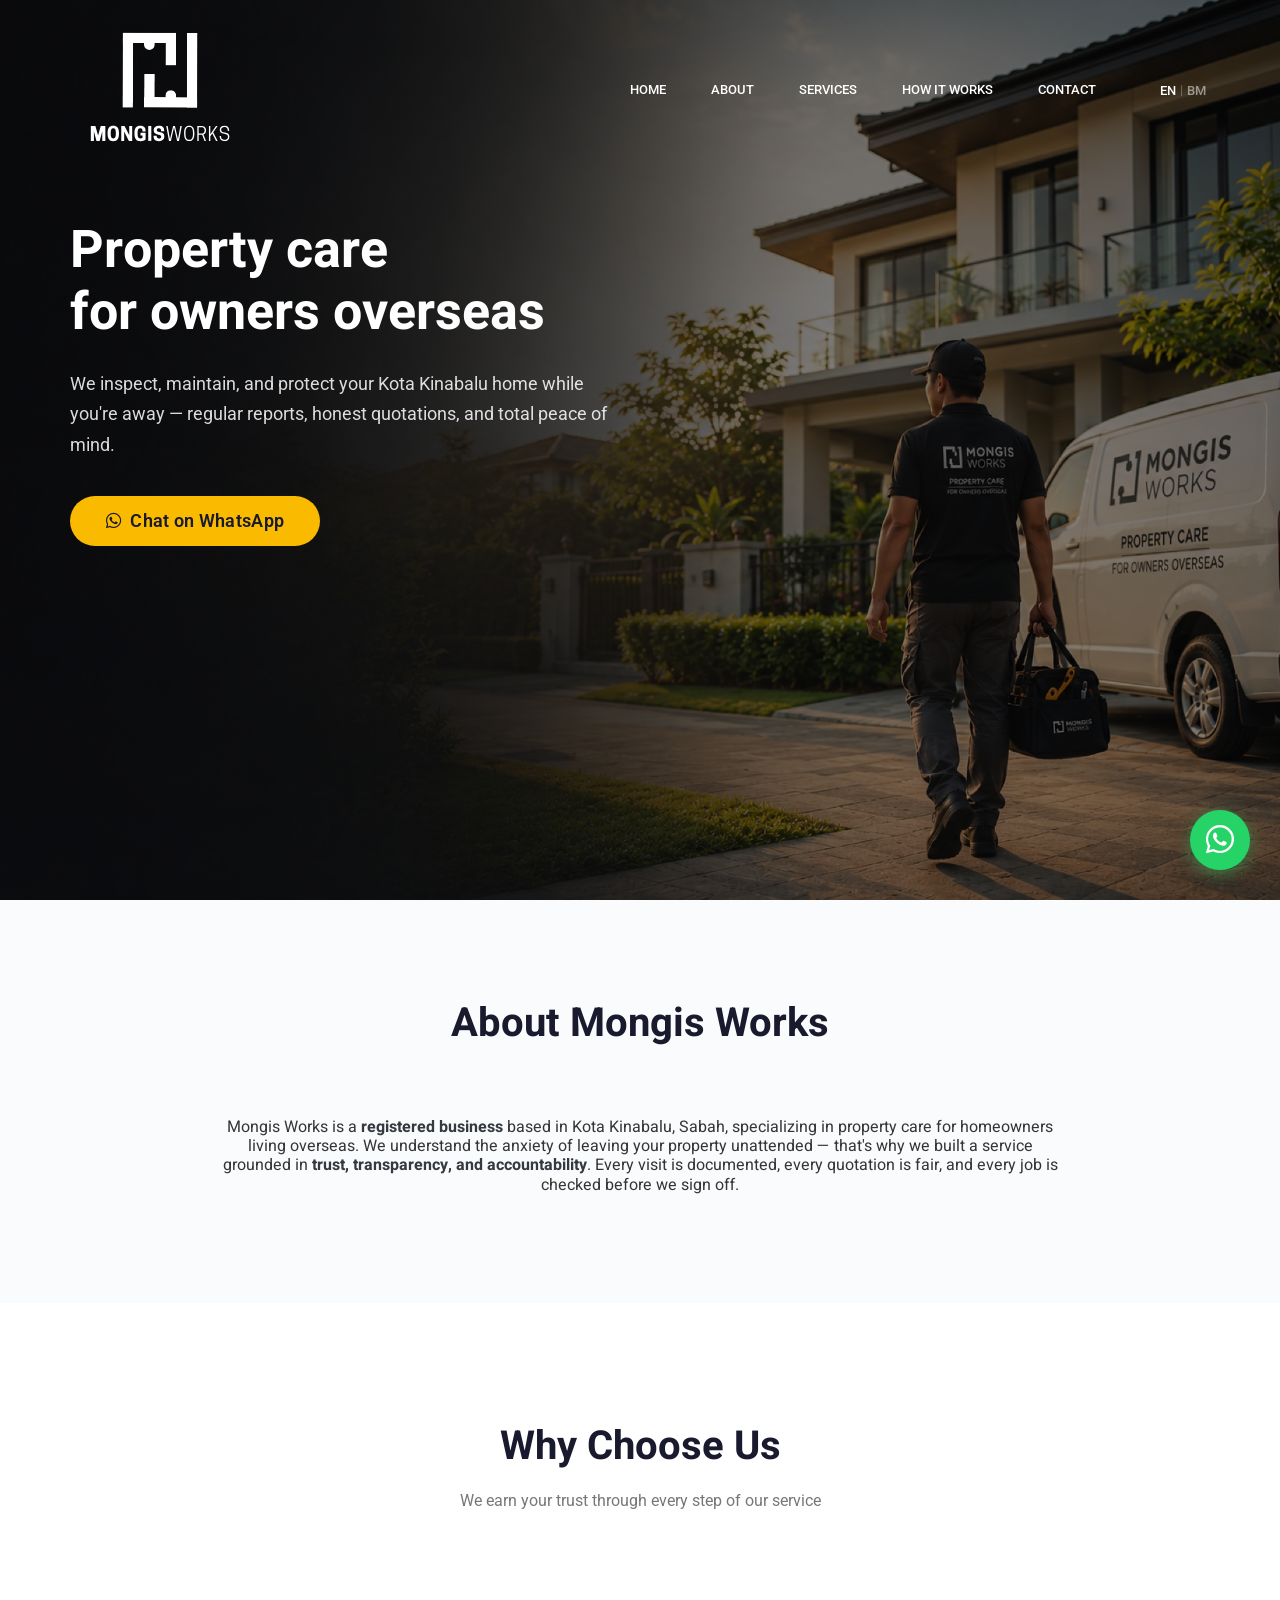
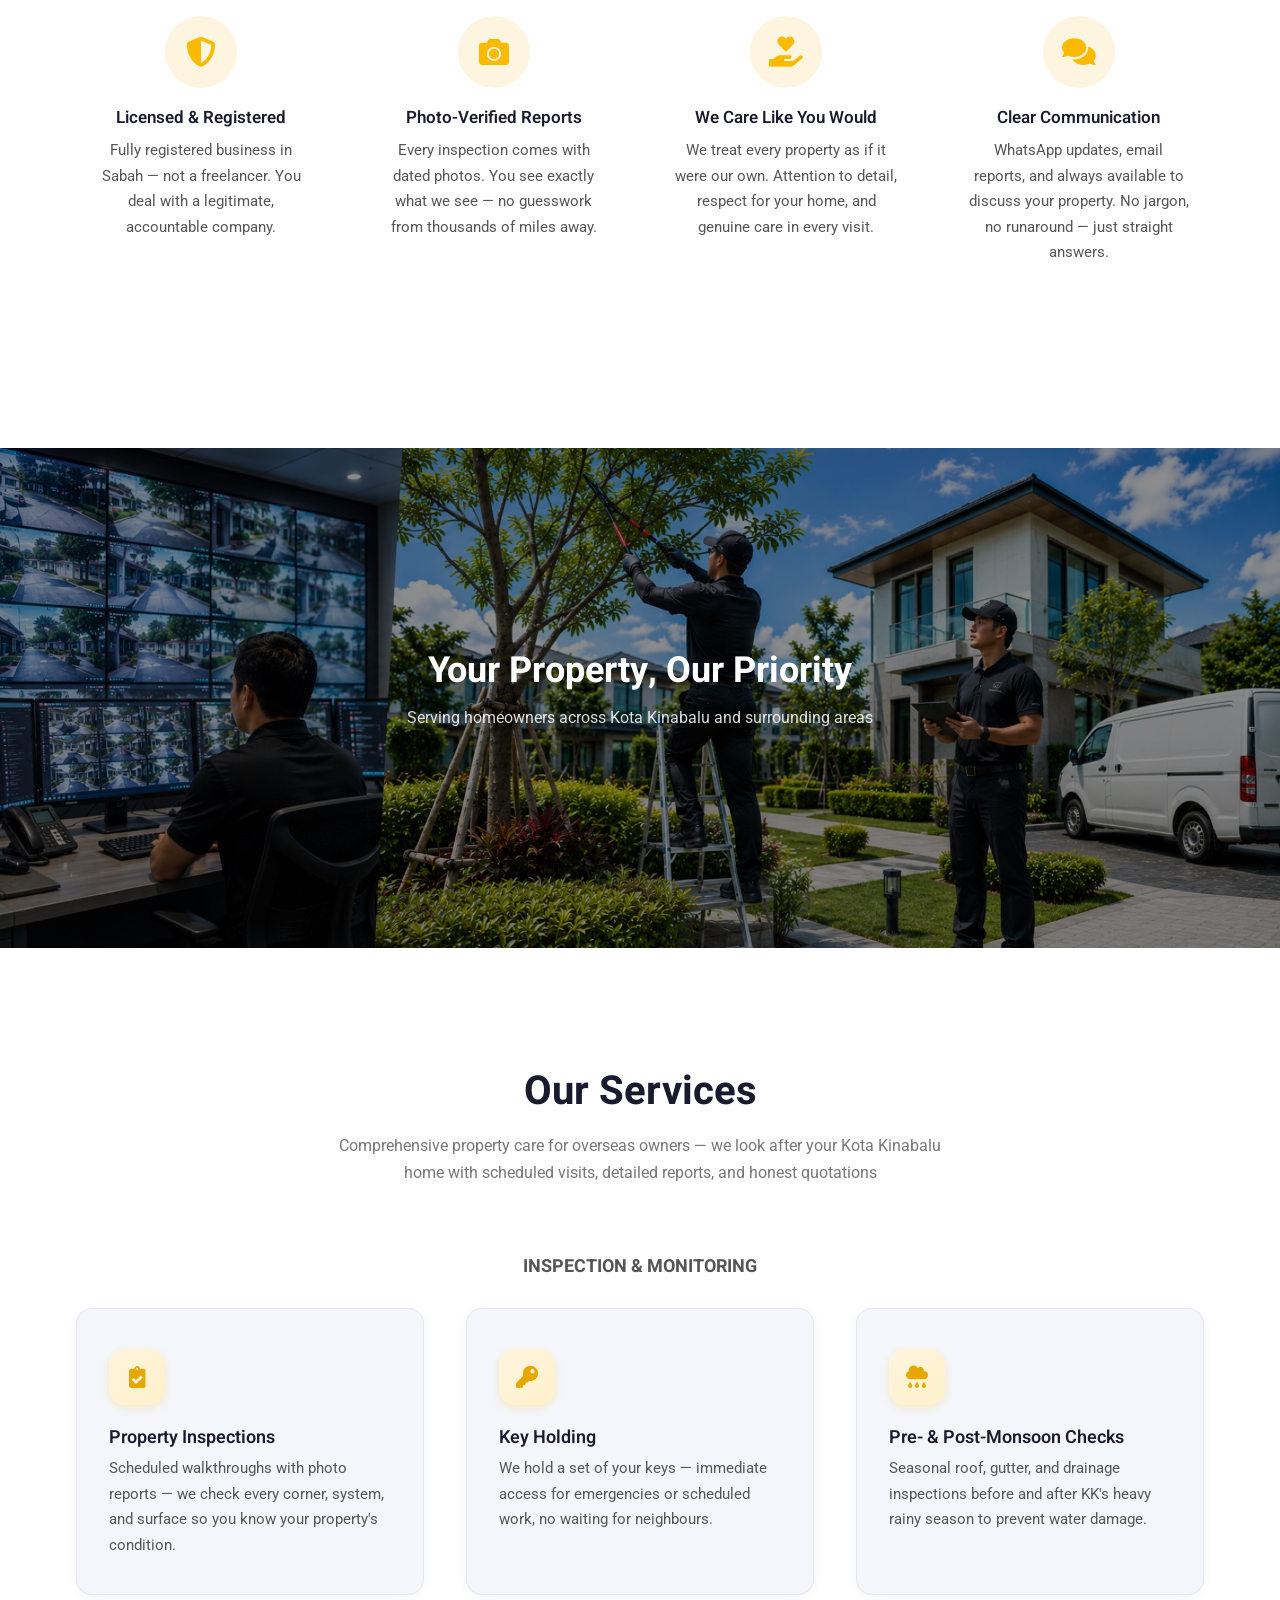
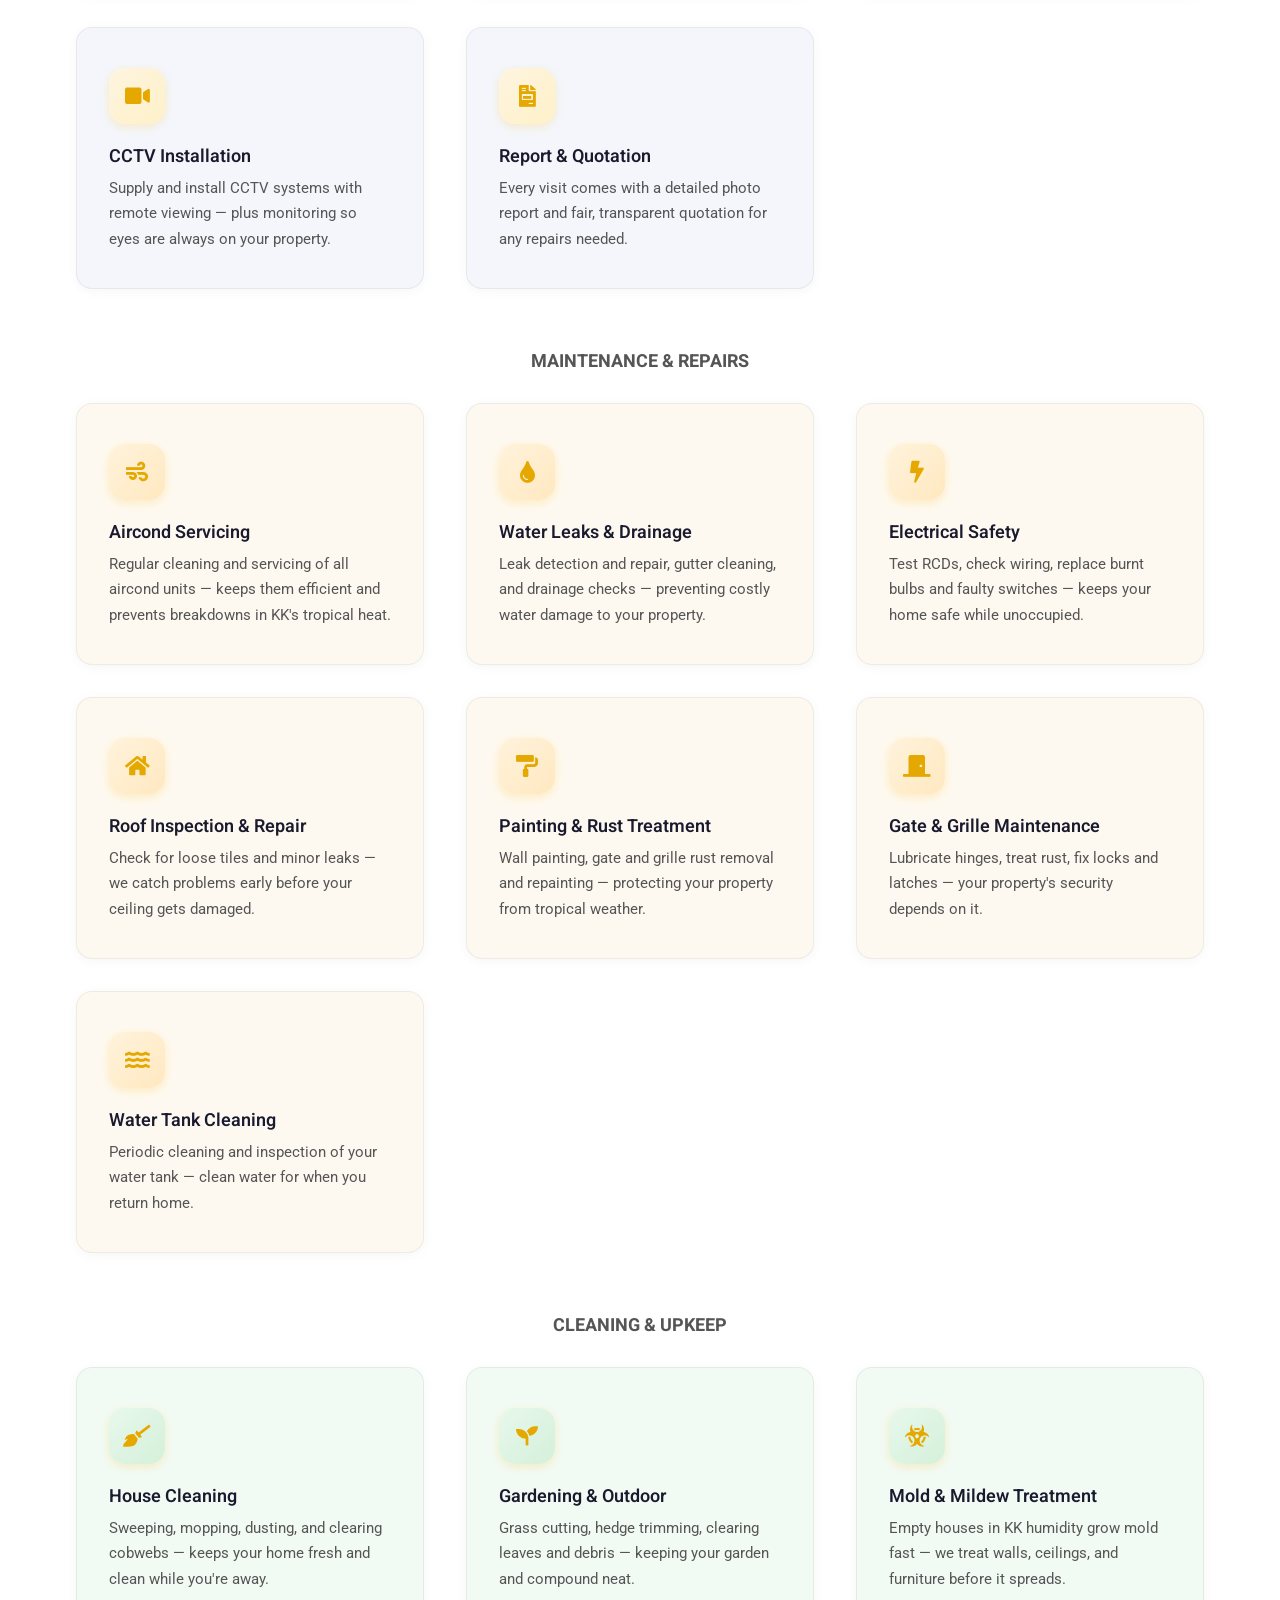
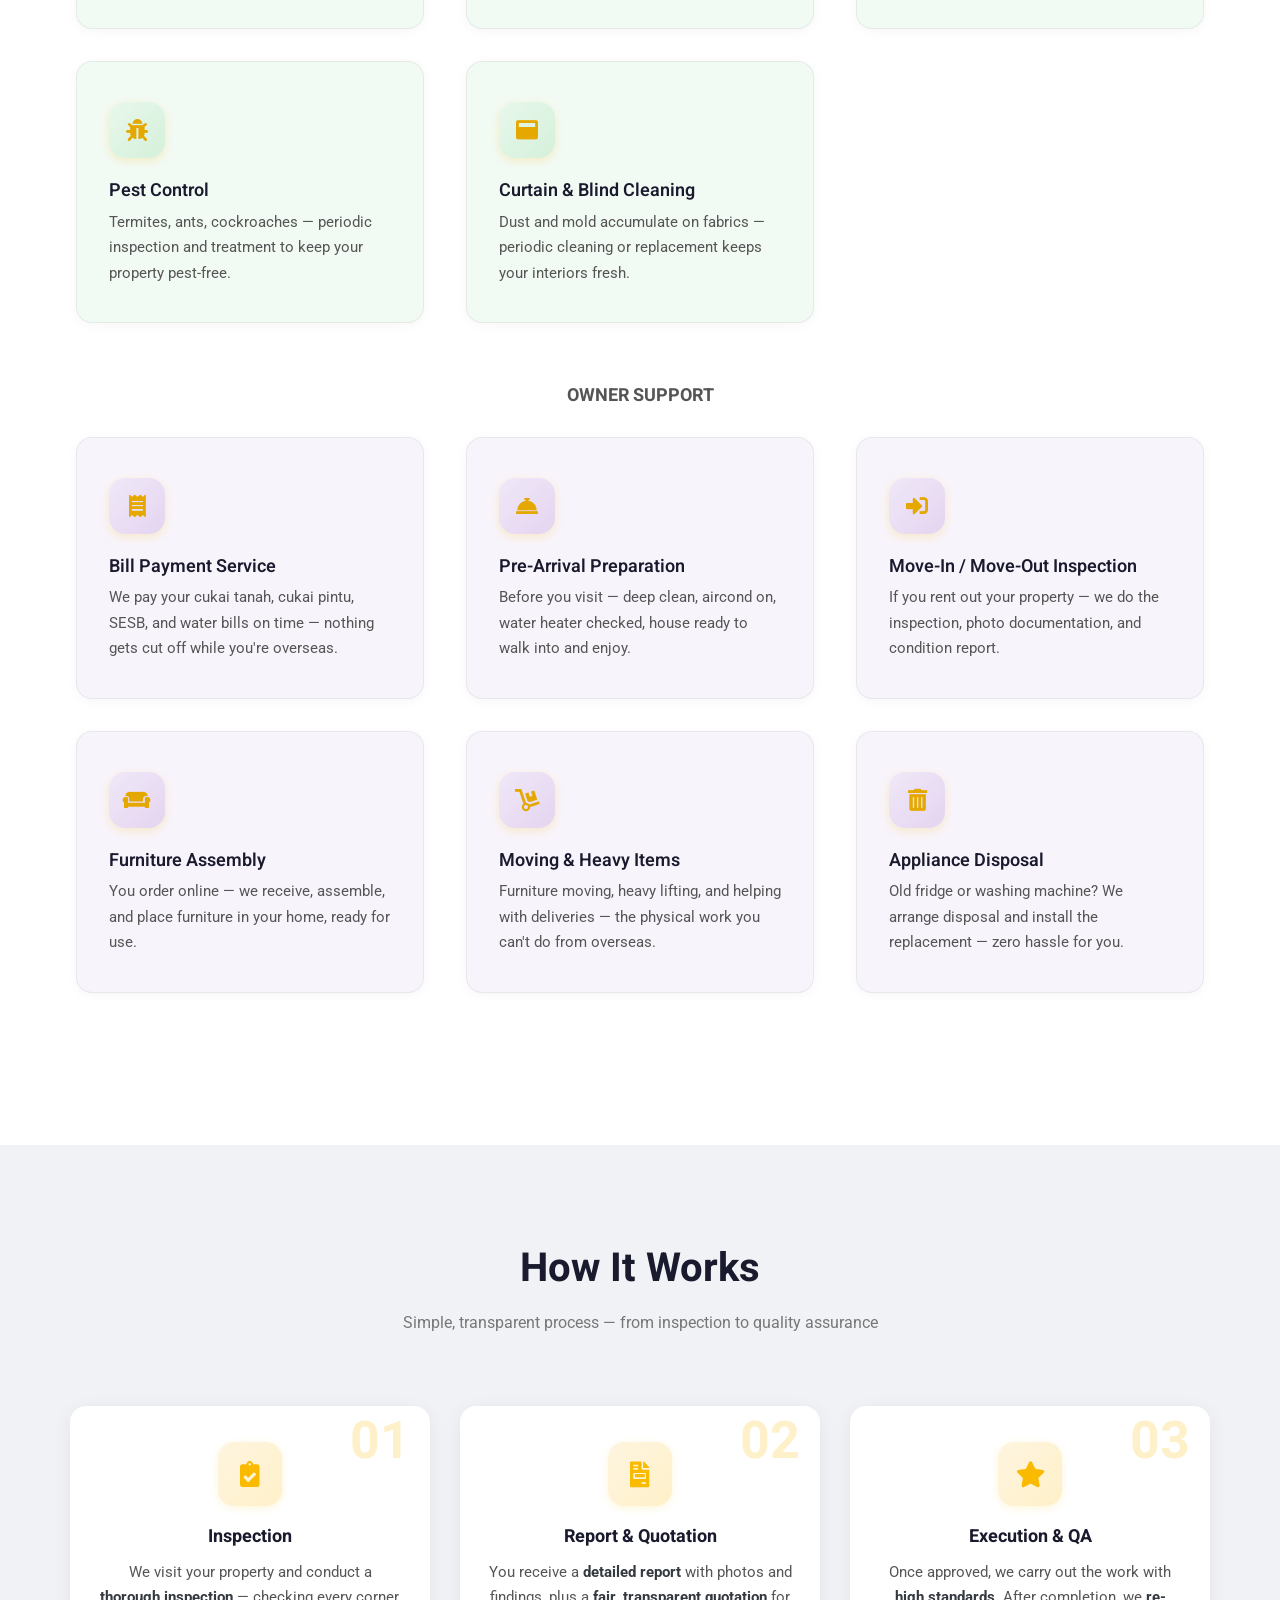
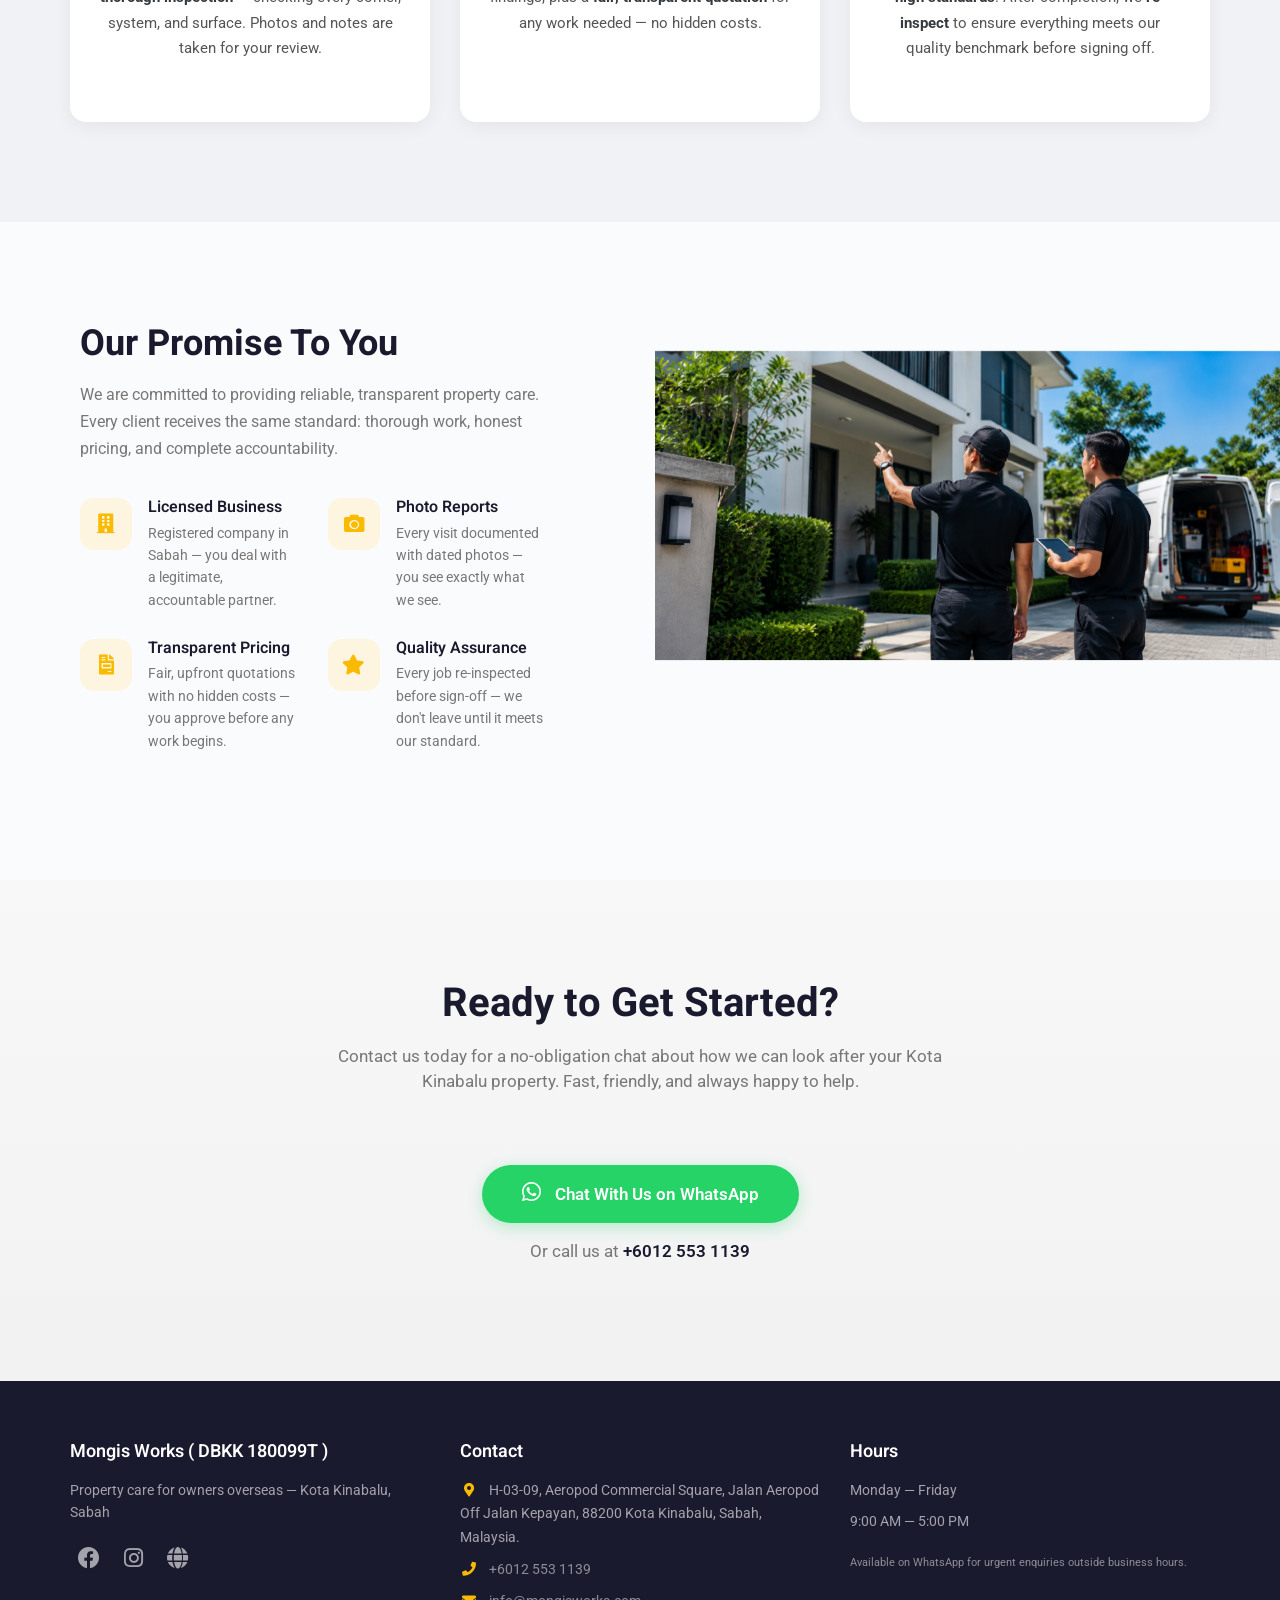
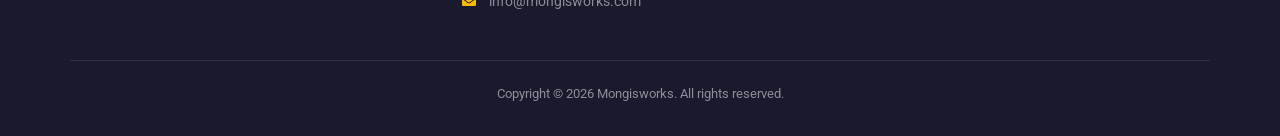
<file: index.html>
<!doctype html>
<html lang="en">

<head>
	<meta charset="utf-8">
	<meta name="viewport" content="width=device-width, initial-scale=1, shrink-to-fit=no">
	<meta name="description" content="Mongis Works — trusted property care in Kota Kinabalu, Sabah. Regular inspections, aircond servicing, plumbing, CCTV, gardening, painting, pest control &amp; maintenance for overseas homeowners. Contact us on WhatsApp today.">
	<meta name="keywords" content="property care Kota Kinabalu, absentee owner, home maintenance KK, overseas property management Sabah, house inspection, aircond servicing KK, gardening Kota Kinabalu, CCTV installation KK, property caretaker Sabah, plumbing KK, painting services KK, pest control Sabah, house cleaning Kota Kinabalu, roof repair KK">
	<meta name="robots" content="index, follow">
	<meta name="geo.region" content="MY-12">
	<meta name="geo.placename" content="Kota Kinabalu">
	<meta name="geo.position" content="5.9804;116.0735">
	<meta name="ICBM" content="5.9804, 116.0735">
	<link rel="canonical" href="https://www.mongisworks.com">
	<link rel="alternate" hreflang="en" href="https://www.mongisworks.com">
	<link rel="alternate" hreflang="ms" href="https://www.mongisworks.com/index_bm.html">
	<link rel="alternate" hreflang="x-default" href="https://www.mongisworks.com">

	<!-- Open Graph / Social -->
	<meta property="og:locale" content="en_MY">
	<meta property="og:site_name" content="Mongis Works">
	<meta property="og:title" content="Mongis Works — Trusted Property Care for Owners Overseas | Kota Kinabalu">
	<meta property="og:description" content="Peace of mind for property owners living away from KK. Inspections, maintenance, and emergency response for your home or investment.">
	<meta property="og:image" content="https://www.mongisworks.com/img/house1.jpg">
	<meta property="og:image:width" content="1920">
	<meta property="og:image:height" content="1280">
	<meta property="og:url" content="https://www.mongisworks.com">
	<meta property="og:type" content="website">
	<meta name="twitter:card" content="summary_large_image">

	<link rel="icon" href="img/logo-ver2/mongis-white-background.png" type="image/png">
	<title>Mongis Works — Property Care for Owners Overseas | Kota Kinabalu</title>

	<!-- Preconnect for external resources -->
	<link rel="preconnect" href="https://fonts.googleapis.com">
	<link rel="preconnect" href="https://fonts.gstatic.com" crossorigin>
	<link rel="preconnect" href="https://cdnjs.cloudflare.com">

	<!-- Google Fonts -->
	<link rel="stylesheet" href="https://fonts.googleapis.com/css?family=Heebo:300,400,500,700|Roboto:300,400,500,700&display=swap">

	<!-- Font Awesome 5 -->
	<link rel="stylesheet" href="https://cdnjs.cloudflare.com/ajax/libs/font-awesome/5.15.3/css/all.min.css" integrity="sha512-iBBXm8fW90+nuLcSKlbmrPcLa0OT92xO1BIsZ+ywDWZCvqsWgccV3gFoRBv0z+8dLJgyAHIhR35VZc2oM/gI1w==" crossorigin="anonymous">

	<!-- Stylesheets -->
	<link rel="stylesheet" href="css/bootstrap.min.css">
	<link rel="stylesheet" href="css/style.min.css">

	<!-- Preload hero image -->
	<link rel="preload" as="image" href="img/house1.jpg">
	<!-- Structured Data -->
	<script type="application/ld+json">
	[
	{
	  "@context": "https://schema.org",
	  "@type": "LocalBusiness",
	  "@id": "https://www.mongisworks.com/#business",
	  "name": "Mongis Works",
	  "description": "Trusted property care in Kota Kinabalu for overseas homeowners — inspections, aircond servicing, plumbing, CCTV, gardening, painting, and maintenance.",
	  "url": "https://www.mongisworks.com",
	  "telephone": "+60125531139",
	  "email": "info@mongisworks.com",
	  "image": "https://www.mongisworks.com/img/logo-ver2/mongis-white-background.png",
	  "areaServed": [
	    "Kota Kinabalu",
	    "Kepayan",
	    "Luyang",
	    "Penampang",
	    "Putatan",
	    "Likas",
	    "Sabah"
	  ],
	  "address": {
	    "@type": "PostalAddress",
	    "streetAddress": "H-03-09, Aeropod Commercial Square, Jalan Aeropod Off Jalan Kepayan",
	    "addressLocality": "Kota Kinabalu",
	    "addressRegion": "Sabah",
	    "postalCode": "88200",
	    "addressCountry": "MY"
	  },
	  "geo": {
	    "@type": "GeoCoordinates",
	    "latitude": "5.9804",
	    "longitude": "116.0735"
	  },
	  "openingHoursSpecification": {
	    "@type": "OpeningHoursSpecification",
	    "dayOfWeek": ["Monday", "Tuesday", "Wednesday", "Thursday", "Friday"],
	    "opens": "09:00",
	    "closes": "17:00"
	  },
	  "sameAs": [
	    "https://www.facebook.com/phisoft.my/",
	    "https://www.instagram.com/phisoft.my/"
	  ],
	  "priceRange": "\$\$",
	  "potentialAction": {
	    "@type": "CommunicateAction",
	    "name": "Contact on WhatsApp",
	    "target": {
	      "@type": "EntryPoint",
	      "urlTemplate": "https://wa.me/60125531139",
	      "actionPlatform": ["http://schema.org/DesktopWebPlatform", "http://schema.org/MobileWebPlatform"]
	    }
	  }
	},
	{
	  "@context": "https://schema.org",
	  "@type": "BreadcrumbList",
	  "itemListElement": [{
	    "@type": "ListItem",
	    "position": 1,
	    "name": "Home",
	    "item": "https://www.mongisworks.com"
	  }]
	},
	{
	  "@context": "https://schema.org",
	  "@type": "FAQPage",
	  "mainEntity": [{
	    "@type": "Question",
	    "name": "How does Mongis Works look after my property while I'm overseas?",
	    "acceptedAnswer": {
	      "@type": "Answer",
	      "text": "We follow a simple 3-step process: 1) Inspection — we visit your property for a thorough check with photos. 2) Report & Quotation — you receive a detailed report with fair pricing for any work needed. 3) Execution & QA — we complete the work and re-inspect to ensure quality before signing off."
	    }
	  }, {
	    "@type": "Question",
	    "name": "What areas do you cover in Kota Kinabalu?",
	    "acceptedAnswer": {
	      "@type": "Answer",
	      "text": "We cover Kota Kinabalu and surrounding areas including Kepayan, Luyang, Penampang, Putatan, Likas, and nearby locations in Sabah."
	    }
	  }, {
	    "@type": "Question",
	    "name": "What services do you provide for absentee property owners?",
	    "acceptedAnswer": {
	      "@type": "Answer",
	      "text": "We offer property inspections, key holding, aircond servicing, plumbing, electrical checks, roof inspection, painting, gardening, house cleaning, pest control, CCTV installation, pre-monsoon checks, bill payment, and pre-arrival preparation."
	    }
	  }]
	},
	{
	  "@context": "https://schema.org",
	  "@type": "Service",
	  "provider": {"@id": "https://www.mongisworks.com/#business"},
	  "name": "Property Inspection & Monitoring",
	  "description": "Scheduled property walkthroughs with photo reports, key holding, pre and post-monsoon checks, and CCTV installation in Kota Kinabalu.",
	  "areaServed": "Kota Kinabalu, Sabah"
	},
	{
	  "@context": "https://schema.org",
	  "@type": "Service",
	  "provider": {"@id": "https://www.mongisworks.com/#business"},
	  "name": "Home Maintenance & Repairs",
	  "description": "Aircond servicing, plumbing, electrical, roof repair, painting, and gate maintenance for properties in Kota Kinabalu, Sabah.",
	  "areaServed": "Kota Kinabalu, Sabah"
	},
	{
	  "@context": "https://schema.org",
	  "@type": "Service",
	  "provider": {"@id": "https://www.mongisworks.com/#business"},
	  "name": "House Cleaning & Upkeep",
	  "description": "House cleaning, gardening, mold treatment, pest control, and curtain cleaning services in Kota Kinabalu, Sabah.",
	  "areaServed": "Kota Kinabalu, Sabah"
	}
	]
	</script>
</head>

<body>

	<!--================Header =================-->
	<header class="header_area">
		<div class="main_menu" id="mainNav">
			<nav class="navbar navbar-expand-lg navbar-light">
				<div class="container">
					<a class="navbar-brand" href="index.html">
						<img class="logo-width-20" src="img/logo-ver2/mongis-white.svg" alt="Mongis Works logo" width="1440" height="1440">
						<img class="logo-width-13" src="img/logo-ver2/mongis-ori.svg" alt="Mongis Works logo" width="1440" height="1440">
					</a>
					<button class="navbar-toggler" type="button" data-toggle="collapse"
						data-target="#navbarSupportedContent" aria-controls="navbarSupportedContent"
						aria-expanded="false" aria-label="Toggle navigation">
						<span class="icon-bar"></span>
						<span class="icon-bar"></span>
						<span class="icon-bar"></span>
					</button>
					<div class="collapse navbar-collapse" id="navbarSupportedContent">
						<ul class="nav navbar-nav menu_nav ml-auto">
							<li class="nav-item active"><a class="nav-link" href="#">Home</a></li>
							<li class="nav-item"><a class="nav-link" href="#about">About</a></li>
							<li class="nav-item submenu dropdown">
								<a class="nav-link dropdown-toggle" href="#feature" data-toggle="dropdown" role="button" aria-haspopup="true" aria-expanded="false">Services</a>
								<ul class="dropdown-menu">
									<li class="nav-item"><a class="nav-link" href="#feature">All Services</a></li>
									<li class="nav-item"><a class="nav-link" href="#services-inspection">Inspection &amp; Monitoring</a></li>
									<li class="nav-item"><a class="nav-link" href="#services-maintenance">Maintenance &amp; Repairs</a></li>
									<li class="nav-item"><a class="nav-link" href="#services-cleaning">Cleaning &amp; Upkeep</a></li>
									<li class="nav-item"><a class="nav-link" href="#services-owner">Owner Support</a></li>
								</ul>
							</li>
							<li class="nav-item"><a class="nav-link" href="#how-it-works">How It Works</a></li>
							<li class="nav-item"><a class="nav-link" href="#contact">Contact</a></li>
							<li class="nav-item lang-switch"><span class="nav-link lang-label">EN</span><span class="lang-sep">|</span><a class="nav-link lang-link" href="index_bm.html" title="Bahasa Malaysia">BM</a></li>
						</ul>
					</div>
				</div>
			</nav>
		</div>
	</header>
	<!--================End Header =================-->

	<!--================Hero Banner =================-->
	<section class="home_banner_area" id="hero">
		<div class="banner_inner">
			<div class="container">
				<div class="row">
					<div class="col-lg-8">
						<div class="banner_content">
							<h1 class="animated fadeInUp">Property care <br>for owners overseas</h1>
							<p class="animated fadeInUp">We inspect, maintain, and protect your Kota Kinabalu home while you're away — regular reports, honest quotations, and total peace of mind.</p>
							<a class="banner_btn animated fadeInUp shadow" href="https://wa.me/60125531139?text=Hi%20Mongis%20Works%2C%20I%20would%20like%20to%20enquire%20about%20your%20services." target="_blank" rel="noopener"><i class="fab fa-whatsapp mr-2"></i>Chat on WhatsApp</a>
						</div>
					</div>
				</div>
			</div>
		</div>
	</section>
	<!--================End Hero Banner =================-->

	<!--================About =================-->
	<section class="furniture_area p_160" id="about" data-spy="scroll" data-target="#mainNav" data-offset="0">
		<div class="container">
			<div class="main_title animated fadeInUp">
				<h2>About Mongis Works</h2>
			</div>
			<div class="animated fadeInUp row">
				<div class="col-lg-1"></div>
				<div class="desc col-lg-10">
					<h5 class="font-weight-normal text-center ml-3 ml-lg-5 mr-3 mr-lg-5">
						Mongis Works is a <span class="text-dark font-weight-bold">registered business</span> based in Kota Kinabalu, Sabah, specializing in property care for homeowners living overseas. We understand the anxiety of leaving your property unattended — that's why we built a service grounded in <span class="text-dark font-weight-bold">trust, transparency, and accountability</span>. Every visit is documented, every quotation is fair, and every job is checked before we sign off.</h5>
				</div>
				<div class="col-lg-1"></div>
			</div>
		</div>
	</section>
	<!--================End About =================-->

	<!--================Why Choose Us =================-->
	<section class="why-us p_120">
		<div class="container">
			<div class="main_title animated fadeInUp">
				<h2>Why Choose Us</h2>
				<p>We earn your trust through every step of our service</p>
			</div>
			<div class="row">
				<div class="col-lg-3 col-md-6 animated fadeInUp">
					<div class="trust-card">
						<div class="trust-icon"><i class="fas fa-shield-alt"></i></div>
						<h4>Licensed & Registered</h4>
						<p>Fully registered business in Sabah — not a freelancer. You deal with a legitimate, accountable company.</p>
					</div>
				</div>
				<div class="col-lg-3 col-md-6 animated fadeInUp">
					<div class="trust-card">
						<div class="trust-icon"><i class="fas fa-camera"></i></div>
						<h4>Photo-Verified Reports</h4>
						<p>Every inspection comes with dated photos. You see exactly what we see — no guesswork from thousands of miles away.</p>
					</div>
				</div>
				<div class="col-lg-3 col-md-6 animated fadeInUp">
					<div class="trust-card">
						<div class="trust-icon"><i class="fas fa-hand-holding-heart"></i></div>
						<h4>We Care Like You Would</h4>
						<p>We treat every property as if it were our own. Attention to detail, respect for your home, and genuine care in every visit.</p>
					</div>
				</div>
				<div class="col-lg-3 col-md-6 animated fadeInUp">
					<div class="trust-card">
						<div class="trust-icon"><i class="fas fa-comments"></i></div>
						<h4>Clear Communication</h4>
						<p>WhatsApp updates, email reports, and always available to discuss your property. No jargon, no runaround — just straight answers.</p>
					</div>
				</div>
			</div>
		</div>
	</section>
	<!--================End Why Choose Us =================-->

	<!--================Projects Gallery =================-->
	<section class="projects_showcase">
		<div class="showcase-overlay">
			<div class="container text-center">
				<h2>Your Property, Our Priority</h2>
				<p>Serving homeowners across Kota Kinabalu and surrounding areas</p>
			</div>
		</div>
	</section>
	<!--================End Projects Gallery =================-->

	<!--================Services =================-->
	<section class="feature_area p_120" id="feature">
		<div class="container">
			<div class="main_title animated fadeInUp">
				<h2>Our Services</h2>
				<p>Comprehensive property care for overseas owners — we look after your Kota Kinabalu home with scheduled visits, detailed reports, and honest quotations</p>
			</div>

			<!-- Inspection & Monitoring -->
				<div class="main_title sub_title animated fadeInUp mt-0" id="services-inspection">
				<h4 class="text-uppercase">Inspection &amp; Monitoring</h4>
			</div>
			<div class="row feature_inner">
				<div class="col-lg-4 col-md-6 animated fadeInUp">
					<div class="feature_item">
						<div class="icon-circle"><i class="fas fa-clipboard-check"></i></div>
						<h4>Property Inspections</h4>
						<p>Scheduled walkthroughs with photo reports — we check every corner, system, and surface so you know your property's condition.</p>
					</div>
				</div>
				<div class="col-lg-4 col-md-6 animated fadeInUp">
					<div class="feature_item">
						<div class="icon-circle"><i class="fas fa-key"></i></div>
						<h4>Key Holding</h4>
						<p>We hold a set of your keys — immediate access for emergencies or scheduled work, no waiting for neighbours.</p>
					</div>
				</div>
				<div class="col-lg-4 col-md-6 animated fadeInUp">
					<div class="feature_item">
						<div class="icon-circle"><i class="fas fa-cloud-rain"></i></div>
						<h4>Pre- &amp; Post-Monsoon Checks</h4>
						<p>Seasonal roof, gutter, and drainage inspections before and after KK's heavy rainy season to prevent water damage.</p>
					</div>
				</div>
				<div class="col-lg-4 col-md-6 animated fadeInUp">
					<div class="feature_item">
						<div class="icon-circle"><i class="fas fa-video"></i></div>
						<h4>CCTV Installation</h4>
						<p>Supply and install CCTV systems with remote viewing — plus monitoring so eyes are always on your property.</p>
					</div>
				</div>
				<div class="col-lg-4 col-md-6 animated fadeInUp">
					<div class="feature_item">
						<div class="icon-circle"><i class="fas fa-file-invoice"></i></div>
						<h4>Report &amp; Quotation</h4>
						<p>Every visit comes with a detailed photo report and fair, transparent quotation for any repairs needed.</p>
					</div>
				</div>
			</div>

			<!-- Maintenance & Repairs -->
			<div class="main_title sub_title animated fadeInUp" id="services-maintenance">
				<h4 class="text-uppercase">Maintenance &amp; Repairs</h4>
			</div>
			<div class="row feature_inner cat-maintenance">
				<div class="col-lg-4 col-md-6 animated fadeInUp">
					<div class="feature_item">
						<div class="icon-circle"><i class="fas fa-wind"></i></div>
						<h4>Aircond Servicing</h4>
						<p>Regular cleaning and servicing of all aircond units — keeps them efficient and prevents breakdowns in KK's tropical heat.</p>
					</div>
				</div>
				<div class="col-lg-4 col-md-6 animated fadeInUp">
					<div class="feature_item">
						<div class="icon-circle"><i class="fas fa-tint"></i></div>
						<h4>Water Leaks &amp; Drainage</h4>
						<p>Leak detection and repair, gutter cleaning, and drainage checks — preventing costly water damage to your property.</p>
					</div>
				</div>
				<div class="col-lg-4 col-md-6 animated fadeInUp">
					<div class="feature_item">
						<div class="icon-circle"><i class="fas fa-bolt"></i></div>
						<h4>Electrical Safety</h4>
						<p>Test RCDs, check wiring, replace burnt bulbs and faulty switches — keeps your home safe while unoccupied.</p>
					</div>
				</div>
				<div class="col-lg-4 col-md-6 animated fadeInUp">
					<div class="feature_item">
						<div class="icon-circle"><i class="fas fa-home"></i></div>
						<h4>Roof Inspection &amp; Repair</h4>
						<p>Check for loose tiles and minor leaks — we catch problems early before your ceiling gets damaged.</p>
					</div>
				</div>
				<div class="col-lg-4 col-md-6 animated fadeInUp">
					<div class="feature_item">
						<div class="icon-circle"><i class="fas fa-paint-roller"></i></div>
						<h4>Painting &amp; Rust Treatment</h4>
						<p>Wall painting, gate and grille rust removal and repainting — protecting your property from tropical weather.</p>
					</div>
				</div>
				<div class="col-lg-4 col-md-6 animated fadeInUp">
					<div class="feature_item">
						<div class="icon-circle"><i class="fas fa-door-closed"></i></div>
						<h4>Gate &amp; Grille Maintenance</h4>
						<p>Lubricate hinges, treat rust, fix locks and latches — your property's security depends on it.</p>
					</div>
				</div>
				<div class="col-lg-4 col-md-6 animated fadeInUp">
					<div class="feature_item">
						<div class="icon-circle"><i class="fas fa-water"></i></div>
						<h4>Water Tank Cleaning</h4>
						<p>Periodic cleaning and inspection of your water tank — clean water for when you return home.</p>
					</div>
				</div>
			</div>

			<!-- Cleaning & Upkeep -->
			<div class="main_title sub_title animated fadeInUp" id="services-cleaning">
				<h4 class="text-uppercase">Cleaning &amp; Upkeep</h4>
			</div>
			<div class="row feature_inner cat-cleaning">
				<div class="col-lg-4 col-md-6 animated fadeInUp">
					<div class="feature_item">
						<div class="icon-circle"><i class="fas fa-broom"></i></div>
						<h4>House Cleaning</h4>
						<p>Sweeping, mopping, dusting, and clearing cobwebs — keeps your home fresh and clean while you're away.</p>
					</div>
				</div>
				<div class="col-lg-4 col-md-6 animated fadeInUp">
					<div class="feature_item">
						<div class="icon-circle"><i class="fas fa-seedling"></i></div>
						<h4>Gardening &amp; Outdoor</h4>
						<p>Grass cutting, hedge trimming, clearing leaves and debris — keeping your garden and compound neat.</p>
					</div>
				</div>
				<div class="col-lg-4 col-md-6 animated fadeInUp">
					<div class="feature_item">
						<div class="icon-circle"><i class="fas fa-biohazard"></i></div>
						<h4>Mold &amp; Mildew Treatment</h4>
						<p>Empty houses in KK humidity grow mold fast — we treat walls, ceilings, and furniture before it spreads.</p>
					</div>
				</div>
				<div class="col-lg-4 col-md-6 animated fadeInUp">
					<div class="feature_item">
						<div class="icon-circle"><i class="fas fa-bug"></i></div>
						<h4>Pest Control</h4>
						<p>Termites, ants, cockroaches — periodic inspection and treatment to keep your property pest-free.</p>
					</div>
				</div>
				<div class="col-lg-4 col-md-6 animated fadeInUp">
					<div class="feature_item">
						<div class="icon-circle"><i class="fas fa-window-maximize"></i></div>
						<h4>Curtain &amp; Blind Cleaning</h4>
						<p>Dust and mold accumulate on fabrics — periodic cleaning or replacement keeps your interiors fresh.</p>
					</div>
				</div>
			</div>

			<!-- Owner Support -->
			<div class="main_title sub_title animated fadeInUp" id="services-owner">
				<h4 class="text-uppercase">Owner Support</h4>
			</div>
			<div class="row feature_inner cat-owner">
				<div class="col-lg-4 col-md-6 animated fadeInUp">
					<div class="feature_item">
						<div class="icon-circle"><i class="fas fa-receipt"></i></div>
						<h4>Bill Payment Service</h4>
						<p>We pay your cukai tanah, cukai pintu, SESB, and water bills on time — nothing gets cut off while you're overseas.</p>
					</div>
				</div>
				<div class="col-lg-4 col-md-6 animated fadeInUp">
					<div class="feature_item">
						<div class="icon-circle"><i class="fas fa-concierge-bell"></i></div>
						<h4>Pre-Arrival Preparation</h4>
						<p>Before you visit — deep clean, aircond on, water heater checked, house ready to walk into and enjoy.</p>
					</div>
				</div>
				<div class="col-lg-4 col-md-6 animated fadeInUp">
					<div class="feature_item">
						<div class="icon-circle"><i class="fas fa-sign-in-alt"></i></div>
						<h4>Move-In / Move-Out Inspection</h4>
						<p>If you rent out your property — we do the inspection, photo documentation, and condition report.</p>
					</div>
				</div>
				<div class="col-lg-4 col-md-6 animated fadeInUp">
					<div class="feature_item">
						<div class="icon-circle"><i class="fas fa-couch"></i></div>
						<h4>Furniture Assembly</h4>
						<p>You order online — we receive, assemble, and place furniture in your home, ready for use.</p>
					</div>
				</div>
				<div class="col-lg-4 col-md-6 animated fadeInUp">
					<div class="feature_item">
						<div class="icon-circle"><i class="fas fa-dolly"></i></div>
						<h4>Moving &amp; Heavy Items</h4>
						<p>Furniture moving, heavy lifting, and helping with deliveries — the physical work you can't do from overseas.</p>
					</div>
				</div>
				<div class="col-lg-4 col-md-6 animated fadeInUp">
					<div class="feature_item">
						<div class="icon-circle"><i class="fas fa-trash-alt"></i></div>
						<h4>Appliance Disposal</h4>
						<p>Old fridge or washing machine? We arrange disposal and install the replacement — zero hassle for you.</p>
					</div>
				</div>
			</div>

		</div>
	</section>
	<!--================End Services =================-->

	<!--================How It Works =================-->
	<section class="how-it-works p_120" id="how-it-works">
		<div class="container">
			<div class="main_title animated fadeInUp">
				<h2>How It Works</h2>
				<p>Simple, transparent process — from inspection to quality assurance</p>
			</div>
			<div class="row">
				<div class="col-lg-4 col-md-6 animated fadeInUp">
					<div class="step-card">
						<div class="step-number">01</div>
						<div class="step-icon"><i class="fas fa-clipboard-check"></i></div>
						<h4>Inspection</h4>
						<p>We visit your property and conduct a <span class="text-dark font-weight-bold">thorough inspection</span> — checking every corner, system, and surface. Photos and notes are taken for your review.</p>
					</div>
				</div>
				<div class="col-lg-4 col-md-6 animated fadeInUp">
					<div class="step-card">
						<div class="step-number">02</div>
						<div class="step-icon"><i class="fas fa-file-invoice"></i></div>
						<h4>Report &amp; Quotation</h4>
						<p>You receive a <span class="text-dark font-weight-bold">detailed report</span> with photos and findings, plus a <span class="text-dark font-weight-bold">fair, transparent quotation</span> for any work needed — no hidden costs.</p>
					</div>
				</div>
				<div class="col-lg-4 col-md-6 animated fadeInUp">
					<div class="step-card">
						<div class="step-number">03</div>
						<div class="step-icon"><i class="fas fa-star"></i></div>
						<h4>Execution &amp; QA</h4>
						<p>Once approved, we carry out the work with <span class="text-dark font-weight-bold">high standards</span>. After completion, we <span class="text-dark font-weight-bold">re-inspect</span> to ensure everything meets our quality benchmark before signing off.</p>
					</div>
				</div>
			</div>
		</div>
	</section>
	<!--================End How It Works =================-->

	<!--================Our Promise =================-->
	<section class="promise-section" id="work">
		<div class="container-fluid px-0">
			<div class="row g-0 align-items-center">
				<div class="col-lg-6">
					<div class="promise-content">
						<div class="main_title text-left animated fadeInUp">
							<h2>Our Promise To You</h2>
							<p style="max-width: none; margin: 16px 0 0;">We are committed to providing reliable, transparent property care. Every client receives the same standard: thorough work, honest pricing, and complete accountability.</p>
						</div>
						<div class="row promise-values">
							<div class="col-sm-6 animated fadeInUp">
								<div class="promise-item">
									<div class="promise-icon"><i class="fas fa-building"></i></div>
									<div>
										<h5>Licensed Business</h5>
										<p>Registered company in Sabah — you deal with a legitimate, accountable partner.</p>
									</div>
								</div>
							</div>
							<div class="col-sm-6 animated fadeInUp">
								<div class="promise-item">
									<div class="promise-icon"><i class="fas fa-camera"></i></div>
									<div>
										<h5>Photo Reports</h5>
										<p>Every visit documented with dated photos — you see exactly what we see.</p>
									</div>
								</div>
							</div>
							<div class="col-sm-6 animated fadeInUp">
								<div class="promise-item">
									<div class="promise-icon"><i class="fas fa-file-invoice"></i></div>
									<div>
										<h5>Transparent Pricing</h5>
										<p>Fair, upfront quotations with no hidden costs — you approve before any work begins.</p>
									</div>
								</div>
							</div>
							<div class="col-sm-6 animated fadeInUp">
								<div class="promise-item">
									<div class="promise-icon"><i class="fas fa-star"></i></div>
									<div>
										<h5>Quality Assurance</h5>
										<p>Every job re-inspected before sign-off — we don't leave until it meets our standard.</p>
									</div>
								</div>
							</div>
						</div>
					</div>
				</div>
				<div class="col-lg-6">
					<div class="promise-image">
						<img src="img/home3.jpg" alt="Mongis Works property care team" loading="lazy">
					</div>
				</div>
			</div>
		</div>
	</section>
	<!--================End Our Promise =================-->

	<!--================Contact CTA =================-->
	<section class="contact-cta" id="contact">
		<div class="container text-center">
			<div class="main_title animated fadeInUp">
				<h2>Ready to Get Started?</h2>
				<p>Contact us today for a no-obligation chat about how we can look after your Kota Kinabalu property. Fast, friendly, and always happy to help.</p>
			</div>
			<a href="https://wa.me/60125531139?text=Hi%20Mongis%20Works%2C%20I%20would%20like%20to%20enquire%20about%20your%20services." class="whatsapp-cta-btn" target="_blank" rel="noopener">
				<i class="fab fa-whatsapp"></i> Chat With Us on WhatsApp
			</a>
			<p class="whatsapp-sub mt-3">Or call us at <a href="tel:+60125531139">+6012 553 1139</a></p>
		</div>
	</section>
	<!--================End Contact CTA =================-->

	<!--================Footer =================-->
	<footer class="footer_area">
		<div class="container">
			<div class="row footer-inner">
				<div class="col-lg-4 mb-4 mb-lg-0">
					<h5 class="footer-heading">Mongis Works ( DBKK 180099T )</h5>
					<p class="footer-tagline">Property care for owners overseas &mdash; Kota Kinabalu, Sabah</p>
					<div class="footer-social-links mt-3">
						<ul class="d-flex list-unstyled">
							<li><a href="https://www.facebook.com/phisoft.my/" aria-label="Facebook"><i class="icn fab fa-facebook"></i></a></li>
							<li class="ml-2"><a href="https://www.instagram.com/phisoft.my/" aria-label="Instagram"><i class="icn fab fa-instagram"></i></a></li>
							<li class="ml-2"><a href="https://www.phisoft.my/" aria-label="Website"><i class="icn fas fa-globe"></i></a></li>
						</ul>
					</div>
				</div>
				<div class="col-lg-4 mb-4 mb-lg-0">
					<h5 class="footer-heading">Contact</h5>
					<ul class="list-unstyled footer-contact">
						<li class="mb-2"><i class="fas fa-map-marker-alt mr-2"></i> H-03-09, Aeropod Commercial Square, Jalan Aeropod Off Jalan Kepayan, 88200 Kota Kinabalu, Sabah, Malaysia.</li>
						<li class="mb-2"><i class="fas fa-phone mr-2"></i> <a href="tel:+60125531139" class="text-white-50">+6012 553 1139</a></li>
						<li><i class="fas fa-envelope mr-2"></i> <a href="mailto:info@mongisworks.com" class="text-white-50">info@mongisworks.com</a></li>
					</ul>
				</div>
				<div class="col-lg-4">
					<h5 class="footer-heading">Hours</h5>
					<ul class="list-unstyled footer-contact">
						<li class="mb-2">Monday &mdash; Friday</li>
						<li class="mb-2">9:00 AM &mdash; 5:00 PM</li>
						<li class="text-white-50 small mt-3">Available on WhatsApp for urgent enquiries outside business hours.</li>
					</ul>
				</div>
			</div>
			<hr class="footer-divider">
			<div class="row">
				<div class="col-12 text-center">
					<p class="text-white-50 small mb-0">Copyright &copy;
						<script>document.write(new Date().getFullYear());</script> Mongisworks. All rights reserved.
					</p>
				</div>
			</div>
		</div>
	</footer>
	<!--================End Footer =================-->

	<!--================WhatsApp Float Button =================-->
	<a href="https://wa.me/60125531139?text=Hi%20Mongis%20Works%2C%20I%20would%20like%20to%20enquire%20about%20your%20services." class="whatsapp-float" target="_blank" rel="noopener" aria-label="Chat with us on WhatsApp">
		<i class="fab fa-whatsapp"></i>
	</a>
	<!--================End WhatsApp Float Button =================-->

	<!--================Back to Top =================-->
	<div class="back-to-top" id="backToTop" aria-label="Back to top">
		<i class="fas fa-chevron-up"></i>
	</div>
	<!--================End Back to Top =================-->

	<!-- JavaScript -->
	<script src="js/jquery-3.2.1.min.js" defer></script>
	<script src="js/popper.js" defer></script>
	<script src="js/bootstrap.min.js" defer></script>
	<script src="js/theme.js" defer></script>

</body>

</html>
</file>
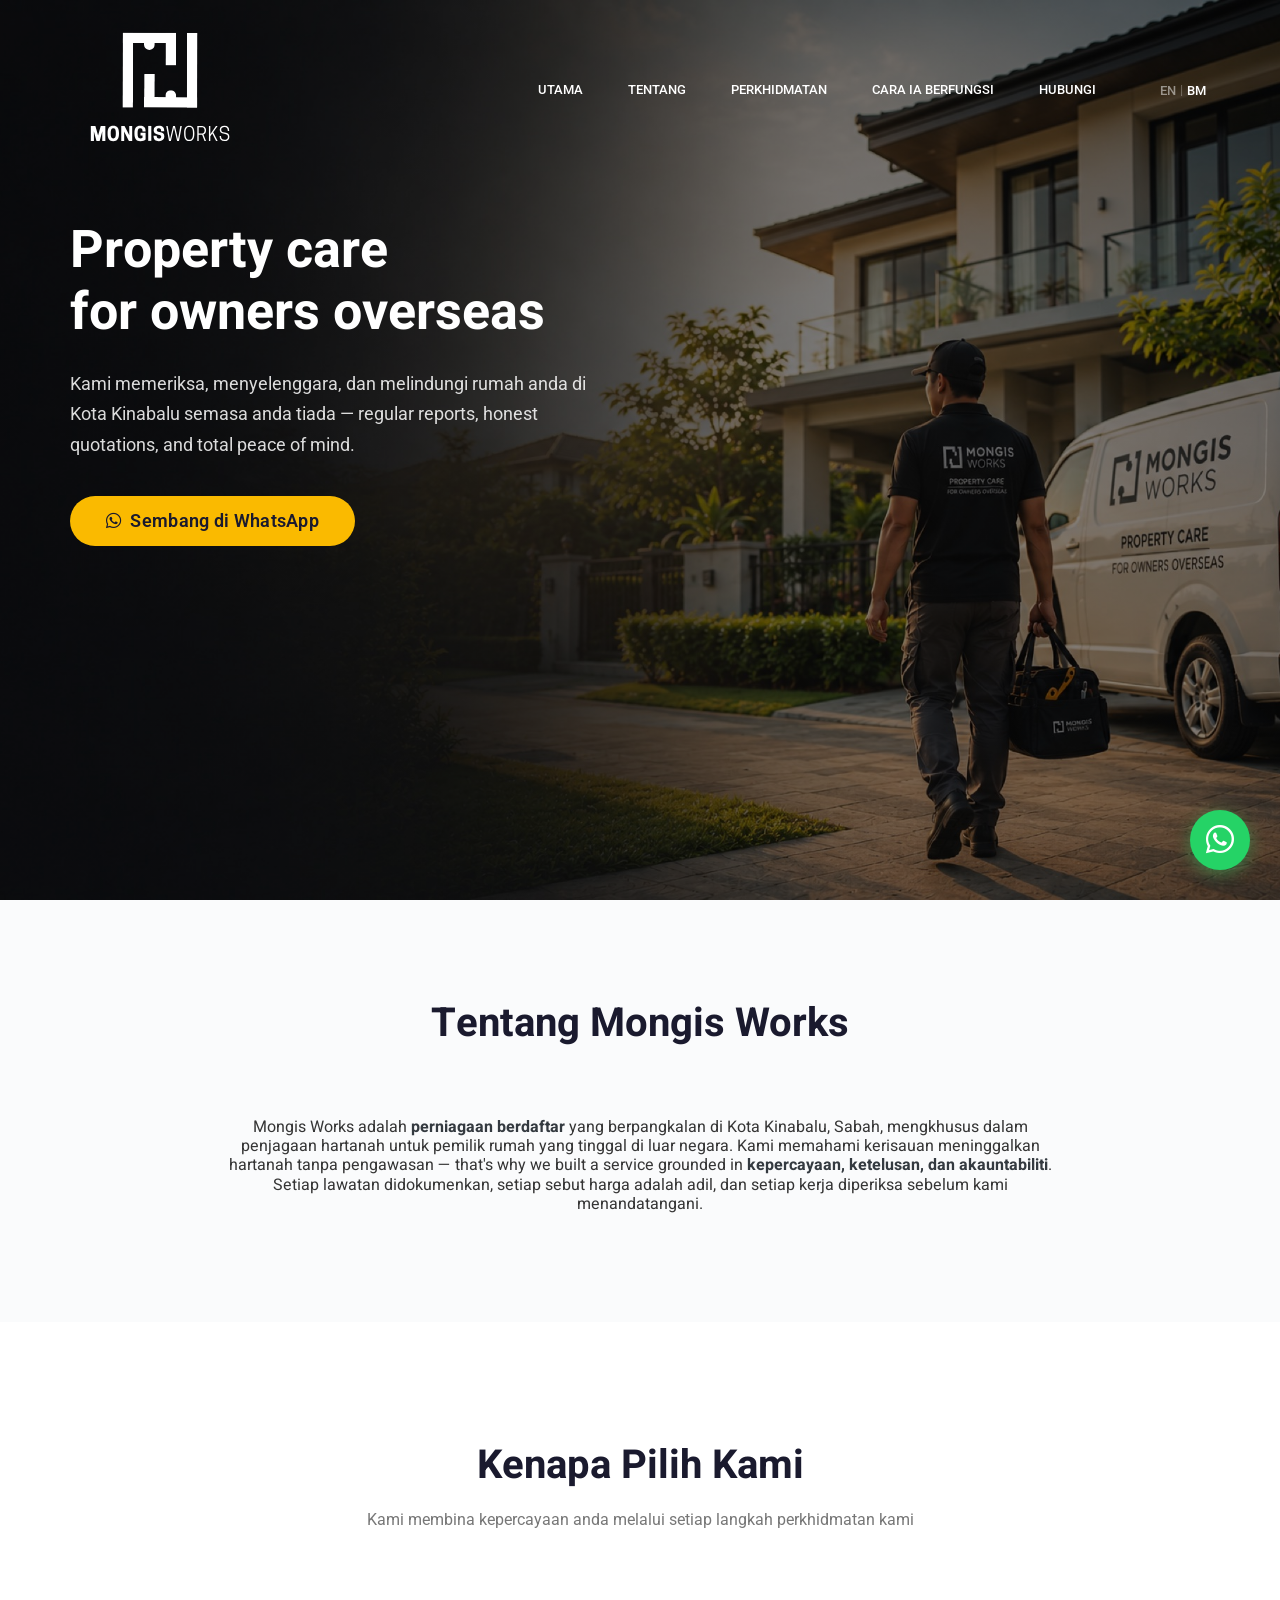
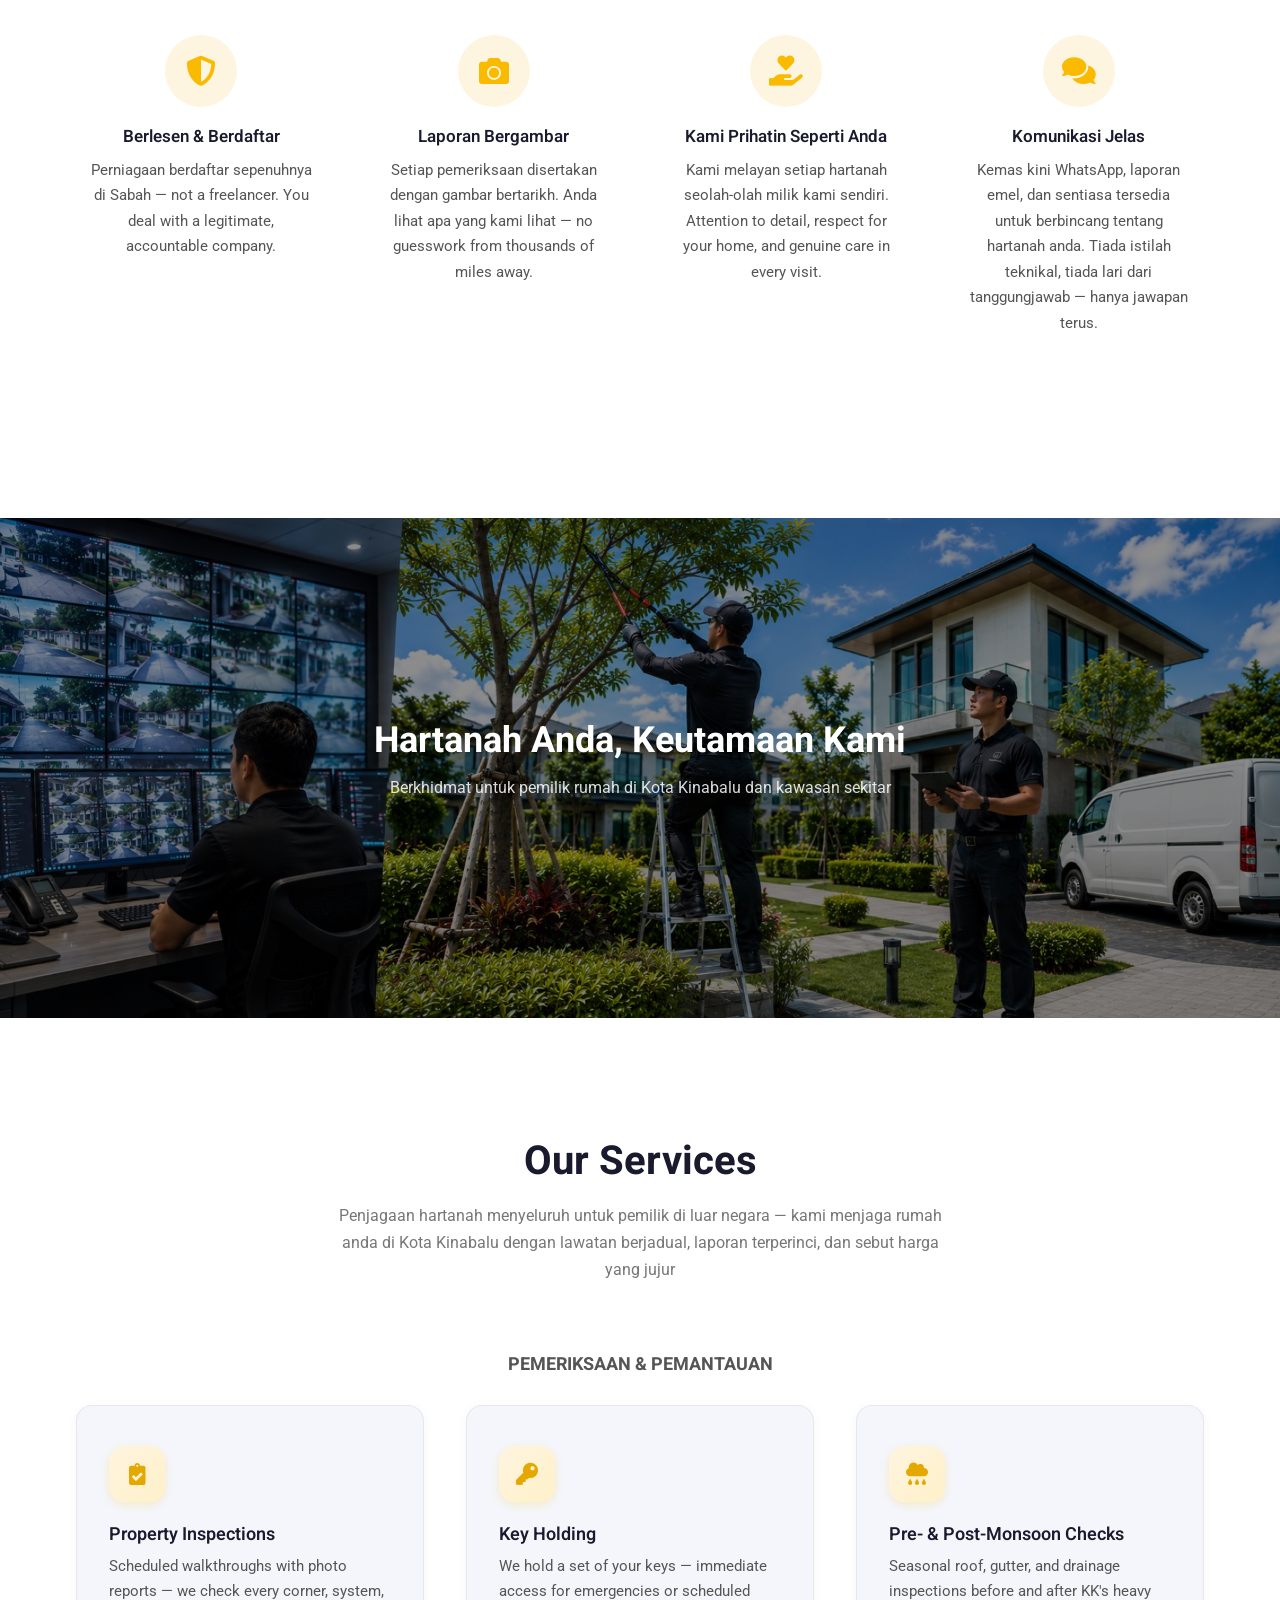
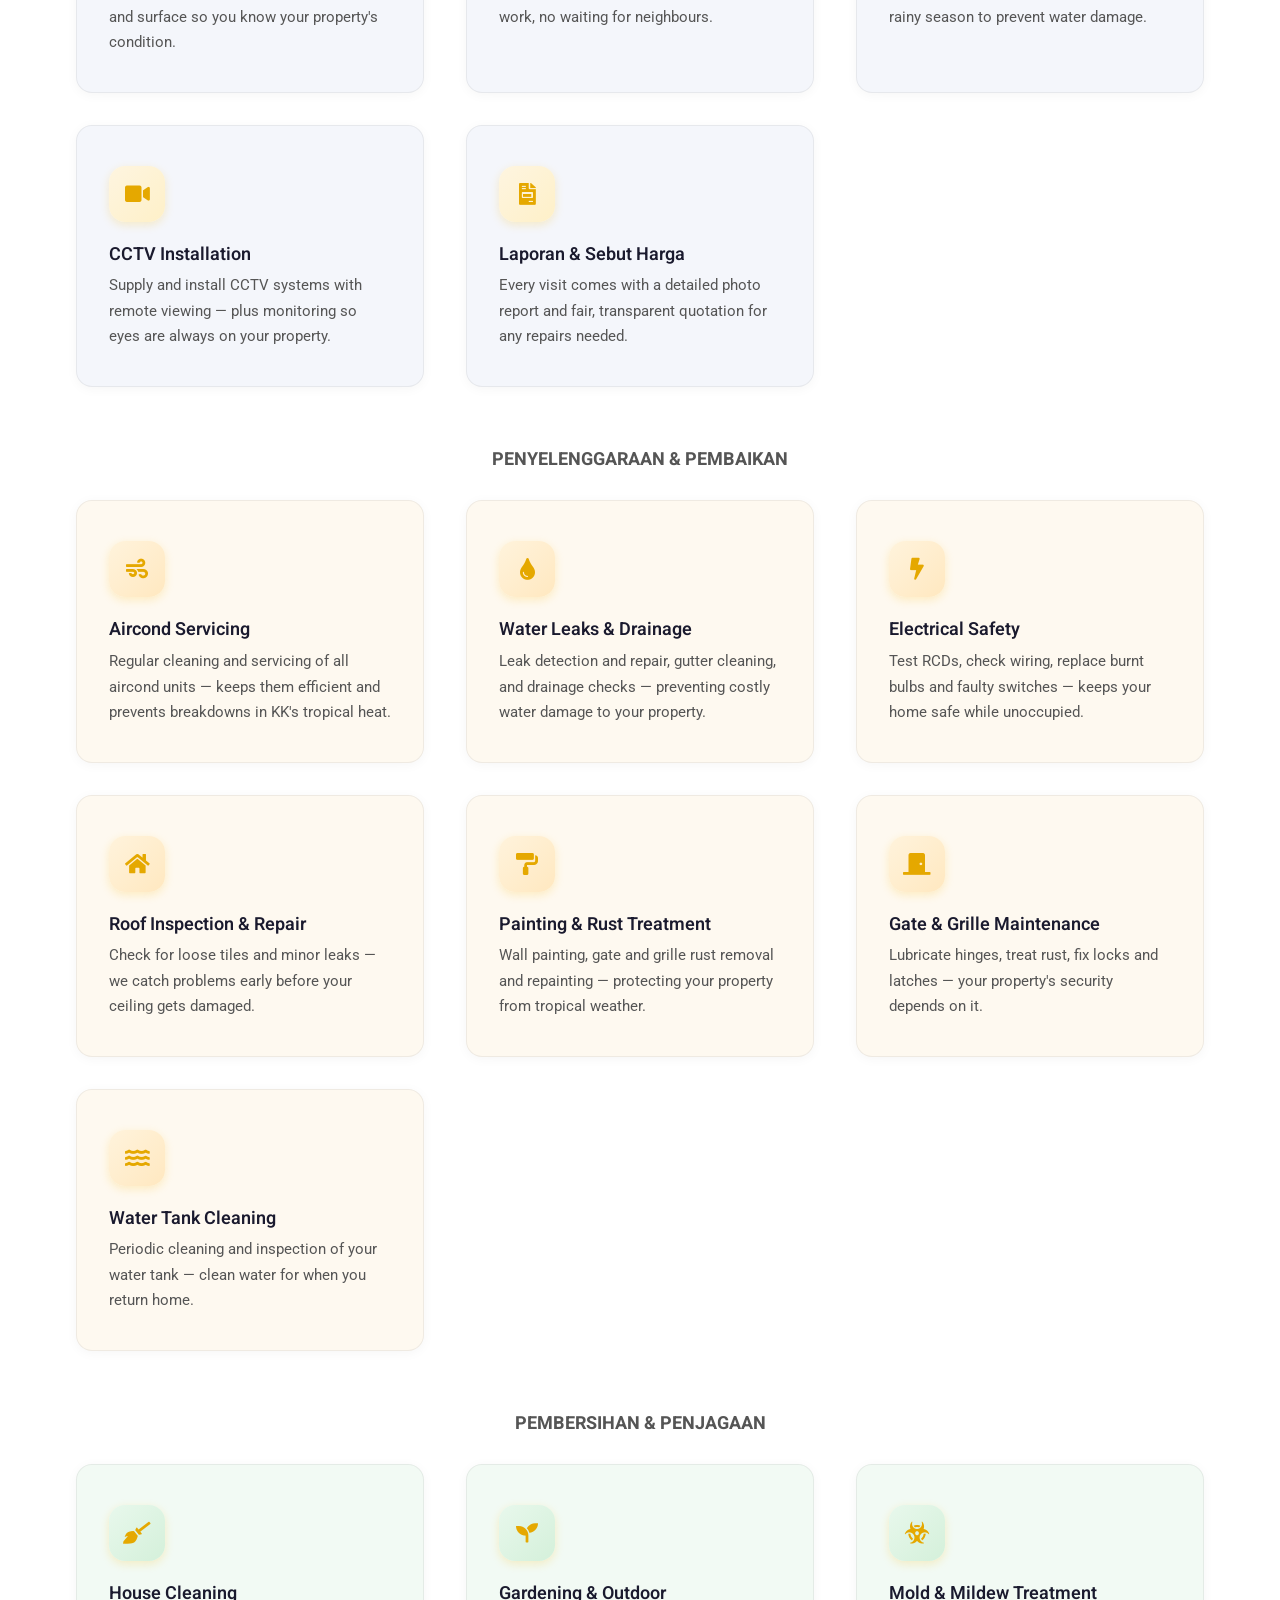
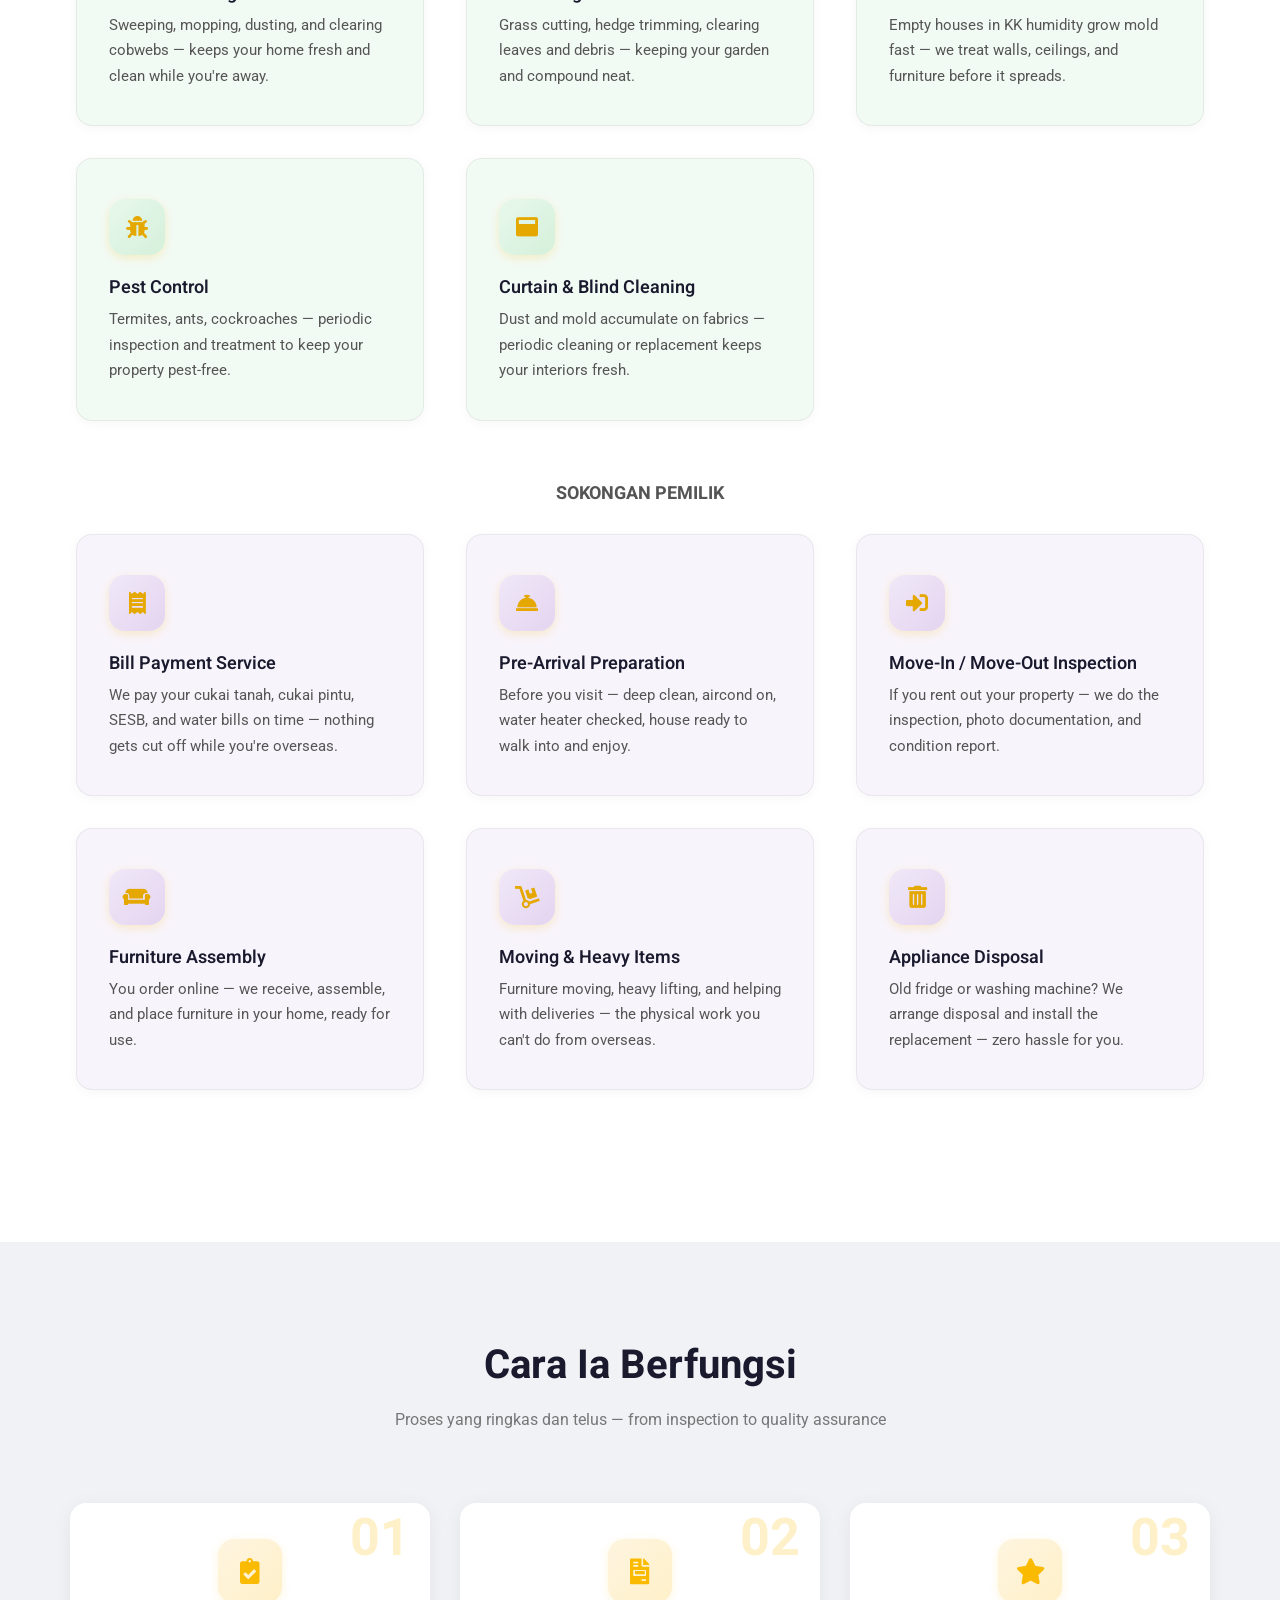
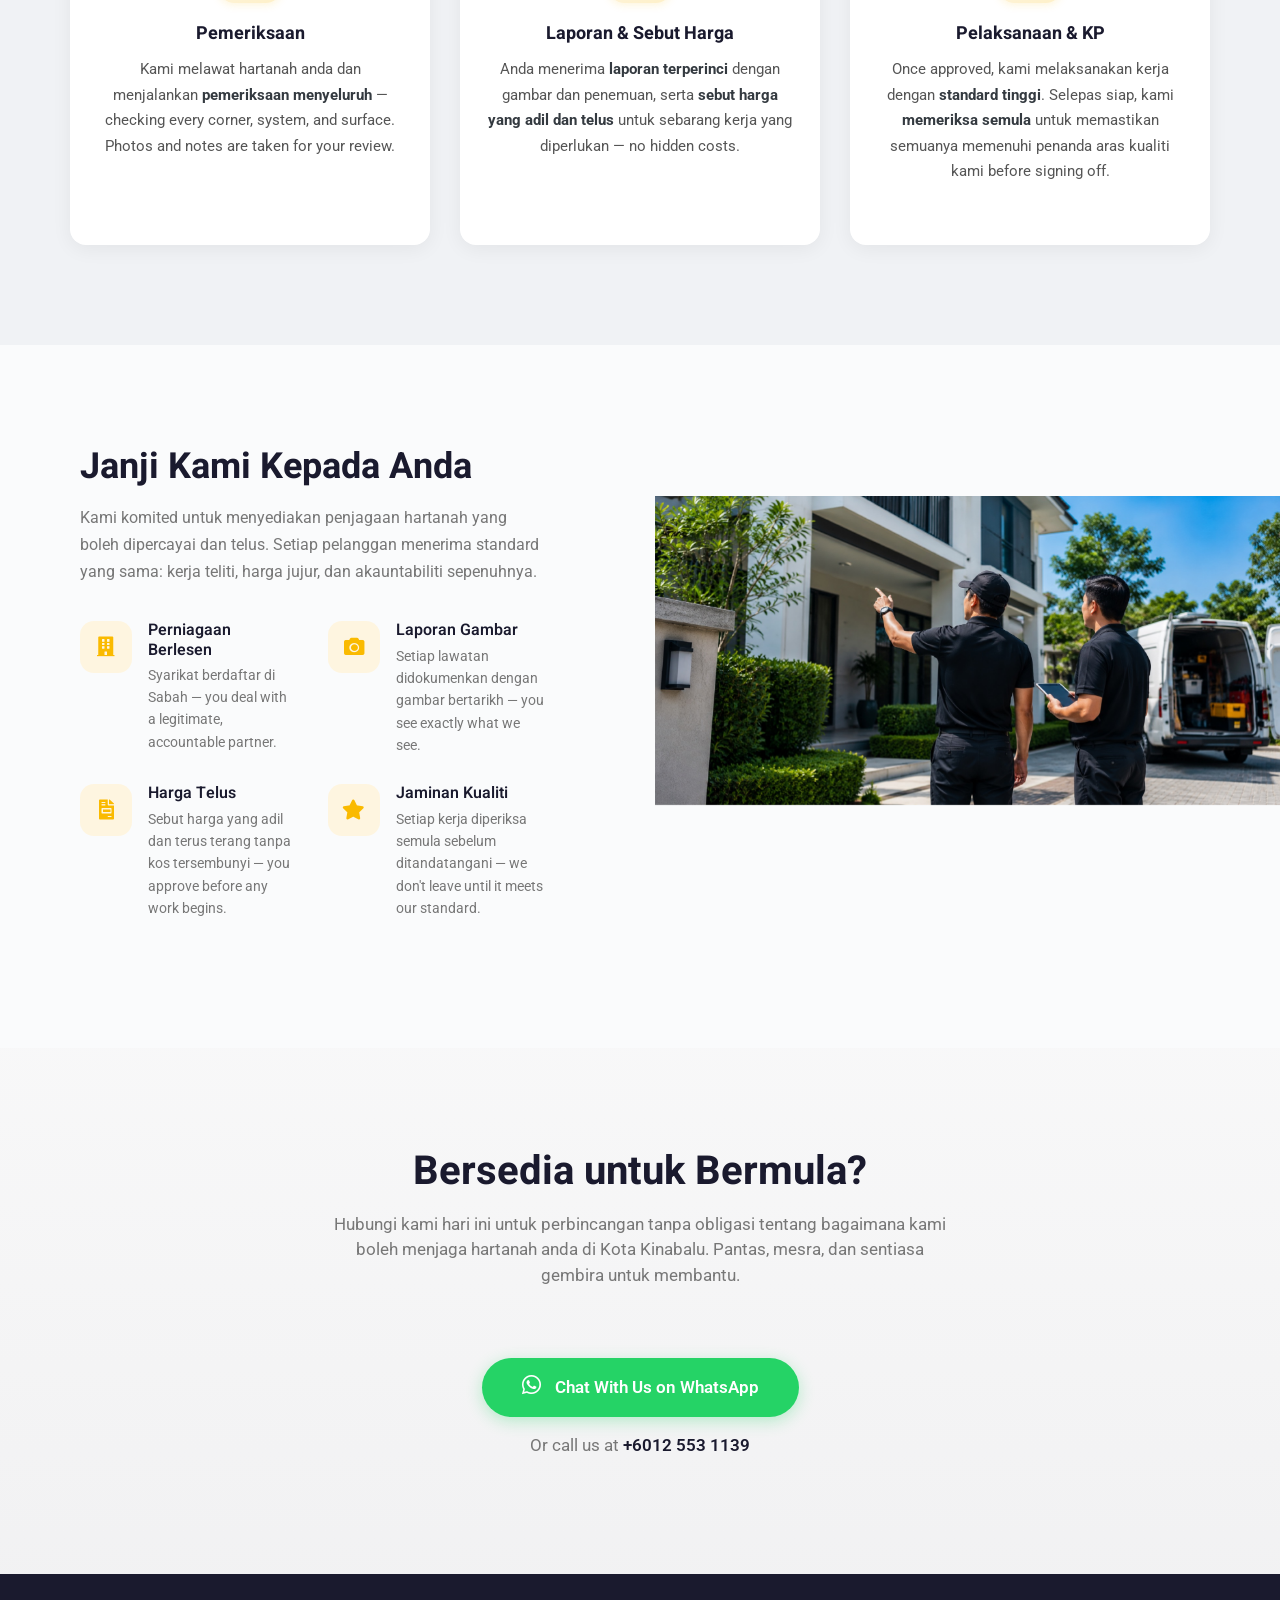
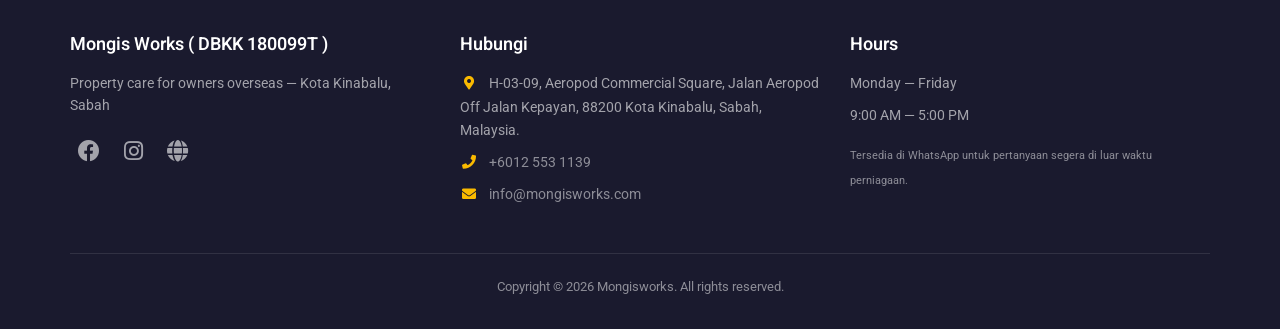
<file: index_bm.html>
<!doctype html>
<html lang="ms">

<head>
	<meta charset="utf-8">
	<meta name="viewport" content="width=device-width, initial-scale=1, shrink-to-fit=no">
	<meta name="description" content="Mongis Works — penjagaan hartanah dipercayai in Kota Kinabalu, Sabah. Regular inspections, aircond servicing, plumbing, CCTV, gardening, painting, pest control &amp; maintenance for overseas homeowners. Contact us on WhatsApp today.">
	<meta name="keywords" content="penjagaan hartanah Kota Kinabalu, pemilik luar negara, penyelenggaraan rumah KK, pengurusan hartanah Sabah, pemeriksaan rumah, servis aircond KK, berkebun Kota Kinabalu, pemasangan CCTV KK, penjaga hartanah Sabah, paip KK, mengecat KK, kawalan serangga Sabah, cucian rumah Kota Kinabalu, baiki bumbung KK">
	<meta name="robots" content="index, follow">
	<meta name="geo.region" content="MY-12">
	<meta name="geo.placename" content="Kota Kinabalu">
	<meta name="geo.position" content="5.9804;116.0735">
	<meta name="ICBM" content="5.9804, 116.0735">
	<link rel="canonical" href="https://www.mongisworks.com/index_bm.html">
	<link rel="alternate" hreflang="en" href="https://www.mongisworks.com">
	<link rel="alternate" hreflang="ms" href="https://www.mongisworks.com/index_bm.html">
	<link rel="alternate" hreflang="x-default" href="https://www.mongisworks.com">

	<!-- Open Graph / Social -->
	<meta property="og:locale" content="ms_MY">
	<meta property="og:site_name" content="Mongis Works">
	<meta property="og:title" content="Mongis Works — Penjagaan Hartanah Dipercayai untuk Pemilik di Luar Negara | Kota Kinabalu">
	<meta property="og:description" content="Ketenangan fikiran untuk pemilik hartanah yang tinggal jauh dari KK. Inspections, maintenance, and emergency response for your home or investment.">
	<meta property="og:image" content="https://www.mongisworks.com/img/house1.jpg">
	<meta property="og:image:width" content="1920">
	<meta property="og:image:height" content="1280">
	<meta property="og:url" content="https://www.mongisworks.com">
	<meta property="og:type" content="website">
	<meta name="twitter:card" content="summary_large_image">

	<link rel="icon" href="img/logo-ver2/mongis-white-background.png" type="image/png">
	<title>Mongis Works — Property Care for Owners Overseas | Kota Kinabalu</title>

	<!-- Preconnect for external resources -->
	<link rel="preconnect" href="https://fonts.googleapis.com">
	<link rel="preconnect" href="https://fonts.gstatic.com" crossorigin>
	<link rel="preconnect" href="https://cdnjs.cloudflare.com">

	<!-- Google Fonts -->
	<link rel="stylesheet" href="https://fonts.googleapis.com/css?family=Heebo:300,400,500,700|Roboto:300,400,500,700&display=swap">

	<!-- Font Awesome 5 -->
	<link rel="stylesheet" href="https://cdnjs.cloudflare.com/ajax/libs/font-awesome/5.15.3/css/all.min.css" integrity="sha512-iBBXm8fW90+nuLcSKlbmrPcLa0OT92xO1BIsZ+ywDWZCvqsWgccV3gFoRBv0z+8dLJgyAHIhR35VZc2oM/gI1w==" crossorigin="anonymous">

	<!-- Stylesheets -->
	<link rel="stylesheet" href="css/bootstrap.min.css">
	<link rel="stylesheet" href="css/style.min.css">

	<!-- Preload hero image -->
	<link rel="preload" as="image" href="img/house1.jpg">
	<!-- Structured Data -->
	<script type="application/ld+json">
	[
	{
	  "@context": "https://schema.org",
	  "@type": "LocalBusiness",
	  "@id": "https://www.mongisworks.com/#business",
	  "name": "Mongis Works",
	  "description": "Penjagaan hartanah dipercayai di Kota Kinabalu untuk pemilik rumah di luar negara — inspections, aircond servicing, plumbing, CCTV, gardening, painting, and maintenance.",
	  "url": "https://www.mongisworks.com",
	  "telephone": "+60125531139",
	  "email": "info@mongisworks.com",
	  "image": "https://www.mongisworks.com/img/logo-ver2/mongis-white-background.png",
	  "areaServed": [
	    "Kota Kinabalu",
	    "Kepayan",
	    "Luyang",
	    "Penampang",
	    "Putatan",
	    "Likas",
	    "Sabah"
	  ],
	  "address": {
	    "@type": "PostalAddress",
	    "streetAddress": "H-03-09, Aeropod Commercial Square, Jalan Aeropod Off Jalan Kepayan",
	    "addressLocality": "Kota Kinabalu",
	    "addressRegion": "Sabah",
	    "postalCode": "88200",
	    "addressCountry": "MY"
	  },
	  "geo": {
	    "@type": "GeoCoordinates",
	    "latitude": "5.9804",
	    "longitude": "116.0735"
	  },
	  "openingHoursSpecification": {
	    "@type": "OpeningHoursSpecification",
	    "dayOfWeek": ["Monday", "Tuesday", "Wednesday", "Thursday", "Friday"],
	    "opens": "09:00",
	    "closes": "17:00"
	  },
	  "sameAs": [
	    "https://www.facebook.com/phisoft.my/",
	    "https://www.instagram.com/phisoft.my/"
	  ],
	  "priceRange": "\$\$",
	  "potentialAction": {
	    "@type": "CommunicateAction",
	    "name": "Contact on WhatsApp",
	    "target": {
	      "@type": "EntryPoint",
	      "urlTemplate": "https://wa.me/60125531139",
	      "actionPlatform": ["http://schema.org/DesktopWebPlatform", "http://schema.org/MobileWebPlatform"]
	    }
	  }
	},
	{
	  "@context": "https://schema.org",
	  "@type": "BreadcrumbList",
	  "itemListElement": [{
	    "@type": "ListItem",
	    "position": 1,
	    "name": "Home",
	    "item": "https://www.mongisworks.com"
	  }]
	},
	{
	  "@context": "https://schema.org",
	  "@type": "FAQPage",
	  "mainEntity": [{
	    "@type": "Question",
	    "name": "Bagaimana Mongis Works menjaga hartanah saya semasa saya di luar negara?",
	    "acceptedAnswer": {
	      "@type": "Answer",
	      "text": "We follow a simple 3-step process: 1) Inspection — we visit your property for a thorough check with photos. 2) Report & Quotation — you receive a detailed report with fair pricing for any work needed. 3) Execution & QA — we complete the work and re-inspect to ensure quality before signing off."
	    }
	  }, {
	    "@type": "Question",
	    "name": "Kawasan mana yang anda liputi di Kota Kinabalu?",
	    "acceptedAnswer": {
	      "@type": "Answer",
	      "text": "Kami meliputi Kota Kinabalu dan kawasan sekitar termasuk Kepayan, Luyang, Penampang, Putatan, Likas, dan lokasi berdekatan di Sabah."
	    }
	  }, {
	    "@type": "Question",
	    "name": "Apakah perkhidmatan yang anda sediakan untuk pemilik hartanah yang tiada?",
	    "acceptedAnswer": {
	      "@type": "Answer",
	      "text": "Kami menawarkan pemeriksaan hartanah, simpanan kunci, servis aircond, paip, pemeriksaan elektrikal, pemeriksaan bumbung, mengecat, berkebun, cucian rumah, kawalan serangga, pemasangan CCTV, pemeriksaan pra-monsun, pembayaran bil, dan persediaan pra-ketibaan."
	    }
	  }]
	},
	{
	  "@context": "https://schema.org",
	  "@type": "Service",
	  "provider": {"@id": "https://www.mongisworks.com/#business"},
	  "name": "Property Inspection & Monitoring",
	  "description": "Pemeriksaan hartanah berjadual dengan laporan bergambar, simpanan kunci, pemeriksaan pra dan pasca monsun, dan pemasangan CCTV di Kota Kinabalu.",
	  "areaServed": "Kota Kinabalu, Sabah"
	},
	{
	  "@context": "https://schema.org",
	  "@type": "Service",
	  "provider": {"@id": "https://www.mongisworks.com/#business"},
	  "name": "Home Maintenance & Repairs",
	  "description": "Servis aircond, paip, elektrikal, baiki bumbung, mengecat, dan penyelenggaraan pagar untuk hartanah di Kota Kinabalu, Sabah.",
	  "areaServed": "Kota Kinabalu, Sabah"
	},
	{
	  "@context": "https://schema.org",
	  "@type": "Service",
	  "provider": {"@id": "https://www.mongisworks.com/#business"},
	  "name": "House Cleaning & Upkeep",
	  "description": "Cucian rumah, berkebun, rawatan kulat, kawalan serangga, dan cucian langsir di Kota Kinabalu, Sabah.",
	  "areaServed": "Kota Kinabalu, Sabah"
	}
	]
	</script>
</head>

<body>

	<!--================Header =================-->
	<header class="header_area">
		<div class="main_menu" id="mainNav">
			<nav class="navbar navbar-expand-lg navbar-light">
				<div class="container">
					<a class="navbar-brand" href="index.html">
						<img class="logo-width-20" src="img/logo-ver2/mongis-white.svg" alt="Mongis Works logo" width="1440" height="1440">
						<img class="logo-width-13" src="img/logo-ver2/mongis-ori.svg" alt="Mongis Works logo" width="1440" height="1440">
					</a>
					<button class="navbar-toggler" type="button" data-toggle="collapse"
						data-target="#navbarSupportedContent" aria-controls="navbarSupportedContent"
						aria-expanded="false" aria-label="Toggle navigation">
						<span class="icon-bar"></span>
						<span class="icon-bar"></span>
						<span class="icon-bar"></span>
					</button>
					<div class="collapse navbar-collapse" id="navbarSupportedContent">
						<ul class="nav navbar-nav menu_nav ml-auto">
							<li class="nav-item active"><a class="nav-link" href="#">Utama</a></li>
							<li class="nav-item"><a class="nav-link" href="#about">Tentang</a></li>
							<li class="nav-item submenu dropdown">
								<a class="nav-link dropdown-toggle" href="#feature" data-toggle="dropdown" role="button" aria-haspopup="true" aria-expanded="false">Perkhidmatan</a>
								<ul class="dropdown-menu">
									<li class="nav-item"><a class="nav-link" href="#feature">Semua Perkhidmatan</a></li>
									<li class="nav-item"><a class="nav-link" href="#services-inspection">Pemeriksaan &amp; Pemantauan</a></li>
									<li class="nav-item"><a class="nav-link" href="#services-maintenance">Penyelenggaraan &amp; Pembaikan</a></li>
									<li class="nav-item"><a class="nav-link" href="#services-cleaning">Pembersihan &amp; Penjagaan</a></li>
									<li class="nav-item"><a class="nav-link" href="#services-owner">Sokongan Pemilik</a></li>
								</ul>
							</li>
							<li class="nav-item"><a class="nav-link" href="#how-it-works">Cara Ia Berfungsi</a></li>
							<li class="nav-item"><a class="nav-link" href="#contact">Hubungi</a></li>
							<li class="nav-item lang-switch"><a class="nav-link lang-link" href="index.html" title="English">EN</a><span class="lang-sep">|</span><span class="nav-link lang-label">BM</span></li>
						</ul>
					</div>
				</div>
			</nav>
		</div>
	</header>
	<!--================End Header =================-->

	<!--================Hero Banner =================-->
	<section class="home_banner_area" id="hero">
		<div class="banner_inner">
			<div class="container">
				<div class="row">
					<div class="col-lg-8">
						<div class="banner_content">
							<h1 class="animated fadeInUp">Property care <br>for owners overseas</h1>
							<p class="animated fadeInUp">Kami memeriksa, menyelenggara, dan melindungi rumah anda di Kota Kinabalu semasa anda tiada — regular reports, honest quotations, and total peace of mind.</p>
							<a class="banner_btn animated fadeInUp shadow" href="https://wa.me/60125531139?text=Hi%20Mongis%20Works%2C%20I%20would%20like%20to%20enquire%20about%20your%20services." target="_blank" rel="noopener"><i class="fab fa-whatsapp mr-2"></i>Sembang di WhatsApp</a>
						</div>
					</div>
				</div>
			</div>
		</div>
	</section>
	<!--================End Hero Banner =================-->

	<!--================About =================-->
	<section class="furniture_area p_160" id="about" data-spy="scroll" data-target="#mainNav" data-offset="0">
		<div class="container">
			<div class="main_title animated fadeInUp">
				<h2>Tentang Mongis Works</h2>
			</div>
			<div class="animated fadeInUp row">
				<div class="col-lg-1"></div>
				<div class="desc col-lg-10">
					<h5 class="font-weight-normal text-center ml-3 ml-lg-5 mr-3 mr-lg-5">
						Mongis Works adalah <span class="text-dark font-weight-bold">perniagaan berdaftar</span> yang berpangkalan di Kota Kinabalu, Sabah, mengkhusus dalam penjagaan hartanah untuk pemilik rumah yang tinggal di luar negara. Kami memahami kerisauan meninggalkan hartanah tanpa pengawasan — that's why we built a service grounded in <span class="text-dark font-weight-bold">kepercayaan, ketelusan, dan akauntabiliti</span>. Setiap lawatan didokumenkan, setiap sebut harga adalah adil, dan setiap kerja diperiksa sebelum kami menandatangani.</h5>
				</div>
				<div class="col-lg-1"></div>
			</div>
		</div>
	</section>
	<!--================End About =================-->

	<!--================Why Choose Us =================-->
	<section class="why-us p_120">
		<div class="container">
			<div class="main_title animated fadeInUp">
				<h2>Kenapa Pilih Kami</h2>
				<p>Kami membina kepercayaan anda melalui setiap langkah perkhidmatan kami</p>
			</div>
			<div class="row">
				<div class="col-lg-3 col-md-6 animated fadeInUp">
					<div class="trust-card">
						<div class="trust-icon"><i class="fas fa-shield-alt"></i></div>
						<h4>Berlesen & Berdaftar</h4>
						<p>Perniagaan berdaftar sepenuhnya di Sabah — not a freelancer. You deal with a legitimate, accountable company.</p>
					</div>
				</div>
				<div class="col-lg-3 col-md-6 animated fadeInUp">
					<div class="trust-card">
						<div class="trust-icon"><i class="fas fa-camera"></i></div>
						<h4>Laporan Bergambar</h4>
						<p>Setiap pemeriksaan disertakan dengan gambar bertarikh. Anda lihat apa yang kami lihat — no guesswork from thousands of miles away.</p>
					</div>
				</div>
				<div class="col-lg-3 col-md-6 animated fadeInUp">
					<div class="trust-card">
						<div class="trust-icon"><i class="fas fa-hand-holding-heart"></i></div>
						<h4>Kami Prihatin Seperti Anda</h4>
						<p>Kami melayan setiap hartanah seolah-olah milik kami sendiri. Attention to detail, respect for your home, and genuine care in every visit.</p>
					</div>
				</div>
				<div class="col-lg-3 col-md-6 animated fadeInUp">
					<div class="trust-card">
						<div class="trust-icon"><i class="fas fa-comments"></i></div>
						<h4>Komunikasi Jelas</h4>
						<p>Kemas kini WhatsApp, laporan emel, dan sentiasa tersedia untuk berbincang tentang hartanah anda. Tiada istilah teknikal, tiada lari dari tanggungjawab — hanya jawapan terus.</p>
					</div>
				</div>
			</div>
		</div>
	</section>
	<!--================End Why Choose Us =================-->

	<!--================Projects Gallery =================-->
	<section class="projects_showcase">
		<div class="showcase-overlay">
			<div class="container text-center">
				<h2>Hartanah Anda, Keutamaan Kami</h2>
				<p>Berkhidmat untuk pemilik rumah di Kota Kinabalu dan kawasan sekitar</p>
			</div>
		</div>
	</section>
	<!--================End Projects Gallery =================-->

	<!--================Services =================-->
	<section class="feature_area p_120" id="feature">
		<div class="container">
			<div class="main_title animated fadeInUp">
				<h2>Our Services</h2>
				<p>Penjagaan hartanah menyeluruh untuk pemilik di luar negara — kami menjaga rumah anda di Kota Kinabalu dengan lawatan berjadual, laporan terperinci, dan sebut harga yang jujur</p>
			</div>

			<!-- Inspection & Monitoring -->
				<div class="main_title sub_title animated fadeInUp mt-0" id="services-inspection">
				<h4 class="text-uppercase">Pemeriksaan &amp; Pemantauan</h4>
			</div>
			<div class="row feature_inner">
				<div class="col-lg-4 col-md-6 animated fadeInUp">
					<div class="feature_item">
						<div class="icon-circle"><i class="fas fa-clipboard-check"></i></div>
						<h4>Property Inspections</h4>
						<p>Scheduled walkthroughs with photo reports — we check every corner, system, and surface so you know your property's condition.</p>
					</div>
				</div>
				<div class="col-lg-4 col-md-6 animated fadeInUp">
					<div class="feature_item">
						<div class="icon-circle"><i class="fas fa-key"></i></div>
						<h4>Key Holding</h4>
						<p>We hold a set of your keys — immediate access for emergencies or scheduled work, no waiting for neighbours.</p>
					</div>
				</div>
				<div class="col-lg-4 col-md-6 animated fadeInUp">
					<div class="feature_item">
						<div class="icon-circle"><i class="fas fa-cloud-rain"></i></div>
						<h4>Pre- &amp; Post-Monsoon Checks</h4>
						<p>Seasonal roof, gutter, and drainage inspections before and after KK's heavy rainy season to prevent water damage.</p>
					</div>
				</div>
				<div class="col-lg-4 col-md-6 animated fadeInUp">
					<div class="feature_item">
						<div class="icon-circle"><i class="fas fa-video"></i></div>
						<h4>CCTV Installation</h4>
						<p>Supply and install CCTV systems with remote viewing — plus monitoring so eyes are always on your property.</p>
					</div>
				</div>
				<div class="col-lg-4 col-md-6 animated fadeInUp">
					<div class="feature_item">
						<div class="icon-circle"><i class="fas fa-file-invoice"></i></div>
						<h4>Laporan &amp; Sebut Harga</h4>
						<p>Every visit comes with a detailed photo report and fair, transparent quotation for any repairs needed.</p>
					</div>
				</div>
			</div>

			<!-- Maintenance & Repairs -->
			<div class="main_title sub_title animated fadeInUp" id="services-maintenance">
				<h4 class="text-uppercase">Penyelenggaraan &amp; Pembaikan</h4>
			</div>
			<div class="row feature_inner cat-maintenance">
				<div class="col-lg-4 col-md-6 animated fadeInUp">
					<div class="feature_item">
						<div class="icon-circle"><i class="fas fa-wind"></i></div>
						<h4>Aircond Servicing</h4>
						<p>Regular cleaning and servicing of all aircond units — keeps them efficient and prevents breakdowns in KK's tropical heat.</p>
					</div>
				</div>
				<div class="col-lg-4 col-md-6 animated fadeInUp">
					<div class="feature_item">
						<div class="icon-circle"><i class="fas fa-tint"></i></div>
						<h4>Water Leaks &amp; Drainage</h4>
						<p>Leak detection and repair, gutter cleaning, and drainage checks — preventing costly water damage to your property.</p>
					</div>
				</div>
				<div class="col-lg-4 col-md-6 animated fadeInUp">
					<div class="feature_item">
						<div class="icon-circle"><i class="fas fa-bolt"></i></div>
						<h4>Electrical Safety</h4>
						<p>Test RCDs, check wiring, replace burnt bulbs and faulty switches — keeps your home safe while unoccupied.</p>
					</div>
				</div>
				<div class="col-lg-4 col-md-6 animated fadeInUp">
					<div class="feature_item">
						<div class="icon-circle"><i class="fas fa-home"></i></div>
						<h4>Roof Inspection &amp; Repair</h4>
						<p>Check for loose tiles and minor leaks — we catch problems early before your ceiling gets damaged.</p>
					</div>
				</div>
				<div class="col-lg-4 col-md-6 animated fadeInUp">
					<div class="feature_item">
						<div class="icon-circle"><i class="fas fa-paint-roller"></i></div>
						<h4>Painting &amp; Rust Treatment</h4>
						<p>Wall painting, gate and grille rust removal and repainting — protecting your property from tropical weather.</p>
					</div>
				</div>
				<div class="col-lg-4 col-md-6 animated fadeInUp">
					<div class="feature_item">
						<div class="icon-circle"><i class="fas fa-door-closed"></i></div>
						<h4>Gate &amp; Grille Maintenance</h4>
						<p>Lubricate hinges, treat rust, fix locks and latches — your property's security depends on it.</p>
					</div>
				</div>
				<div class="col-lg-4 col-md-6 animated fadeInUp">
					<div class="feature_item">
						<div class="icon-circle"><i class="fas fa-water"></i></div>
						<h4>Water Tank Cleaning</h4>
						<p>Periodic cleaning and inspection of your water tank — clean water for when you return home.</p>
					</div>
				</div>
			</div>

			<!-- Cleaning & Upkeep -->
			<div class="main_title sub_title animated fadeInUp" id="services-cleaning">
				<h4 class="text-uppercase">Pembersihan &amp; Penjagaan</h4>
			</div>
			<div class="row feature_inner cat-cleaning">
				<div class="col-lg-4 col-md-6 animated fadeInUp">
					<div class="feature_item">
						<div class="icon-circle"><i class="fas fa-broom"></i></div>
						<h4>House Cleaning</h4>
						<p>Sweeping, mopping, dusting, and clearing cobwebs — keeps your home fresh and clean while you're away.</p>
					</div>
				</div>
				<div class="col-lg-4 col-md-6 animated fadeInUp">
					<div class="feature_item">
						<div class="icon-circle"><i class="fas fa-seedling"></i></div>
						<h4>Gardening &amp; Outdoor</h4>
						<p>Grass cutting, hedge trimming, clearing leaves and debris — keeping your garden and compound neat.</p>
					</div>
				</div>
				<div class="col-lg-4 col-md-6 animated fadeInUp">
					<div class="feature_item">
						<div class="icon-circle"><i class="fas fa-biohazard"></i></div>
						<h4>Mold &amp; Mildew Treatment</h4>
						<p>Empty houses in KK humidity grow mold fast — we treat walls, ceilings, and furniture before it spreads.</p>
					</div>
				</div>
				<div class="col-lg-4 col-md-6 animated fadeInUp">
					<div class="feature_item">
						<div class="icon-circle"><i class="fas fa-bug"></i></div>
						<h4>Pest Control</h4>
						<p>Termites, ants, cockroaches — periodic inspection and treatment to keep your property pest-free.</p>
					</div>
				</div>
				<div class="col-lg-4 col-md-6 animated fadeInUp">
					<div class="feature_item">
						<div class="icon-circle"><i class="fas fa-window-maximize"></i></div>
						<h4>Curtain &amp; Blind Cleaning</h4>
						<p>Dust and mold accumulate on fabrics — periodic cleaning or replacement keeps your interiors fresh.</p>
					</div>
				</div>
			</div>

			<!-- Owner Support -->
			<div class="main_title sub_title animated fadeInUp" id="services-owner">
				<h4 class="text-uppercase">Sokongan Pemilik</h4>
			</div>
			<div class="row feature_inner cat-owner">
				<div class="col-lg-4 col-md-6 animated fadeInUp">
					<div class="feature_item">
						<div class="icon-circle"><i class="fas fa-receipt"></i></div>
						<h4>Bill Payment Service</h4>
						<p>We pay your cukai tanah, cukai pintu, SESB, and water bills on time — nothing gets cut off while you're overseas.</p>
					</div>
				</div>
				<div class="col-lg-4 col-md-6 animated fadeInUp">
					<div class="feature_item">
						<div class="icon-circle"><i class="fas fa-concierge-bell"></i></div>
						<h4>Pre-Arrival Preparation</h4>
						<p>Before you visit — deep clean, aircond on, water heater checked, house ready to walk into and enjoy.</p>
					</div>
				</div>
				<div class="col-lg-4 col-md-6 animated fadeInUp">
					<div class="feature_item">
						<div class="icon-circle"><i class="fas fa-sign-in-alt"></i></div>
						<h4>Move-In / Move-Out Inspection</h4>
						<p>If you rent out your property — we do the inspection, photo documentation, and condition report.</p>
					</div>
				</div>
				<div class="col-lg-4 col-md-6 animated fadeInUp">
					<div class="feature_item">
						<div class="icon-circle"><i class="fas fa-couch"></i></div>
						<h4>Furniture Assembly</h4>
						<p>You order online — we receive, assemble, and place furniture in your home, ready for use.</p>
					</div>
				</div>
				<div class="col-lg-4 col-md-6 animated fadeInUp">
					<div class="feature_item">
						<div class="icon-circle"><i class="fas fa-dolly"></i></div>
						<h4>Moving &amp; Heavy Items</h4>
						<p>Furniture moving, heavy lifting, and helping with deliveries — the physical work you can't do from overseas.</p>
					</div>
				</div>
				<div class="col-lg-4 col-md-6 animated fadeInUp">
					<div class="feature_item">
						<div class="icon-circle"><i class="fas fa-trash-alt"></i></div>
						<h4>Appliance Disposal</h4>
						<p>Old fridge or washing machine? We arrange disposal and install the replacement — zero hassle for you.</p>
					</div>
				</div>
			</div>

		</div>
	</section>
	<!--================End Services =================-->

	<!--================How It Works =================-->
	<section class="how-it-works p_120" id="how-it-works">
		<div class="container">
			<div class="main_title animated fadeInUp">
				<h2>Cara Ia Berfungsi</h2>
				<p>Proses yang ringkas dan telus — from inspection to quality assurance</p>
			</div>
			<div class="row">
				<div class="col-lg-4 col-md-6 animated fadeInUp">
					<div class="step-card">
						<div class="step-number">01</div>
						<div class="step-icon"><i class="fas fa-clipboard-check"></i></div>
						<h4>Pemeriksaan</h4>
						<p>Kami melawat hartanah anda dan menjalankan <span class="text-dark font-weight-bold">pemeriksaan menyeluruh</span> — checking every corner, system, and surface. Photos and notes are taken for your review.</p>
					</div>
				</div>
				<div class="col-lg-4 col-md-6 animated fadeInUp">
					<div class="step-card">
						<div class="step-number">02</div>
						<div class="step-icon"><i class="fas fa-file-invoice"></i></div>
						<h4>Laporan &amp; Sebut Harga</h4>
						<p>Anda menerima <span class="text-dark font-weight-bold">laporan terperinci</span> dengan gambar dan penemuan, serta <span class="text-dark font-weight-bold">sebut harga yang adil dan telus</span> untuk sebarang kerja yang diperlukan — no hidden costs.</p>
					</div>
				</div>
				<div class="col-lg-4 col-md-6 animated fadeInUp">
					<div class="step-card">
						<div class="step-number">03</div>
						<div class="step-icon"><i class="fas fa-star"></i></div>
						<h4>Pelaksanaan &amp; KP</h4>
						<p>Once approved, kami melaksanakan kerja dengan <span class="text-dark font-weight-bold">standard tinggi</span>. Selepas siap, kami <span class="text-dark font-weight-bold">memeriksa semula</span> untuk memastikan semuanya memenuhi penanda aras kualiti kami before signing off.</p>
					</div>
				</div>
			</div>
		</div>
	</section>
	<!--================End How It Works =================-->

	<!--================Our Promise =================-->
	<section class="promise-section" id="work">
		<div class="container-fluid px-0">
			<div class="row g-0 align-items-center">
				<div class="col-lg-6">
					<div class="promise-content">
						<div class="main_title text-left animated fadeInUp">
							<h2>Janji Kami Kepada Anda</h2>
							<p style="max-width: none; margin: 16px 0 0;">Kami komited untuk menyediakan penjagaan hartanah yang boleh dipercayai dan telus. Setiap pelanggan menerima standard yang sama: kerja teliti, harga jujur, dan akauntabiliti sepenuhnya.</p>
						</div>
						<div class="row promise-values">
							<div class="col-sm-6 animated fadeInUp">
								<div class="promise-item">
									<div class="promise-icon"><i class="fas fa-building"></i></div>
									<div>
										<h5>Perniagaan Berlesen</h5>
										<p>Syarikat berdaftar di Sabah — you deal with a legitimate, accountable partner.</p>
									</div>
								</div>
							</div>
							<div class="col-sm-6 animated fadeInUp">
								<div class="promise-item">
									<div class="promise-icon"><i class="fas fa-camera"></i></div>
									<div>
										<h5>Laporan Gambar</h5>
										<p>Setiap lawatan didokumenkan dengan gambar bertarikh — you see exactly what we see.</p>
									</div>
								</div>
							</div>
							<div class="col-sm-6 animated fadeInUp">
								<div class="promise-item">
									<div class="promise-icon"><i class="fas fa-file-invoice"></i></div>
									<div>
										<h5>Harga Telus</h5>
										<p>Sebut harga yang adil dan terus terang tanpa kos tersembunyi — you approve before any work begins.</p>
									</div>
								</div>
							</div>
							<div class="col-sm-6 animated fadeInUp">
								<div class="promise-item">
									<div class="promise-icon"><i class="fas fa-star"></i></div>
									<div>
										<h5>Jaminan Kualiti</h5>
										<p>Setiap kerja diperiksa semula sebelum ditandatangani — we don't leave until it meets our standard.</p>
									</div>
								</div>
							</div>
						</div>
					</div>
				</div>
				<div class="col-lg-6">
					<div class="promise-image">
						<img src="img/home3.jpg" alt="Mongis Works property care team" loading="lazy">
					</div>
				</div>
			</div>
		</div>
	</section>
	<!--================End Our Promise =================-->

	<!--================Contact CTA =================-->
	<section class="contact-cta" id="contact">
		<div class="container text-center">
			<div class="main_title animated fadeInUp">
				<h2>Bersedia untuk Bermula?</h2>
				<p>Hubungi kami hari ini untuk perbincangan tanpa obligasi tentang bagaimana kami boleh menjaga hartanah anda di Kota Kinabalu. Pantas, mesra, dan sentiasa gembira untuk membantu.</p>
			</div>
			<a href="https://wa.me/60125531139?text=Hi%20Mongis%20Works%2C%20I%20would%20like%20to%20enquire%20about%20your%20services." class="whatsapp-cta-btn" target="_blank" rel="noopener">
				<i class="fab fa-whatsapp"></i> Chat With Us on WhatsApp
			</a>
			<p class="whatsapp-sub mt-3">Or call us at <a href="tel:+60125531139">+6012 553 1139</a></p>
		</div>
	</section>
	<!--================End Contact CTA =================-->

	<!--================Footer =================-->
	<footer class="footer_area">
		<div class="container">
			<div class="row footer-inner">
				<div class="col-lg-4 mb-4 mb-lg-0">
					<h5 class="footer-heading">Mongis Works ( DBKK 180099T )</h5>
					<p class="footer-tagline">Property care for owners overseas &mdash; Kota Kinabalu, Sabah</p>
					<div class="footer-social-links mt-3">
						<ul class="d-flex list-unstyled">
							<li><a href="https://www.facebook.com/phisoft.my/" aria-label="Facebook"><i class="icn fab fa-facebook"></i></a></li>
							<li class="ml-2"><a href="https://www.instagram.com/phisoft.my/" aria-label="Instagram"><i class="icn fab fa-instagram"></i></a></li>
							<li class="ml-2"><a href="https://www.phisoft.my/" aria-label="Website"><i class="icn fas fa-globe"></i></a></li>
						</ul>
					</div>
				</div>
				<div class="col-lg-4 mb-4 mb-lg-0">
					<h5 class="footer-heading">Hubungi</h5>
					<ul class="list-unstyled footer-contact">
						<li class="mb-2"><i class="fas fa-map-marker-alt mr-2"></i> H-03-09, Aeropod Commercial Square, Jalan Aeropod Off Jalan Kepayan, 88200 Kota Kinabalu, Sabah, Malaysia.</li>
						<li class="mb-2"><i class="fas fa-phone mr-2"></i> <a href="tel:+60125531139" class="text-white-50">+6012 553 1139</a></li>
						<li><i class="fas fa-envelope mr-2"></i> <a href="mailto:info@mongisworks.com" class="text-white-50">info@mongisworks.com</a></li>
					</ul>
				</div>
				<div class="col-lg-4">
					<h5 class="footer-heading">Hours</h5>
					<ul class="list-unstyled footer-contact">
						<li class="mb-2">Monday &mdash; Friday</li>
						<li class="mb-2">9:00 AM &mdash; 5:00 PM</li>
						<li class="text-white-50 small mt-3">Tersedia di WhatsApp untuk pertanyaan segera di luar waktu perniagaan.</li>
					</ul>
				</div>
			</div>
			<hr class="footer-divider">
			<div class="row">
				<div class="col-12 text-center">
					<p class="text-white-50 small mb-0">Copyright &copy;
						<script>document.write(new Date().getFullYear());</script> Mongisworks. All rights reserved.
					</p>
				</div>
			</div>
		</div>
	</footer>
	<!--================End Footer =================-->

	<!--================WhatsApp Float Button =================-->
	<a href="https://wa.me/60125531139?text=Hi%20Mongis%20Works%2C%20I%20would%20like%20to%20enquire%20about%20your%20services." class="whatsapp-float" target="_blank" rel="noopener" aria-label="Chat with us on WhatsApp">
		<i class="fab fa-whatsapp"></i>
	</a>
	<!--================End WhatsApp Float Button =================-->

	<!--================Back to Top =================-->
	<div class="back-to-top" id="backToTop" aria-label="Back to top">
		<i class="fas fa-chevron-up"></i>
	</div>
	<!--================End Back to Top =================-->

	<!-- JavaScript -->
	<script src="js/jquery-3.2.1.min.js" defer></script>
	<script src="js/popper.js" defer></script>
	<script src="js/bootstrap.min.js" defer></script>
	<script src="js/theme.js" defer></script>

</body>

</html>
</file>
<file: css/style.min.css>
html{scroll-behavior: smooth}.list{list-style: none;margin: 0px;padding: 0px}a{text-decoration: none;transition: all 0.3s ease-in-out}a:hover, a:focus{text-decoration: none;outline: none}.row.m0{margin: 0px}body{line-height: 1.7;font-size: 16px;font-family: "Roboto", sans-serif;font-weight: 400;color: #555}h1, h2, h3, h4, h5, h6{font-family: "Heebo", sans-serif;font-weight: bold}button:focus{outline: none;box-shadow: none}.p_60{padding-top: 60px;padding-bottom: 60px}.p_120{padding-top: 120px;padding-bottom: 120px}.p_130{padding-top: 130px;padding-bottom: 130px}.p_150{padding-top: 100px;padding-bottom: 100px}.p_160{padding-top: 100px;padding-bottom: 100px}.pad_top{padding-top: 120px}.pad_btm{padding-bottom: 120px}.mt-25{margin-top: 25px}.p0{padding-left: 0px;padding-right: 0px}@media (min-width: 1200px){.container{max-width: 1170px}}@media (min-width: 1620px){.box_1620{max-width: 1650px;margin: auto}}.white_bg{background: #fff !important}.main_title{text-align: center;margin-bottom: 70px}.main_title.sub_title{margin-bottom: 30px;margin-top: 30px}.main_title h2{font-family: "Heebo", sans-serif;font-size: 40px;color: #1a1a2e;font-weight: 700;margin-bottom: 16px;text-transform: none}.main_title.sub_title{margin-bottom: 30px}.main_title p{font-size: 16px;font-family: "Roboto", sans-serif;line-height: 1.7;color: #777;margin-bottom: 0px;max-width: 620px;margin: 12px auto 0}.main_title.white h2{color: #fff}.main_title.white p{color: #fff;opacity: .6}.logo-width-20{height: auto;width: 180px}.logo-width-13{height: auto;width: 120px}@media (min-width:991px){.logo-width-20{width: 180px}.logo-width-13{width: 120px}}.header_area{position: absolute;width: 100%;top: 0;left: 0;z-index: 99;min-height: 68px;transition: background 0.4s, all 0.3s linear}.header_area .navbar{background: transparent;padding: 0px;border: 0px;border-radius: 0px}.header_area .navbar .navbar-brand img+img{display: none}.header_area .navbar .nav .nav-item{margin-right: 45px}.header_area .navbar .nav .nav-item .nav-link{font: 500 13px/68px "Roboto", sans-serif;text-transform: uppercase;color: #fff;padding: 0px;display: inline-block}.header_area .navbar .nav .nav-item .nav-link:after{display: none}.header_area .navbar .nav .nav-item.submenu{position: relative}.header_area .navbar .nav .nav-item.submenu ul{border: none;padding: 0px;border-radius: 0px;box-shadow: none;margin: 0px;background: #fff}@media (min-width: 992px){.header_area .navbar .nav .nav-item.submenu ul{position: absolute;top: 120%;left: 0px;min-width: 200px;text-align: left;opacity: 0;transition: all 300ms ease-in;visibility: hidden;display: block;border: none;padding: 0px;border-radius: 0px;box-shadow: 0px 10px 30px 0px rgba(255, 255, 255, 0.3)}}.header_area .navbar .nav .nav-item.submenu ul:before{content: "";width: 0;height: 0;border-style: solid;border-width: 10px 10px 0 10px;border-color: #eeeeee transparent transparent transparent;position: absolute;right: 24px;top: 45px;z-index: 3;opacity: 0;transition: all 400ms linear}.header_area .navbar .nav .nav-item.submenu ul .nav-item{display: block;float: none;margin-right: 0px;border-bottom: 1px solid #ededed;margin-left: 0px;transition: all 0.4s linear}.header_area .navbar .nav .nav-item.submenu ul .nav-item .nav-link{line-height: 45px;color: #222222;padding: 0px 30px;transition: all 150ms linear;display: block;margin-right: 0px}.header_area .navbar .nav .nav-item.submenu ul .nav-item:last-child{border-bottom: none}.header_area .navbar .nav .nav-item.submenu ul .nav-item:hover .nav-link{background: #faba00;color: #fff}@media (min-width: 992px){.header_area .navbar .nav .nav-item.submenu:hover ul{visibility: visible;opacity: 1;top: 100%}}.header_area .navbar .nav .nav-item.submenu:hover ul .nav-item{margin-top: 0px}.header_area .navbar .nav .nav-item:last-child{margin-right: 0px}.header_area .navbar .search{font-size: 12px;line-height: 60px;display: inline-block;color: #222222;margin-left: 80px}.header_area .navbar .search i{font-weight: 600}.header_area.navbar_fixed .main_menu{position: fixed;width: 100%;top: -70px;left: 0;right: 0;background: rgba(255,255,255,0.95);backdrop-filter: blur(10px);-webkit-backdrop-filter: blur(10px);transform: translateY(70px);transition: transform 500ms ease, background 500ms ease;-webkit-transition: transform 500ms ease, background 500ms ease;box-shadow: 0 2px 20px rgba(0, 0, 0, 0.08)}.header_area.navbar_fixed .main_menu .navbar .navbar-brand img{display: none}.header_area.navbar_fixed .main_menu .navbar .navbar-brand img+img{display: inline-block}.header_area.navbar_fixed .main_menu .navbar .nav .nav-item .nav-link{line-height: 70px;color: #222222}.top_menu{overflow: hidden}.top_menu .top_inner{background: rgba(255, 255, 255, 0.15);overflow: hidden;padding-left: 20px;padding-right: 20px}.top_menu .float-left a{line-height: 30px;display: inline-block;color: #fff;font-family: "Roboto", sans-serif;font-size: 12px;margin-right: 50px;transition: all 300ms linear 0s}.top_menu .float-left a:last-child{margin-right: 0px}.top_menu .float-left a:hover{color: #faba00}.top_menu .float-right .pur_btn{background: #faba00;color: #fff;font-family: "Roboto", sans-serif;line-height: 40px;display: block;padding: 0px 40px;font-weight: 500;font-size: 12px}.header_socila li{display: inline-block;margin-right: 20px}.header_socila li a{color: #fff;line-height: 30px;display: inline-block}.header_socila li:last-child{margin-right: 0px}.header_socila li:hover a{color: #faba00}#hero p{font-size: large}#hero a{font-size: large}.home_banner_area{z-index: 1;min-height: 100vh;background: linear-gradient(rgba(0,0,0,0.55), rgba(0,0,0,0.45)), url(../img/house1.jpg) no-repeat scroll center center;background-size: cover}.home_banner_area .banner_inner{width: 100%}.home_banner_area .banner_inner .col-lg-8{vertical-align: middle;align-self: center;margin-top: 220px}.home_banner_area .banner_inner .banner_content{text-align: left;color: #fff;margin-bottom: 60px}.home_banner_area .banner_inner .banner_content h1, .home_banner_area .banner_inner .banner_content h2{margin-top: 0px;font-size: 52px;font-weight: 700;font-family: "Heebo", sans-serif;line-height: 1.2;margin-bottom: 24px;text-transform: none;color: #fff}.home_banner_area .banner_inner .banner_content p{color: rgba(255,255,255,0.85);font-family: "Roboto", sans-serif;font-size: 18px;line-height: 1.7;margin-bottom: 35px;max-width: 555px}.home_banner_area .banner_inner .banner_content .banner_map_img{text-align: right}.home_banner_area .banner_inner .banner_content .banner_btn{margin-right: 0px}.home_banner_area .home_right_box{background: rgba(255, 255, 255, 0.1);padding: 30px;display: flex;flex-wrap: wrap;margin-top: 160px;margin-bottom: 160px;border: 1px solid rgba(255, 255, 255, 0.1);border-radius: 10px}.home_banner_area .home_right_box .home_item{flex: 0 0 50%;max-width: 50%;text-align: center;line-height: 150px;border-bottom: 1px solid rgba(255, 255, 255, 0.1);transition: all 300ms linear 0s}.home_banner_area .home_right_box .home_item i{font-size: 40px}.home_banner_area .home_right_box .home_item i:before{font-size: 40px;color: #fff;margin-left: 0px}.home_banner_area .home_right_box .home_item:nth-child(odd){border-right: 1px solid rgba(255, 255, 255, 0.1)}.home_banner_area .home_right_box .home_item:nth-child(5){border-bottom: 0px}.home_banner_area .home_right_box .home_item:last-child{border-bottom: 0px}.home_banner_area .home_right_box .home_item:hover{background: #2b2b2b;color: #fff}.blog_banner{min-height: 780px;position: relative;z-index: 1;overflow: hidden;margin-bottom: 0px}.blog_banner .banner_inner{background: #04091e;position: relative;overflow: hidden;width: 100%;min-height: 780px;z-index: 1}.blog_banner .banner_inner .overlay{background: url(../img/banner/banner-2.jpg) no-repeat scroll center center;opacity: .5;height: 125%;position: absolute;left: 0px;top: 0px;width: 100%;z-index: -1}.blog_banner .banner_inner .blog_b_text{max-width: 700px;margin: auto;color: #fff;margin-top: 40px}.blog_banner .banner_inner .blog_b_text h2{font-size: 60px;font-weight: bold;line-height: 66px;margin-bottom: 15px;text-transform: uppercase}.blog_banner .banner_inner .blog_b_text p{font-size: 16px;margin-bottom: 35px}.blog_banner .banner_inner .blog_b_text .white_bg_btn{line-height: 42px;padding: 0px 45px}.banner_box{max-width: 1620px;margin: auto}.banner_area{position: relative;z-index: 1;min-height: 430px}.banner_area .banner_inner{position: relative;overflow: hidden;width: 100%;min-height: 430px;background: #000;z-index: 1}.banner_area .banner_inner .overlay{background: url(../img/banner/construction-workers-sunset.jpg) no-repeat scroll center center;position: absolute;left: 0;right: 0;top: 0;height: 125%;bottom: 0;z-index: -1;opacity: .40}.banner_area .banner_inner .banner_content{margin-top: 70px}.banner_area .banner_inner .banner_content h2{color: #fff;font-size: 48px;font-family: "Heebo", sans-serif;margin-bottom: 0px;text-transform: uppercase;font-weight: bold}.banner_area .banner_inner .banner_content .page_link a{font-size: 14px;color: #fff;font-family: "Roboto", sans-serif;margin-right: 32px;position: relative}.banner_area .banner_inner .banner_content .page_link a:before{content: "\e87a";font-family: 'Linearicons-Free';font-size: 14px;position: absolute;right: -25px;top: 54%;transform: translateY(-50%)}.banner_area .banner_inner .banner_content .page_link a:last-child{margin-right: 0px}.banner_area .banner_inner .banner_content .page_link a:last-child:before{display: none}.o_blog_item .blog_text{margin-top: 20px}.o_blog_item .blog_text .blog_cat{margin-bottom: 25px}.o_blog_item .blog_text .blog_cat a{border: 1px solid #eeeeee;display: inline-block;border-radius: 0px;line-height: 28px;padding: 0px 20px;font-size: 12px;font-family: "Roboto", sans-serif;font-weight: normal;color: #222222;transition: all 300ms linear 0s}.o_blog_item .blog_text .blog_cat a:hover, .o_blog_item .blog_text .blog_cat a.active{background: #faba00;border-color: #faba00;color: #fff}.o_blog_item .blog_text h4{text-transform: uppercase;color: #222222;font-size: 21px;line-height: 24px;margin-bottom: 15px;transition: all 300ms linear 0s}.o_blog_item .blog_text h4:hover{color: #faba00}.o_blog_item .blog_text p{max-width: 320px;margin-bottom: 15px}.o_blog_item .blog_text .date{color: #222222;font-size: 14px;font-family: "Roboto", sans-serif}.causes_slider .owl-dots{text-align: center;margin-top: 80px}.causes_slider .owl-dots .owl-dot{height: 14px;width: 14px;background: #eeeeee;display: inline-block;margin-right: 7px}.causes_slider .owl-dots .owl-dot:last-child{margin-right: 0px}.causes_slider .owl-dots .owl-dot.active{background: #faba00}.causes_item{background: #fff}.causes_item .causes_img{position: relative}.causes_item .causes_img .c_parcent{position: absolute;bottom: 0px;width: 100%;left: 0px;height: 3px;background: rgba(255, 255, 255, 0.5)}.causes_item .causes_img .c_parcent span{width: 70%;height: 3px;background: #faba00;position: absolute;left: 0px;bottom: 0px}.causes_item .causes_img .c_parcent span:before{content: "75%";position: absolute;right: -10px;bottom: 0px;background: #faba00;color: #fff;padding: 0px 5px}.causes_item .causes_text{padding: 30px 35px 40px 30px}.causes_item .causes_text h4{color: #222222;font-family: "Roboto", sans-serif;font-size: 18px;font-weight: 600;margin-bottom: 15px;cursor: pointer}.causes_item .causes_text h4:hover{color: #faba00}.causes_item .causes_text p{font-size: 14px;line-height: 24px;color: #777777;font-weight: 300;margin-bottom: 0px}.causes_item .causes_bottom a{width: 50%;border: 1px solid #faba00;text-align: center;float: left;line-height: 50px;background: #faba00;color: #fff;font-family: "Roboto", sans-serif;font-size: 14px;font-weight: 500}.causes_item .causes_bottom a+a{border-color: #eeeeee;background: #fff;font-size: 14px;color: #222222}.single-recent-blog-post{margin-bottom: 30px}.single-recent-blog-post .thumb{overflow: hidden}.single-recent-blog-post .thumb img{transition: all 0.7s linear}.single-recent-blog-post .details{padding-top: 30px}.single-recent-blog-post .details .sec_h4{line-height: 24px;padding: 10px 0px 13px;transition: all 0.3s linear}.single-recent-blog-post .details .sec_h4:hover{color: #777777}.single-recent-blog-post .date{font-size: 14px;line-height: 24px;font-weight: 400}.single-recent-blog-post:hover img{transform: scale(1.23) rotate(10deg)}.tags .tag_btn{font-size: 12px;font-weight: 500;line-height: 20px;border: 1px solid #eeeeee;display: inline-block;padding: 1px 18px;text-align: center;color: #222222}.tags .tag_btn:before{background: #faba00}.tags .tag_btn+.tag_btn{margin-left: 2px}.blog_categorie_area{padding-top: 80px;padding-bottom: 80px}.categories_post{position: relative;text-align: center;cursor: pointer}.categories_post img{max-width: 100%}.categories_post .categories_details{position: absolute;top: 20px;left: 20px;right: 20px;bottom: 20px;background: rgba(34, 34, 34, 0.8);color: #fff;transition: all 0.3s linear;display: flex;align-items: center;justify-content: center}.categories_post .categories_details h5{margin-bottom: 0px;font-size: 18px;line-height: 26px;text-transform: uppercase;color: #fff;position: relative}.categories_post .categories_details p{font-weight: 300;font-size: 14px;line-height: 26px;margin-bottom: 0px}.categories_post .categories_details .border_line{margin: 10px 0px;background: #fff;width: 100%;height: 1px}.categories_post:hover .categories_details{background: rgba(250, 186, 0, 0.85)}.blog_item{margin-bottom: 40px}.blog_info{padding-top: 30px}.blog_info .post_tag{padding-bottom: 20px}.blog_info .post_tag a{font: 300 14px/21px "Roboto", sans-serif;color: #222222}.blog_info .post_tag a:hover{color: #777777}.blog_info .post_tag a.active{color: #faba00}.blog_info .blog_meta li a{font: 300 14px/20px "Roboto", sans-serif;color: #777777;vertical-align: middle;padding-bottom: 12px;display: inline-block}.blog_info .blog_meta li a i{color: #222222;font-size: 16px;font-weight: 600;padding-left: 15px;line-height: 20px;vertical-align: middle}.blog_info .blog_meta li a:hover{color: #faba00}.blog_post img{max-width: 100%}.blog_details{padding-top: 20px}.blog_details h2{font-size: 24px;line-height: 36px;color: #222222;font-weight: 600;transition: all 0.3s linear}.blog_details h2:hover{color: #faba00}.blog_details p{margin-bottom: 26px}.view_btn{font-size: 14px;line-height: 36px;display: inline-block;color: #222222;font-weight: 500;padding: 0px 30px;background: #fff}.blog_right_sidebar{border: 1px solid #eeeeee;background: #fafaff;padding: 30px}.blog_right_sidebar .widget_title{font-size: 18px;line-height: 25px;background: #faba00;text-align: center;color: #fff;padding: 8px 0px;margin-bottom: 30px}.blog_right_sidebar .search_widget .input-group .form-control{font-size: 14px;line-height: 29px;border: 0px;width: 100%;font-weight: 300;color: #fff;padding-left: 20px;border-radius: 45px;z-index: 0;background: #faba00}.blog_right_sidebar .search_widget .input-group .form-control.placeholder{color: #fff}.blog_right_sidebar .search_widget .input-group .form-control:-moz-placeholder{color: #fff}.blog_right_sidebar .search_widget .input-group .form-control::-moz-placeholder{color: #fff}.blog_right_sidebar .search_widget .input-group .form-control::-webkit-input-placeholder{color: #fff}.blog_right_sidebar .search_widget .input-group .form-control:focus{box-shadow: none}.blog_right_sidebar .search_widget .input-group .btn-default{position: absolute;right: 20px;background: transparent;border: 0px;box-shadow: none;font-size: 14px;color: #fff;padding: 0px;top: 50%;transform: translateY(-50%);z-index: 1}.blog_right_sidebar .author_widget{text-align: center}.blog_right_sidebar .author_widget h4{font-size: 18px;line-height: 20px;color: #222222;margin-bottom: 5px;margin-top: 30px}.blog_right_sidebar .author_widget p{margin-bottom: 0px}.blog_right_sidebar .author_widget .social_icon{padding: 7px 0px 15px}.blog_right_sidebar .author_widget .social_icon a{font-size: 14px;color: #222222;transition: all 0.2s linear}.blog_right_sidebar .author_widget .social_icon a+a{margin-left: 20px}.blog_right_sidebar .author_widget .social_icon a:hover{color: #faba00}.blog_right_sidebar .popular_post_widget .post_item .media-body{justify-content: center;align-self: center;padding-left: 20px}.blog_right_sidebar .popular_post_widget .post_item .media-body h3{font-size: 14px;line-height: 20px;color: #222222;margin-bottom: 4px;transition: all 0.3s linear}.blog_right_sidebar .popular_post_widget .post_item .media-body h3:hover{color: #faba00}.blog_right_sidebar .popular_post_widget .post_item .media-body p{font-size: 12px;line-height: 21px;margin-bottom: 0px}.blog_right_sidebar .popular_post_widget .post_item+.post_item{margin-top: 20px}.blog_right_sidebar .post_category_widget .cat-list li{border-bottom: 2px dotted #eee;transition: all 0.3s ease 0s;padding-bottom: 12px}.blog_right_sidebar .post_category_widget .cat-list li a{font-size: 14px;line-height: 20px;color: #777}.blog_right_sidebar .post_category_widget .cat-list li a p{margin-bottom: 0px}.blog_right_sidebar .post_category_widget .cat-list li+li{padding-top: 15px}.blog_right_sidebar .post_category_widget .cat-list li:hover{border-color: #faba00}.blog_right_sidebar .post_category_widget .cat-list li:hover a{color: #faba00}.blog_right_sidebar .newsletter_widget{text-align: center}.blog_right_sidebar .newsletter_widget .form-group{margin-bottom: 8px}.blog_right_sidebar .newsletter_widget .input-group-prepend{margin-right: -1px}.blog_right_sidebar .newsletter_widget .input-group-text{background: #fff;border-radius: 0px;vertical-align: top;font-size: 12px;line-height: 36px;padding: 0px 0px 0px 15px;border: 1px solid #eeeeee;border-right: 0px}.blog_right_sidebar .newsletter_widget .form-control{font-size: 12px;line-height: 24px;color: #cccccc;border: 1px solid #eeeeee;border-left: 0px;border-radius: 0px}.blog_right_sidebar .newsletter_widget .form-control.placeholder{color: #cccccc}.blog_right_sidebar .newsletter_widget .form-control:-moz-placeholder{color: #cccccc}.blog_right_sidebar .newsletter_widget .form-control::-moz-placeholder{color: #cccccc}.blog_right_sidebar .newsletter_widget .form-control::-webkit-input-placeholder{color: #cccccc}.blog_right_sidebar .newsletter_widget .form-control:focus{outline: none;box-shadow: none}.blog_right_sidebar .newsletter_widget .bbtns{background: #faba00;color: #fff;font-size: 12px;line-height: 38px;display: inline-block;font-weight: 500;padding: 0px 24px 0px 24px;border-radius: 0}.blog_right_sidebar .newsletter_widget .text-bottom{font-size: 12px}.blog_right_sidebar .tag_cloud_widget ul li{display: inline-block}.blog_right_sidebar .tag_cloud_widget ul li a{display: inline-block;border: 1px solid #eee;background: #fff;padding: 0px 13px;margin-bottom: 8px;transition: all 0.3s ease 0s;color: #222222;font-size: 12px}.blog_right_sidebar .tag_cloud_widget ul li a:hover{background: #faba00;color: #fff}.blog_right_sidebar .br{width: 100%;height: 1px;background: #eeeeee;margin: 30px 0px}.blog-pagination{padding-top: 25px;padding-bottom: 95px}.blog-pagination .page-link{border-radius: 0}.blog-pagination .page-item{border: none}.page-link{background: transparent;font-weight: 400}.blog-pagination .page-item.active .page-link{background-color: #faba00;border-color: transparent;color: #fff}.blog-pagination .page-link{position: relative;display: block;padding: 0.5rem 0.75rem;margin-left: -1px;line-height: 1.25;color: #8a8a8a;border: none}.blog-pagination .page-link .lnr{font-weight: 600}.blog-pagination .page-item:last-child .page-link, .blog-pagination .page-item:first-child .page-link{border-radius: 0}.blog-pagination .page-link:hover{color: #fff;text-decoration: none;background-color: #faba00;border-color: #eee}.single-post-area .social-links{padding-top: 10px}.single-post-area .social-links li{display: inline-block;margin-bottom: 10px}.single-post-area .social-links li a{color: #cccccc;padding: 7px;font-size: 14px;transition: all 0.2s linear}.single-post-area .social-links li a:hover{color: #222222}.single-post-area .blog_details{padding-top: 26px}.single-post-area .blog_details p{margin-bottom: 10px}.single-post-area .quotes{margin-top: 20px;margin-bottom: 30px;padding: 24px 35px 24px 30px;background-color: white;box-shadow: -20.84px 21.58px 30px 0px rgba(176, 176, 176, 0.1);font-size: 14px;line-height: 24px;color: #777;font-style: italic}.single-post-area .arrow{position: absolute}.single-post-area .arrow .lnr{font-size: 20px;font-weight: 600}.single-post-area .thumb .overlay-bg{background: rgba(0, 0, 0, 0.8)}.single-post-area .navigation-area{border-top: 1px solid #eee;padding-top: 30px;margin-top: 60px}.single-post-area .navigation-area p{margin-bottom: 0px}.single-post-area .navigation-area h4{font-size: 18px;line-height: 25px;color: #222222}.single-post-area .navigation-area .nav-left{text-align: left}.single-post-area .navigation-area .nav-left .thumb{margin-right: 20px;background: #000}.single-post-area .navigation-area .nav-left .thumb img{transition: all 300ms linear 0s}.single-post-area .navigation-area .nav-left .lnr{margin-left: 20px;opacity: 0;transition: all 300ms linear 0s}.single-post-area .navigation-area .nav-left:hover .lnr{opacity: 1}.single-post-area .navigation-area .nav-left:hover .thumb img{opacity: .5}@media (max-width: 767px){.single-post-area .navigation-area .nav-left{margin-bottom: 30px}}.single-post-area .navigation-area .nav-right{text-align: right}.single-post-area .navigation-area .nav-right .thumb{margin-left: 20px;background: #000}.single-post-area .navigation-area .nav-right .thumb img{transition: all 300ms linear 0s}.single-post-area .navigation-area .nav-right .lnr{margin-right: 20px;opacity: 0;transition: all 300ms linear 0s}.single-post-area .navigation-area .nav-right:hover .lnr{opacity: 1}.single-post-area .navigation-area .nav-right:hover .thumb img{opacity: .5}@media (max-width: 991px){.single-post-area .sidebar-widgets{padding-bottom: 0px}}.comments-area{background: #fafaff;border: 1px solid #eee;padding: 50px 30px;margin-top: 50px}@media (max-width: 414px){.comments-area{padding: 50px 8px}}.comments-area h4{text-align: center;margin-bottom: 50px;color: #222222;font-size: 18px}.comments-area h5{font-size: 16px;margin-bottom: 0px}.comments-area a{color: #222222}.comments-area .comment-list{padding-bottom: 48px}.comments-area .comment-list:last-child{padding-bottom: 0px}.comments-area .comment-list.left-padding{padding-left: 25px}@media (max-width: 413px){.comments-area .comment-list .single-comment h5{font-size: 12px}.comments-area .comment-list .single-comment .date{font-size: 11px}.comments-area .comment-list .single-comment .comment{font-size: 10px}}.comments-area .thumb{margin-right: 20px}.comments-area .date{font-size: 13px;color: #cccccc;margin-bottom: 13px}.comments-area .comment{color: #777777;margin-bottom: 0px}.comments-area .btn-reply{background-color: #fff;color: #222222;border: 1px solid #eee;padding: 2px 18px;font-size: 12px;display: block;font-weight: 600;transition: all 300ms linear 0s}.comments-area .btn-reply:hover{background-color: #faba00;color: #fff}.comment-form{background: #fafaff;text-align: center;border: 1px solid #eee;padding: 47px 30px 43px;margin-top: 50px;margin-bottom: 40px}.comment-form h4{text-align: center;margin-bottom: 50px;font-size: 18px;line-height: 22px;color: #222222}.comment-form .name{padding-left: 0px}@media (max-width: 767px){.comment-form .name{padding-right: 0px;margin-bottom: 1rem}}.comment-form .email{padding-right: 0px}@media (max-width: 991px){.comment-form .email{padding-left: 0px}}.comment-form .form-control{padding: 8px 20px;background: #fff;border: none;border-radius: 0px;width: 100%;font-size: 14px;color: #777777;border: 1px solid transparent}.comment-form .form-control:focus{box-shadow: none;border: 1px solid #eee}.comment-form textarea.form-control{height: 140px;resize: none}.comment-form ::-webkit-input-placeholder{font-size: 13px;color: #777}.comment-form ::-moz-placeholder{font-size: 13px;color: #777}.comment-form :-ms-input-placeholder{font-size: 13px;color: #777}.comment-form :-moz-placeholder{font-size: 13px;color: #777}.home_map_area{position: relative}.home_map_area .mapBox2{min-height: 600px}.home_map_area .home_details{position: absolute;right: 0px;width: 100%;z-index: 10;top: 50%;transform: translateY(-50%)}.home_map_area .home_details .box_home_details{background: #fff;max-width: 457px;float: right;width: 100%;padding-left: 92px;padding-right: 92px;padding-top: 112px;padding-bottom: 112px;border-radius: 10px}.home_map_area .home_details .box_home_details .media{margin-bottom: 26px}.home_map_area .home_details .box_home_details .media:last-child{margin-bottom: 0px}.home_map_area .home_details .box_home_details .media .d-flex{padding-right: 20px}.home_map_area .home_details .box_home_details .media .d-flex i{font-size: 20px;background: linear-gradient(to right, #2c28b1 0%, #9b5cf6 70%);-webkit-background-clip: text;-webkit-text-fill-color: transparent}.home_map_area .home_details .box_home_details .media .media-body h4{font-size: 14px;color: #222222;text-transform: uppercase}.home_map_area .home_details .box_home_details .media .media-body p{margin-bottom: 0px}.reservation_form_area .res_form_inner{max-width: 555px;margin: auto;box-shadow: 0px 10px 30px 0px rgba(153, 153, 153, 0.1);padding: 75px 50px;position: relative}.reservation_form_area .res_form_inner:before{content: "";background: url(../img/contact-shap-1.png);position: absolute;left: -125px;height: 421px;width: 98px;top: 50%;transform: translateY(-50%)}.reservation_form_area .res_form_inner:after{content: "";background: url(../img/contact-shap-2.png);position: absolute;right: -125px;height: 421px;width: 98px;top: 50%;transform: translateY(-50%)}.reservation_form .form-group input{height: 40px;border-radius: 0px;border: 1px solid #eeeeee;outline: none;box-shadow: none;padding: 0px 15px;font-size: 13px;font-family: "Roboto", sans-serif;font-weight: 300;color: #999999}.reservation_form .form-group input.placeholder{font-size: 13px;font-family: "Roboto", sans-serif;font-weight: 300;color: #999999}.reservation_form .form-group input:-moz-placeholder{font-size: 13px;font-family: "Roboto", sans-serif;font-weight: 300;color: #999999}.reservation_form .form-group input::-moz-placeholder{font-size: 13px;font-family: "Roboto", sans-serif;font-weight: 300;color: #999999}.reservation_form .form-group input::-webkit-input-placeholder{font-size: 13px;font-family: "Roboto", sans-serif;font-weight: 300;color: #999999}.reservation_form .form-group .res_select{height: 40px;border: 1px solid #eeeeee;border-radius: 0px;width: 100%;padding: 0px 15px;line-height: 36px}.reservation_form .form-group .res_select .current{font-size: 13px;font-family: "Roboto", sans-serif;font-weight: 300;color: #999999}.reservation_form .form-group .res_select:after{content: "\e874";font-family: 'Linearicons-Free';color: #cccccc;transform: rotate(0deg);border: none;margin-top: -17px;font-size: 13px;right: 22px}.reservation_form .form-group:last-child{text-align: center}.mapBox{height: 420px;margin-bottom: 80px}.contact_info .info_item{position: relative;padding-left: 45px}.contact_info .info_item i{position: absolute;left: 0;top: 0;font-size: 20px;line-height: 24px;color: #2b2b2b;font-weight: 600}.contact_info .info_item h6{font-size: 16px;line-height: 24px;color: "Roboto", sans-serif;font-weight: bold;margin-bottom: 0px;color: #222222}.contact_info .info_item h6 a{color: #222222}.contact_info .info_item p{font-size: 14px;line-height: 24px;padding: 2px 0px}.contact_form .form-group{margin-bottom: 10px}.contact_form .form-group .form-control{font-size: 13px;line-height: 26px;color: #999;border: 1px solid #eeeeee;font-family: "Roboto", sans-serif;border-radius: 0px;padding-left: 20px}.contact_form .form-group .form-control:focus{box-shadow: none;outline: none}.contact_form .form-group .form-control.placeholder{color: #999}.contact_form .form-group .form-control:-moz-placeholder{color: #999}.contact_form .form-group .form-control::-moz-placeholder{color: #999}.contact_form .form-group .form-control::-webkit-input-placeholder{color: #999}.contact_form .form-group textarea{resize: none}.contact_form .form-group textarea.form-control{height: 140px}.contact_form .submit_btn{margin-top: 20px;cursor: pointer}.modal-message .modal-dialog{position: absolute;top: 36%;left: 50%;transform: translateX(-50%) translateY(-50%) !important;margin: 0px;max-width: 500px;width: 100%}.modal-message .modal-dialog .modal-content .modal-header{text-align: center;display: block;border-bottom: none;padding-top: 50px;padding-bottom: 50px}.modal-message .modal-dialog .modal-content .modal-header .close{position: absolute;right: -15px;top: -15px;padding: 0px;color: #fff;opacity: 1;cursor: pointer}.modal-message .modal-dialog .modal-content .modal-header h2{display: block;text-align: center;color: #faba00;padding-bottom: 10px;font-family: "Roboto", sans-serif}.modal-message .modal-dialog .modal-content .modal-header p{display: block}.mb-20{margin-bottom: 20px}.mb-30{margin-bottom: 30px}.sample-text-area{padding: 100px 0px}.sample-text-area .title_color{margin-bottom: 30px}.sample-text-area p{line-height: 26px}.sample-text-area p b{font-weight: bold;color: #faba00}.sample-text-area p i{color: #faba00;font-style: italic}.sample-text-area p sup{color: #faba00;font-style: italic}.sample-text-area p sub{color: #faba00;font-style: italic}.sample-text-area p del{color: #faba00}.sample-text-area p u{color: #faba00}.elements_button .title_color{margin-bottom: 30px;color: #222222}.title_color{color: #222222}.button-group-area{margin-top: 15px}.button-group-area:nth-child(odd){margin-top: 40px}.button-group-area:first-child{margin-top: 0px}.button-group-area .theme_btn{margin-right: 10px}.button-group-area .white_btn{margin-right: 10px}.button-group-area .link{text-decoration: underline;color: #222222;background: transparent}.button-group-area .link:hover{color: #fff}.button-group-area .disable{background: transparent;color: #007bff;cursor: not-allowed}.button-group-area .disable:before{display: none}.primary{background: #52c5fd}.primary:before{background: #2faae6}.success{background: #4cd3e3}.success:before{background: #2ebccd}.info{background: #38a4ff}.info:before{background: #298cdf}.warning{background: #f4e700}.warning:before{background: #e1d608}.danger{background: #f54940}.danger:before{background: #e13b33}.primary-border{background: transparent;border: 1px solid #52c5fd;color: #52c5fd}.primary-border:before{background: #52c5fd}.success-border{background: transparent;border: 1px solid #4cd3e3;color: #4cd3e3}.success-border:before{background: #4cd3e3}.info-border{background: transparent;border: 1px solid #38a4ff;color: #38a4ff}.info-border:before{background: #38a4ff}.warning-border{background: #fff;border: 1px solid #f4e700;color: #f4e700}.warning-border:before{background: #f4e700}.danger-border{background: transparent;border: 1px solid #f54940;color: #f54940}.danger-border:before{background: #f54940}.link-border{background: transparent;border: 1px solid #faba00;color: #faba00}.link-border:before{background: #faba00}.radius{border-radius: 3px}.circle{border-radius: 20px}.arrow span{padding-left: 5px}.e-large{line-height: 50px;padding-top: 0px;padding-bottom: 0px}.large{line-height: 45px;padding-top: 0px;padding-bottom: 0px}.medium{line-height: 30px;padding-top: 0px;padding-bottom: 0px}.small{line-height: 25px;padding-top: 0px;padding-bottom: 0px}.general{line-height: 38px;padding-top: 0px;padding-bottom: 0px}.generic-banner{margin-top: 60px;text-align: center}.generic-banner .height{height: 600px}@media (max-width: 767.98px){.generic-banner .height{height: 400px}}.generic-banner .generic-banner-content h2{line-height: 1.2em;margin-bottom: 20px}@media (max-width: 991.98px){.generic-banner .generic-banner-content h2 br{display: none}}.generic-banner .generic-banner-content p{text-align: center;font-size: 16px}@media (max-width: 991.98px){.generic-banner .generic-banner-content p br{display: none}}.generic-content h1{font-weight: 600}.about-generic-area{background: #fff}.about-generic-area p{margin-bottom: 20px}.white-bg{background: #fff}.section-top-border{padding: 50px 0;border-top: 1px dotted #eee}.switch-wrap{margin-bottom: 10px}.switch-wrap p{margin: 0}.sample-text-area{padding: 100px 0 70px 0}.sample-text{margin-bottom: 0}.text-heading{margin-bottom: 30px;font-size: 24px}.typo-list{margin-bottom: 10px}@media (max-width: 767px){.typo-sec{margin-bottom: 30px}}@media (max-width: 767px){.element-wrap{margin-top: 30px}}b, sup, sub, u, del{color: #f8b600}h1{font-size: 36px;color: #353535}h2{font-size: 30px}h3{font-size: 24px}h4{font-size: 18px}h5{font-size: 16px;color: #353535}h6{font-size: 14px}.typography h1, .typography h2, .typography h3, .typography h4, .typography h5, .typography h6{color: #777777}.button-area .border-top-generic{padding: 70px 15px;border-top: 1px dotted #eee}.button-group-area .genric-btn{margin-right: 10px;margin-top: 10px}.button-group-area .genric-btn:last-child{margin-right: 0}.circle{border-radius: 20px}.genric-btn{display: inline-block;outline: none;line-height: 40px;padding: 0 30px;font-size: .8em;text-align: center;text-decoration: none;font-weight: 500;cursor: pointer;-webkit-transition: all 0.3s ease 0s;-moz-transition: all 0.3s ease 0s;-o-transition: all 0.3s ease 0s;transition: all 0.3s ease 0s}.genric-btn:focus{outline: none}.genric-btn.e-large{padding: 0 40px;line-height: 50px}.genric-btn.large{line-height: 45px}.genric-btn.medium{line-height: 30px}.genric-btn.small{line-height: 25px}.genric-btn.radius{border-radius: 3px}.genric-btn.circle{border-radius: 20px}.genric-btn.arrow{display: -webkit-inline-box;display: -ms-inline-flexbox;display: inline-flex;-webkit-box-align: center;-ms-flex-align: center;align-items: center}.genric-btn.arrow span{margin-left: 10px}.genric-btn.default{color: #222222;background: #f9f9ff;border: 1px solid transparent}.genric-btn.default:hover{border: 1px solid #f9f9ff;background: #fff}.genric-btn.default-border{border: 1px solid #f9f9ff;background: #fff}.genric-btn.default-border:hover{color: #222222;background: #f9f9ff;border: 1px solid transparent}.genric-btn.primary{color: #fff;background: #f8b600;border: 1px solid transparent}.genric-btn.primary:hover{color: #f8b600;border: 1px solid #f8b600;background: #fff}.genric-btn.primary-border{color: #f8b600;border: 1px solid #f8b600;background: #fff}.genric-btn.primary-border:hover{color: #fff;background: #f8b600;border: 1px solid transparent}.genric-btn.success{color: #fff;background: #4cd3e3;border: 1px solid transparent}.genric-btn.success:hover{color: #4cd3e3;border: 1px solid #4cd3e3;background: #fff}.genric-btn.success-border{color: #4cd3e3;border: 1px solid #4cd3e3;background: #fff}.genric-btn.success-border:hover{color: #fff;background: #4cd3e3;border: 1px solid transparent}.genric-btn.info{color: #fff;background: #38a4ff;border: 1px solid transparent}.genric-btn.info:hover{color: #38a4ff;border: 1px solid #38a4ff;background: #fff}.genric-btn.info-border{color: #38a4ff;border: 1px solid #38a4ff;background: #fff}.genric-btn.info-border:hover{color: #fff;background: #38a4ff;border: 1px solid transparent}.genric-btn.warning{color: #fff;background: #f4e700;border: 1px solid transparent}.genric-btn.warning:hover{color: #f4e700;border: 1px solid #f4e700;background: #fff}.genric-btn.warning-border{color: #f4e700;border: 1px solid #f4e700;background: #fff}.genric-btn.warning-border:hover{color: #fff;background: #f4e700;border: 1px solid transparent}.genric-btn.danger{color: #fff;background: #f44a40;border: 1px solid transparent}.genric-btn.danger:hover{color: #f44a40;border: 1px solid #f44a40;background: #fff}.genric-btn.danger-border{color: #f44a40;border: 1px solid #f44a40;background: #fff}.genric-btn.danger-border:hover{color: #fff;background: #f44a40;border: 1px solid transparent}.genric-btn.link{color: #222222;background: #f9f9ff;text-decoration: underline;border: 1px solid transparent}.genric-btn.link:hover{color: #222222;border: 1px solid #f9f9ff;background: #fff}.genric-btn.link-border{color: #222222;border: 1px solid #f9f9ff;background: #fff;text-decoration: underline}.genric-btn.link-border:hover{color: #222222;background: #f9f9ff;border: 1px solid transparent}.genric-btn.disable{color: #222222, 0.3;background: #f9f9ff;border: 1px solid transparent;cursor: not-allowed}.generic-blockquote{padding: 30px 50px 30px 30px;background: #fff;border-left: 2px solid #f8b600}@media (max-width: 991px){.progress-table-wrap{overflow-x: scroll}}.progress-table{background: #fff;padding: 15px 0px 30px 0px;min-width: 800px}.progress-table .serial{width: 11.83%;padding-left: 30px}.progress-table .country{width: 28.07%}.progress-table .visit{width: 19.74%}.progress-table .percentage{width: 40.36%;padding-right: 50px}.progress-table .table-head{display: flex}.progress-table .table-head .serial, .progress-table .table-head .country, .progress-table .table-head .visit, .progress-table .table-head .percentage{color: #222222;line-height: 40px;text-transform: uppercase;font-weight: 500}.progress-table .table-row{padding: 15px 0;border-top: 1px solid #edf3fd;display: flex}.progress-table .table-row .serial, .progress-table .table-row .country, .progress-table .table-row .visit, .progress-table .table-row .percentage{display: flex;align-items: center}.progress-table .table-row .country img{margin-right: 15px}.progress-table .table-row .percentage .progress{width: 80%;border-radius: 0px;background: transparent}.progress-table .table-row .percentage .progress .progress-bar{height: 5px;line-height: 5px}.progress-table .table-row .percentage .progress .progress-bar.color-1{background-color: #6382e6}.progress-table .table-row .percentage .progress .progress-bar.color-2{background-color: #e66686}.progress-table .table-row .percentage .progress .progress-bar.color-3{background-color: #f09359}.progress-table .table-row .percentage .progress .progress-bar.color-4{background-color: #73fbaf}.progress-table .table-row .percentage .progress .progress-bar.color-5{background-color: #73fbaf}.progress-table .table-row .percentage .progress .progress-bar.color-6{background-color: #6382e6}.progress-table .table-row .percentage .progress .progress-bar.color-7{background-color: #a367e7}.progress-table .table-row .percentage .progress .progress-bar.color-8{background-color: #e66686}.single-gallery-image{margin-top: 30px;background-repeat: no-repeat !important;background-position: center center !important;background-size: cover !important;height: 200px;-webkit-transition: all 0.3s ease 0s;-moz-transition: all 0.3s ease 0s;-o-transition: all 0.3s ease 0s;transition: all 0.3s ease 0s}.single-gallery-image:hover{opacity: .8}.list-style{width: 14px;height: 14px}.unordered-list li{position: relative;padding-left: 30px;line-height: 1.82em !important}.unordered-list li:before{content: "";position: absolute;width: 14px;height: 14px;border: 3px solid #f8b600;background: #fff;top: 4px;left: 0;border-radius: 50%}.ordered-list{margin-left: 30px}.ordered-list li{list-style-type: decimal-leading-zero;color: #f8b600;font-weight: 500;line-height: 1.82em !important}.ordered-list li span{font-weight: 300;color: #777777}.ordered-list-alpha li{margin-left: 30px;list-style-type: lower-alpha;color: #f8b600;font-weight: 500;line-height: 1.82em !important}.ordered-list-alpha li span{font-weight: 300;color: #777777}.ordered-list-roman li{margin-left: 30px;list-style-type: lower-roman;color: #f8b600;font-weight: 500;line-height: 1.82em !important}.ordered-list-roman li span{font-weight: 300;color: #777777}.single-input{display: block;width: 100%;line-height: 40px;border: none;outline: none;background: #f9f9ff;padding: 0 20px}.single-input:focus{outline: none}.input-group-icon{position: relative}.input-group-icon .icon{position: absolute;left: 20px;top: 0;line-height: 40px;z-index: 3}.input-group-icon .icon i{color: #797979}.input-group-icon .single-input{padding-left: 45px}.single-textarea{display: block;width: 100%;line-height: 40px;border: none;outline: none;background: #f9f9ff;padding: 0 20px;height: 100px;resize: none}.single-textarea:focus{outline: none}.single-input-primary{display: block;width: 100%;line-height: 40px;border: 1px solid transparent;outline: none;background: #f9f9ff;padding: 0 20px}.single-input-primary:focus{outline: none;border: 1px solid #f8b600}.single-input-accent{display: block;width: 100%;line-height: 40px;border: 1px solid transparent;outline: none;background: #f9f9ff;padding: 0 20px}.single-input-accent:focus{outline: none;border: 1px solid #eb6b55}.single-input-secondary{display: block;width: 100%;line-height: 40px;border: 1px solid transparent;outline: none;background: #f9f9ff;padding: 0 20px}.single-input-secondary:focus{outline: none;border: 1px solid #f09359}.default-switch{width: 35px;height: 17px;border-radius: 8.5px;background: #fff;position: relative;cursor: pointer}.default-switch input{position: absolute;left: 0;top: 0;right: 0;bottom: 0;width: 100%;height: 100%;opacity: 0;cursor: pointer}.default-switch input+label{position: absolute;top: 1px;left: 1px;width: 15px;height: 15px;border-radius: 50%;background: #f8b600;-webkit-transition: all 0.2s;-moz-transition: all 0.2s;-o-transition: all 0.2s;transition: all 0.2s;box-shadow: 0px 4px 5px 0px rgba(0, 0, 0, 0.2);cursor: pointer}.default-switch input:checked+label{left: 19px}.single-element-widget{margin-bottom: 30px}.primary-switch{width: 35px;height: 17px;border-radius: 8.5px;background: #fff;position: relative;cursor: pointer}.primary-switch input{position: absolute;left: 0;top: 0;right: 0;bottom: 0;width: 100%;height: 100%;opacity: 0}.primary-switch input+label{position: absolute;left: 0;top: 0;right: 0;bottom: 0;width: 100%;height: 100%}.primary-switch input+label:before{content: "";position: absolute;left: 0;top: 0;right: 0;bottom: 0;width: 100%;height: 100%;background: transparent;border-radius: 8.5px;cursor: pointer;-webkit-transition: all 0.2s;-moz-transition: all 0.2s;-o-transition: all 0.2s;transition: all 0.2s}.primary-switch input+label:after{content: "";position: absolute;top: 1px;left: 1px;width: 15px;height: 15px;border-radius: 50%;background: #fff;-webkit-transition: all 0.2s;-moz-transition: all 0.2s;-o-transition: all 0.2s;transition: all 0.2s;box-shadow: 0px 4px 5px 0px rgba(0, 0, 0, 0.2);cursor: pointer}.primary-switch input:checked+label:after{left: 19px}.primary-switch input:checked+label:before{background: #f8b600}.confirm-switch{width: 35px;height: 17px;border-radius: 8.5px;background: #fff;position: relative;cursor: pointer}.confirm-switch input{position: absolute;left: 0;top: 0;right: 0;bottom: 0;width: 100%;height: 100%;opacity: 0}.confirm-switch input+label{position: absolute;left: 0;top: 0;right: 0;bottom: 0;width: 100%;height: 100%}.confirm-switch input+label:before{content: "";position: absolute;left: 0;top: 0;right: 0;bottom: 0;width: 100%;height: 100%;background: transparent;border-radius: 8.5px;-webkit-transition: all 0.2s;-moz-transition: all 0.2s;-o-transition: all 0.2s;transition: all 0.2s;cursor: pointer}.confirm-switch input+label:after{content: "";position: absolute;top: 1px;left: 1px;width: 15px;height: 15px;border-radius: 50%;background: #fff;-webkit-transition: all 0.2s;-moz-transition: all 0.2s;-o-transition: all 0.2s;transition: all 0.2s;box-shadow: 0px 4px 5px 0px rgba(0, 0, 0, 0.2);cursor: pointer}.confirm-switch input:checked+label:after{left: 19px}.confirm-switch input:checked+label:before{background: #4cd3e3}.primary-checkbox{width: 16px;height: 16px;border-radius: 3px;background: #fff;position: relative;cursor: pointer}.primary-checkbox input{position: absolute;left: 0;top: 0;right: 0;bottom: 0;width: 100%;height: 100%;opacity: 0}.primary-checkbox input+label{position: absolute;left: 0;top: 0;right: 0;bottom: 0;width: 100%;height: 100%;border-radius: 3px;cursor: pointer;border: 1px solid #f1f1f1}.single-defination h4{color: #222222}.primary-checkbox input:checked+label{background: url(../img/elements/primary-check.png) no-repeat center center/cover;border: none}.confirm-checkbox{width: 16px;height: 16px;border-radius: 3px;background: #fff;position: relative;cursor: pointer}.confirm-checkbox input{position: absolute;left: 0;top: 0;right: 0;bottom: 0;width: 100%;height: 100%;opacity: 0}.confirm-checkbox input+label{position: absolute;left: 0;top: 0;right: 0;bottom: 0;width: 100%;height: 100%;border-radius: 3px;cursor: pointer;border: 1px solid #f1f1f1}.confirm-checkbox input:checked+label{background: url(../img/elements/success-check.png) no-repeat center center/cover;border: none}.disabled-checkbox{width: 16px;height: 16px;border-radius: 3px;background: #fff;position: relative;cursor: pointer}.disabled-checkbox input{position: absolute;left: 0;top: 0;right: 0;bottom: 0;width: 100%;height: 100%;opacity: 0}.disabled-checkbox input+label{position: absolute;left: 0;top: 0;right: 0;bottom: 0;width: 100%;height: 100%;border-radius: 3px;cursor: pointer;border: 1px solid #f1f1f1}.disabled-checkbox input:disabled{cursor: not-allowed;z-index: 3}.disabled-checkbox input:checked+label{background: url(../img/elements/disabled-check.png) no-repeat center center/cover;border: none}.primary-radio{width: 16px;height: 16px;border-radius: 8px;background: #fff;position: relative;cursor: pointer}.primary-radio input{position: absolute;left: 0;top: 0;right: 0;bottom: 0;width: 100%;height: 100%;opacity: 0}.primary-radio input+label{position: absolute;left: 0;top: 0;right: 0;bottom: 0;width: 100%;height: 100%;border-radius: 8px;cursor: pointer;border: 1px solid #f1f1f1}.primary-radio input:checked+label{background: url(../img/elements/primary-radio.png) no-repeat center center/cover;border: none}.confirm-radio{width: 16px;height: 16px;border-radius: 8px;background: #fff;position: relative;cursor: pointer}.confirm-radio input{position: absolute;left: 0;top: 0;right: 0;bottom: 0;width: 100%;height: 100%;opacity: 0}.confirm-radio input+label{position: absolute;left: 0;top: 0;right: 0;bottom: 0;width: 100%;height: 100%;border-radius: 8px;cursor: pointer;border: 1px solid #f1f1f1}.confirm-radio input:checked+label{background: url(../img/elements/success-radio.png) no-repeat center center/cover;border: none}.disabled-radio{width: 16px;height: 16px;border-radius: 8px;background: #fff;position: relative;cursor: pointer}.disabled-radio input{position: absolute;left: 0;top: 0;right: 0;bottom: 0;width: 100%;height: 100%;opacity: 0}.disabled-radio input+label{position: absolute;left: 0;top: 0;right: 0;bottom: 0;width: 100%;height: 100%;border-radius: 8px;cursor: pointer;border: 1px solid #f1f1f1}.disabled-radio input:disabled{cursor: not-allowed;z-index: 3}.unordered-list{list-style: none;padding: 0px;margin: 0px}.ordered-list{list-style: none;padding: 0px}.disabled-radio input:checked+label{background: url(../img/elements/disabled-radio.png) no-repeat center center/cover;border: none}.default-select{height: 40px}.default-select .nice-select{border: none;border-radius: 0px;height: 40px;background: #fff;padding-left: 20px;padding-right: 40px}.default-select .nice-select .list{margin-top: 0;border: none;border-radius: 0px;box-shadow: none;width: 100%;padding: 10px 0 10px 0px}.default-select .nice-select .list .option{font-weight: 300;-webkit-transition: all 0.3s ease 0s;-moz-transition: all 0.3s ease 0s;-o-transition: all 0.3s ease 0s;transition: all 0.3s ease 0s;line-height: 28px;min-height: 28px;font-size: 12px;padding-left: 20px}.default-select .nice-select .list .option.selected{color: #f8b600;background: transparent}.default-select .nice-select .list .option:hover{color: #f8b600;background: transparent}.default-select .current{margin-right: 50px;font-weight: 300}.default-select .nice-select::after{right: 20px}@media (max-width: 991px){.left-align-p p{margin-top: 20px}}.form-select{height: 40px;width: 100%}.form-select .nice-select{border: none;border-radius: 0px;height: 40px;background: #f9f9ff !important;padding-left: 45px;padding-right: 40px;width: 100%}.form-select .nice-select .list{margin-top: 0;border: none;border-radius: 0px;box-shadow: none;width: 100%;padding: 10px 0 10px 0px}.mt-10{margin-top: 10px}.form-select .nice-select .list .option{font-weight: 300;-webkit-transition: all 0.3s ease 0s;-moz-transition: all 0.3s ease 0s;-o-transition: all 0.3s ease 0s;transition: all 0.3s ease 0s;line-height: 28px;min-height: 28px;font-size: 12px;padding-left: 45px}.form-select .nice-select .list .option.selected{color: #f8b600;background: transparent}.form-select .nice-select .list .option:hover{color: #f8b600;background: transparent}.form-select .current{margin-right: 50px;font-weight: 300}.form-select .nice-select::after{right: 20px}.main_btn{display: inline-block;background: #2b2b2b;padding: 0px 35px;color: #fff;font-family: "Heebo", sans-serif;font-size: 13px;font-weight: 500;line-height: 38px;border: 1px solid #2b2b2b;border-radius: 0px;outline: none !important;box-shadow: none !important;text-align: center;cursor: pointer;transition: all 300ms linear 0s;text-transform: uppercase}.main_btn:hover{background: transparent;color: #fff}.main_btn2{display: inline-block;background: #faba00;padding: 0px 32px;color: #fff;font-family: "Roboto", sans-serif;font-size: 13px;font-weight: 500;line-height: 38px;border-radius: 0px;outline: none !important;box-shadow: none !important;text-align: center;border: 1px solid #faba00;cursor: pointer;transition: all 300ms linear 0s}.main_btn2:hover{background: transparent;color: #faba00}.submit_btn{width: auto;display: inline-block;background: #1a1a2e;padding: 0px 40px;color: #fff;font-family: "Roboto", sans-serif;font-size: 15px;font-weight: 600;line-height: 50px;border: none;border-radius: 50px;outline: none !important;box-shadow: none !important;text-align: center;cursor: pointer;transition: all 0.3s ease}.submit_btn:hover{background: #faba00;color: #1a1a2e;transform: translateY(-2px);box-shadow: 0 6px 20px rgba(250, 186, 0, 0.3)}.white_btn{display: inline-block;background: #f9f9ff;padding: 0px 50px;color: #222222;font-family: "Roboto", sans-serif;font-size: 12px;font-weight: 500;line-height: 50px;border-radius: 0px;outline: none !important;box-shadow: none !important;text-align: center;cursor: pointer;transition: all 300ms linear 0s}.white_btn:hover{background: #faba00;color: #fff}.banner_btn{display: inline-block;background: #faba00;color: #1a1a2e;font-family: "Roboto", sans-serif;font-size: 15px;font-weight: 600;padding: 0 36px;line-height: 50px;border-radius: 50px;outline: none !important;box-shadow: none !important;text-align: center;cursor: pointer;transition: all 0.3s ease;letter-spacing: 0.3px}.banner_btn:hover{background: #e5a800;color: #1a1a2e;transform: translateY(-2px);box-shadow: 0 6px 20px rgba(250, 186, 0, 0.35)}.banner_btn2{display: inline-block;background: white;color: #2b2b2b;font-family: "Roboto", sans-serif;width: 134px;font-size: 14px;font-weight: 500;border: 1px solid rgba(255, 255, 255, 0.5);line-height: 48px;border-radius: 3px;outline: none !important;box-shadow: none !important;text-align: center;cursor: pointer}.banner_btn2:hover{background: rgba(255, 255, 255, 0.1);color: #fff;border-color: #fff}.white_bg_btn{background: #fff;display: inline-block;color: #222222;line-height: 40px;padding: 0px 28px;font-size: 14px;font-family: "Roboto", sans-serif;font-weight: 500;text-transform: uppercase;transition: all 300ms linear 0s;border: none}.white_bg_btn:hover{background: #faba00;color: #fff}.blog_btn{border: 1px solid #eeeeee;background: #f9f9ff;padding: 0px 32px;font-size: 13px;font-weight: 500;font-family: "Roboto", sans-serif;color: #222222;line-height: 34px;display: inline-block}.blog_btn:hover{background: #faba00;border-color: #faba00;color: #fff}.tickets_btn{display: inline-block;background: rgba(255, 255, 255, 0.1);color: #fff;font-family: "Roboto", sans-serif;width: 134px;font-size: 13px;font-weight: 500;border: 1px solid rgba(255, 255, 255, 0.5);line-height: 48px;border-radius: 3px;outline: none !important;box-shadow: none !important;text-align: center;cursor: pointer;transition: all 300ms linear 0s}.tickets_btn:hover{background: #fff;color: #222222;border-color: #fff}.furniture_area{background: #fafbfc}.furniture_inner{margin-bottom: -30px}.furniture_item{margin-bottom: 30px}.furniture_item img{border-radius: 5px}.furniture_item h4{font-size: 18px;text-transform: uppercase;font-family: "Heebo", sans-serif;font-weight: bold;color: #222222;margin-top: 25px;margin-bottom: 12px;transition: all 300ms linear 0s}.furniture_item p{margin-bottom: 0px}.furniture_item:hover h4{color: #faba00}.feature_inner{margin-bottom: 0}.feature_item{background: #f4f6fb;border: 1px solid rgba(0,0,0,0.06);border-radius: 16px;padding: 40px 32px 36px;margin: 0 6px 20px;transition: all 0.35s ease;height: calc(100% - 20px);box-shadow: 0 2px 12px rgba(0,0,0,0.04);position: relative;overflow: hidden}.feature_inner .col-lg-4, .feature_inner .col-md-6{padding-left: 15px;padding-right: 15px;margin-bottom: 12px}.feature_item:before{content: '';position: absolute;top: 0;left: 0;width: 100%;height: 4px;background: linear-gradient(90deg, #faba00, #f5d000);transform: scaleX(0);transform-origin: left;transition: transform 0.4s ease}.feature_item .icon-circle{width: 56px;height: 56px;border-radius: 16px;background: linear-gradient(135deg, #fef5e0, #fef0c8);display: flex;align-items: center;justify-content: center;margin-bottom: 22px;flex-shrink: 0;transition: all 0.3s ease;box-shadow: 0 3px 10px rgba(250, 186, 0, 0.2)}.feature_item .icon-circle i{font-size: 22px;color: #e5a800;transition: all 0.3s ease}.feature_item h4{font-size: 18px;font-weight: 600;color: #1a1a2e;margin-bottom: 8px;text-transform: none;transition: color 0.3s ease}.feature_item p{margin-bottom: 0;font-size: 15px;line-height: 1.7;color: #555}.feature_item:hover{border-color: #faba00;box-shadow: 0 12px 40px rgba(0,0,0,0.08);transform: translateY(-4px)}.feature_item:hover:before{transform: scaleX(1)}.feature_item:hover .icon-circle{background: linear-gradient(135deg, #faba00, #f5d000)}.feature_item:hover .icon-circle i{color: #fff}.feature_item:hover h4{color: #faba00}#contact p{font-size: 17px;line-height: 1.5}#contact a{font-size: 17px;line-height: 1.5}.portfolio_details_inner .row{margin-bottom: 65px}.portfolio_details_inner p{margin-bottom: 30px;font-size: 14px}.portfolio_details_inner p:last-child{margin-bottom: 0px}.portfolio_details_inner .portfolio_right_text{padding-left: 98px}.portfolio_details_inner .portfolio_right_text h4{color: #222222;font-size: 21px;text-transform: uppercase;margin-bottom: 18px}.portfolio_details_inner .portfolio_right_text p{margin-bottom: 25px;font-size: 14px}.portfolio_details_inner .portfolio_right_text .list li{margin-bottom: 7px;color: #777777;font-weight: normal;font-size: 14px}.portfolio_details_inner .portfolio_right_text .list li span{font-size: 14px;color: #222222;font-weight: bold;width: 97px;display: inline-block}.portfolio_details_inner .portfolio_right_text .list li:last-child{margin-bottom: 0px}.portfolio_details_inner .portfolio_right_text .list li i{color: #f1cd09}.clients_logo_area{background: #f9f9ff}.clients_logo_area .clients_slider .item{text-align: center}.clients_logo_area .clients_slider .item img{width: auto;text-align: center;display: block;margin: auto;line-height: 70px;opacity: .5;transition: all 300ms linear 0s}.clients_logo_area .clients_slider .item:hover img{opacity: 1}.footer_area{background: #1a1a2e;padding: 60px 0 30px;color: #fff}.footer-heading{color: #fff;font-size: 18px;font-weight: 600;margin-bottom: 16px}.footer-tagline{color: rgba(255,255,255,0.6);font-size: 14px;line-height: 1.6;margin-bottom: 0}.footer-contact{color: rgba(255,255,255,0.6);font-size: 14px;line-height: 1.7}.footer-contact i{color: #faba00;width: 18px;text-align: center}.footer-contact a{color: rgba(255,255,255,0.6);transition: color 0.3s ease}.footer-contact a:hover{color: #faba00;text-decoration: none}.footer-divider{border-color: rgba(255,255,255,0.1);margin: 30px 0 20px}.icn{padding: 8px;font-size: 22px;color: rgba(255,255,255,0.6);transition: color 0.3s ease}.icn:hover{color: #faba00}.footer-social-links a:hover .icn{color: #faba00}.animated{animation-duration: 1s;animation-fill-mode: both}@keyframes fadeInUp{from{opacity: 0;transform: translate3d(0, 40px, 0)}to{opacity: 1;transform: translate3d(0, 0, 0)}}.fadeInUp{animation-name: fadeInUp}@keyframes fadeIn{from{opacity: 0}to{opacity: 1}}.fadeIn{animation-name: fadeIn}.whatsapp-float{position: fixed;bottom: 30px;right: 30px;width: 60px;height: 60px;background: #25D366;color: #fff;border-radius: 50%;text-align: center;font-size: 32px;line-height: 60px;z-index: 999;box-shadow: 0 4px 16px rgba(37, 211, 102, 0.4);transition: transform 0.3s ease, box-shadow 0.3s ease;animation: whatsapp-pulse 2s ease-in-out infinite}.whatsapp-float:hover{transform: scale(1.1);box-shadow: 0 6px 24px rgba(37, 211, 102, 0.6);color: #fff;text-decoration: none;animation: none}@keyframes whatsapp-pulse{0%, 100%{box-shadow: 0 4px 16px rgba(37, 211, 102, 0.4)}50%{box-shadow: 0 4px 28px rgba(37, 211, 102, 0.7)}}@media (max-width: 576px){.whatsapp-float{bottom: 20px;right: 20px;width: 50px;height: 50px;font-size: 26px;line-height: 50px}}.btn-primary{background: #faba00 !important;border-color: #faba00 !important;color: #1a1a2e !important;font-weight: 600;padding: 12px 36px;border-radius: 50px;transition: all 0.3s ease}.btn-primary:hover{background: #e5a800 !important;border-color: #e5a800 !important;transform: translateY(-2px);box-shadow: 0 6px 20px rgba(250, 186, 0, 0.35)}.impress_area{background: linear-gradient(rgba(26,26,46,0.85), rgba(26,26,46,0.9)), url(../img/notify-bg.jpg) no-repeat scroll center center;background-size: cover;padding: 100px 0}.impress_area .impress_inner h2{font-size: 36px;font-weight: 700;margin-bottom: 16px;line-height: 1.3}.impress_area .impress_inner p{font-size: 16px;max-width: 600px;margin: 0 auto 30px;opacity: 0.85}.contact_form .form-control{border-radius: 8px;border: 1px solid #e0e0e0;padding: 12px 16px;font-size: 15px;transition: border-color 0.3s ease}.contact_form .form-control:focus{border-color: #faba00;box-shadow: 0 0 0 3px rgba(250, 186, 0, 0.1)}.how-it-works{background: #f0f2f5;padding: 100px 0}.step-card{background: #fff;border-radius: 16px;padding: 36px 28px 30px;margin-bottom: 30px;text-align: center;position: relative;box-shadow: 0 4px 20px rgba(0,0,0,0.06);transition: all 0.35s ease;height: 100%;overflow: hidden}.step-card:before{content: '';position: absolute;top: 0;left: 0;width: 100%;height: 4px;background: linear-gradient(90deg, #faba00, #f5d000);transform: scaleX(0);transform-origin: left;transition: transform 0.4s ease}.step-card .step-number{font-family: "Heebo", sans-serif;font-size: 52px;font-weight: 700;color: #fef0c8;position: absolute;top: 10px;right: 20px;line-height: 1}.step-card .step-icon{width: 64px;height: 64px;border-radius: 16px;background: linear-gradient(135deg, #fef5e0, #fef0c8);display: flex;align-items: center;justify-content: center;margin: 0 auto 20px;transition: all 0.3s ease;box-shadow: 0 2px 8px rgba(250, 186, 0, 0.15)}.step-card .step-icon i{font-size: 26px;color: #faba00;transition: all 0.3s ease}.step-card h4{font-size: 18px;font-weight: 700;color: #1a1a2e;margin-bottom: 12px}.step-card p{font-size: 15px;line-height: 1.7;color: #555;margin-bottom: 0}.step-card:hover{box-shadow: 0 16px 48px rgba(0,0,0,0.1);transform: translateY(-4px)}.step-card:hover:before{transform: scaleX(1)}.step-card:hover .step-icon{background: #faba00}.step-card:hover .step-icon i{color: #fff}@media (max-width: 991px){.step-card .step-number{font-size: 40px;top: 8px;right: 16px}}.why-us{background: #fff}.trust-card{text-align: center;padding: 32px 20px;margin-bottom: 30px;height: 100%}.trust-card .trust-icon{width: 72px;height: 72px;border-radius: 50%;background: #fef5e0;display: flex;align-items: center;justify-content: center;margin: 0 auto 20px;transition: all 0.3s ease}.trust-card .trust-icon i{font-size: 30px;color: #faba00;transition: all 0.3s ease}.trust-card h4{font-size: 17px;font-weight: 600;color: #1a1a2e;margin-bottom: 10px}.trust-card p{font-size: 15px;line-height: 1.7;color: #555;margin-bottom: 0}.trust-card:hover .trust-icon{background: #faba00;transform: translateY(-4px)}.trust-card:hover .trust-icon i{color: #fff}.projects_showcase{background: url(../img/home2.jpg) no-repeat scroll center center;background-size: cover;min-height: 500px;width: 100%}@media (max-width: 767px){.projects_showcase{min-height: 300px}}.promise-section{background: #fafbfc;padding: 0}.promise-content{padding: 80px 60px}@media (min-width: 1200px){.promise-content{padding: 100px 80px}}.promise-section .main_title{text-align: left;margin-bottom: 36px}.promise-section .main_title h2{font-size: 36px;margin-bottom: 12px}.promise-values{margin-top: 12px}.promise-item{display: flex;align-items: flex-start;gap: 16px;margin-bottom: 28px}.promise-icon{width: 52px;height: 52px;border-radius: 14px;background: #fef5e0;display: flex;align-items: center;justify-content: center;flex-shrink: 0;transition: all 0.3s ease}.promise-icon i{font-size: 20px;color: #faba00;transition: all 0.3s ease}.promise-item:hover .promise-icon{background: #faba00}.promise-item:hover .promise-icon i{color: #fff}.promise-item h5{font-size: 16px;font-weight: 600;color: #1a1a2e;margin-bottom: 4px}.promise-item p{font-size: 14px;line-height: 1.6;color: #777;margin-bottom: 0}.promise-image{height: 100%;min-height: 400px}.promise-image img{width: 100%;height: 100%;object-fit: cover;display: block}@media (max-width: 991px){.promise-content{padding: 50px 24px}.promise-image{min-height: 300px}}@media (max-width: 575px){.promise-content{padding: 40px 16px}.promise-item{gap: 12px;margin-bottom: 20px}.promise-icon{width: 44px;height: 44px;border-radius: 12px}.promise-icon i{font-size: 18px}.promise-item h5{font-size: 15px}.promise-item p{font-size: 13px}}.contact-cta{background: linear-gradient(rgba(26,26,46,0.03), rgba(26,26,46,0.06));padding: 100px 0}.whatsapp-cta-btn{display: inline-block;background: #25D366;color: #fff;font-size: 18px;font-weight: 600;padding: 16px 40px;border-radius: 50px;text-decoration: none;transition: all 0.3s ease;box-shadow: 0 4px 16px rgba(37, 211, 102, 0.3)}.whatsapp-cta-btn i{margin-right: 10px;font-size: 22px}.whatsapp-cta-btn:hover{background: #20b858;color: #fff;text-decoration: none;transform: translateY(-2px);box-shadow: 0 8px 24px rgba(37, 211, 102, 0.4)}.whatsapp-sub{font-size: 15px;color: #777}.whatsapp-sub a{color: #1a1a2e;font-weight: 600;text-decoration: none}.whatsapp-sub a:hover{color: #faba00}@media (max-width: 575px){.contact-cta{padding: 60px 0}.whatsapp-cta-btn{font-size: 16px;padding: 14px 28px}}.header_area .navbar .nav .nav-item.submenu .dropdown-menu{border: none;border-radius: 10px;box-shadow: 0 8px 30px rgba(0,0,0,0.1);padding: 8px 0;min-width: 220px;background: #fff}.header_area .navbar .nav .nav-item.submenu .dropdown-menu .nav-link{font-size: 14px;color: #555;padding: 10px 20px;line-height: 1.4;display: block;transition: all 0.2s ease}.header_area .navbar .nav .nav-item.submenu .dropdown-menu .nav-link:hover{background: #fef5e0;color: #1a1a2e}.header_area.navbar_fixed .navbar .nav .nav-item.submenu .dropdown-menu .nav-link{color: #555}@media (max-width: 991px){.header_area .navbar .nav .nav-item.submenu .dropdown-menu{box-shadow: none;border-radius: 0;background: transparent;padding-left: 16px}.header_area .navbar .nav .nav-item.submenu .dropdown-menu .nav-link{color: #555}}.feature_item{background: #f4f6fb}.cat-maintenance .feature_item{background: #fef9f0}.cat-maintenance .feature_item .icon-circle{background: linear-gradient(135deg, #fff3dc, #ffe8c0)}.cat-cleaning .feature_item{background: #f2faf4}.cat-cleaning .feature_item .icon-circle{background: linear-gradient(135deg, #e8f8ec, #d4f0da)}.cat-owner .feature_item{background: #f8f4fb}.cat-owner .feature_item .icon-circle{background: linear-gradient(135deg, #f0e8f8, #e4d4f0)}.showcase-overlay{background: rgba(0,0,0,0.45);min-height: 500px;display: flex;align-items: center;justify-content: center}.showcase-overlay h2{color: #fff;font-size: 36px;font-weight: 700;margin-bottom: 12px}.showcase-overlay p{color: rgba(255,255,255,0.85);font-size: 16px}.back-to-top{position: fixed;bottom: 100px;right: 30px;width: 44px;height: 44px;background: #1a1a2e;color: #fff;border-radius: 12px;text-align: center;line-height: 44px;font-size: 18px;z-index: 998;opacity: 0;visibility: hidden;transition: all 0.3s ease;cursor: pointer;box-shadow: 0 4px 16px rgba(0,0,0,0.15)}.back-to-top.visible{opacity: 1;visibility: visible}.back-to-top:hover{background: #faba00;color: #1a1a2e}@media (max-width: 767px){.showcase-overlay{min-height: 300px}.showcase-overlay h2{font-size: 26px}.back-to-top{bottom: 90px;right: 20px}}.lang-switch{display: flex;align-items: center;margin-left: 15px}.lang-switch .lang-label{font-weight: 700;color: #fff !important;padding: 0 4px !important;line-height: 1 !important;font-size: 13px !important}.lang-switch .lang-sep{color: rgba(255,255,255,0.3);font-size: 13px}.lang-switch .lang-link{padding: 0 4px !important;line-height: 1 !important;font-size: 13px !important;color: rgba(255,255,255,0.5) !important;transition: color 0.3s ease}.lang-switch .lang-link:hover{color: #faba00 !important}.header_area.navbar_fixed .lang-switch .lang-label{color: #1a1a2e !important}.header_area.navbar_fixed .lang-switch .lang-sep{color: rgba(0,0,0,0.2)}.header_area.navbar_fixed .lang-switch .lang-link{color: rgba(0,0,0,0.4) !important}.header_area.navbar_fixed .lang-switch .lang-link:hover{color: #faba00 !important}@media (max-width: 991px){.lang-switch{margin-left: 0;margin-top: 8px}.lang-switch .lang-label, .lang-switch .lang-link{color: #555 !important}.lang-switch .lang-sep{color: #ccc}}@media (max-width:1619px){.header_area .navbar .search{margin-left: 40px}}@media (max-width:1199px){.header_area .navbar .nav .nav-item{margin-right: 28px}.home_banner_area .banner_inner{padding: 100px 0px}.home_banner_area .banner_inner .banner_content h1 br, .home_banner_area .banner_inner .banner_content h2 br{display: none}.home_banner_area .banner_inner .banner_content h1, .home_banner_area .banner_inner .banner_content h2{font-size: 36px;line-height: 1.25}.wd_18{flex: 0 0 33.33%;max-width: 33.33%}.wd_44{display: none}}@media (max-width:991px){.top_menu{display: none}.navbar-toggler{border: none;border-radius: 0px;padding: 0px;cursor: pointer;margin-top: 27px;margin-bottom: 23px}.header_area .navbar{background: #fff}.navbar-toggler[aria-expanded="false"] span:nth-child(2){opacity: 1}.navbar-toggler[aria-expanded="true"] span:nth-child(2){opacity: 0}.navbar-toggler[aria-expanded="true"] span:first-child{transform: rotate(-45deg);position: relative;top: 7.5px}.navbar-toggler[aria-expanded="true"] span:last-child{transform: rotate(45deg);bottom: 6px;position: relative}.navbar-toggler span{display: block;width: 25px;height: 3px;background: #2b2b2b;margin: auto;margin-bottom: 4px;transition: all 400ms linear;cursor: pointer}.navbar .container{padding-left: 15px;padding-right: 15px}.nav{padding: 0px 0px}.header_area+section, .header_area+row, .header_area+div{margin-top: 117px}.header_top .nav{padding: 0px}.header_area .navbar .nav .nav-item .nav-link{line-height: 40px;margin-right: 0px;display: block;border-bottom: 1px solid #ededed33;border-radius: 0px}.header_area .navbar .search{margin-left: 0px}.header_area .navbar-collapse{max-height: 340px;overflow-y: scroll}.header_area .navbar .nav .nav-item.submenu ul .nav-item .nav-link{padding: 0px 15px}.header_area .navbar .nav .nav-item{margin-right: 0px}.header_area+section, .header_area+row, .header_area+div{margin-top: 71px}.home_banner_area .banner_inner .banner_content .banner_map_img{display: none}.header_area.navbar_fixed .main_menu .navbar .nav .nav-item .nav-link{line-height: 40px}.header_area.white_menu.navbar_fixed .main_menu .navbar .nav .nav-item .nav-link{line-height: 40px}.header_area .navbar .nav .nav-item .nav-link{color: #222}.categories_post img{width: 100%}.categories_post{max-width: 360px;margin: 0 auto}.blog_categorie_area .col-lg-4{margin-top: 30px}.blog_area{padding-bottom: 80px}.single-post-area .blog_right_sidebar{margin-top: 30px}.contact_info{margin-bottom: 50px}.home_banner_area .donation_inner{margin-bottom: -30px}.home_banner_area .dontation_item{max-width: 350px;margin: auto}.footer_area .col-sm-6{margin-bottom: 30px}.footer_area .footer_inner{margin-bottom: -30px}.news_widget{padding-left: 0px}.header_area .navbar .navbar-brand img+img{display: inline-block}.header_area .navbar .navbar-brand img{display: none}.home_banner_area .home_right_box{margin-top: 70px;margin-bottom: 0px}.furniture_item{max-width: 360px;margin: 0px auto 30px}.o_blog_item{max-width: 360px;margin: 0px auto 30px}.our_blog_area .blog_inner{margin-bottom: -30px}.about_left_text{margin-bottom: 50px}.portfolio_details_inner .portfolio_right_text{padding-left: 0px}}@media (max-width:767px){.home_banner_area{min-height: 500px}.home_banner_area .banner_inner{min-height: 500px}.home_banner_area .banner_inner .banner_content{margin-top: 0px}.blog_banner .banner_inner .blog_b_text h2{font-size: 40px;line-height: 50px}.blog_info.text-right{text-align: left !important;margin-bottom: 10px}.home_banner_area .banner_inner .banner_content h3{font-size: 30px}.home_banner_area .banner_inner .banner_content p br{display: none}.home_banner_area .banner_inner .banner_content h3 span{line-height: 45px;padding-bottom: 0px;padding-top: 0px}.footer-bottom{text-align: center}.footer-bottom .footer-social{text-align: center;margin-top: 15px}.home_banner_area .home_right_box{display: none}.home_banner_area .banner_inner{min-height: 100%}.home_banner_area{min-height: 100%}.portfolio_details_inner .portfolio_right_text{padding-left: 0px;padding-top: 50px}}@media (max-width:600px){.wd_18{flex: 0 0 100%;max-width: 350px;margin: auto}}@media (max-width:575px){.top_menu{display: none}.header_area+section, .header_area+row, .header_area+div{margin-top: 71px}.home_banner_area .banner_inner .banner_content h2{font-size: 28px;line-height: 38px}.home_banner_area{min-height: 450px}.home_banner_area .banner_inner{min-height: 450px}.blog_banner .banner_inner .blog_b_text{margin-top: 0px}.home_banner_area .banner_inner .banner_content img{display: none}.home_banner_area .banner_inner .banner_content h5{margin-top: 0px}.p_60{padding-top: 60px;padding-bottom: 60px}.p_120{padding-top: 70px;padding-bottom: 70px}.main_title h2{font-size: 25px}.sample-text-area{padding: 70px 0 70px 0}.generic-blockquote{padding: 30px 15px 30px 30px}.blog_details h2{font-size: 20px;line-height: 30px}.blog_banner .banner_inner .blog_b_text h2{font-size: 28px;line-height: 38px}.footer-area{padding: 70px 0px}.pad_top{padding-top: 70px}.pad_btm{padding-bottom: 70px}.about_area .about_inner .about_left_text h3 br{display: none}}@media (max-width:480px){.header_area .navbar-collapse{max-height: 250px}.home_banner_area .banner_inner .banner_content{padding: 30px 15px;margin-top: 0px}.banner_content .white_btn{display: block}.home_banner_area .banner_inner .banner_content h3{font-size: 24px}.banner_area .banner_inner .banner_content h2{font-size: 32px}.comments-area .thumb{margin-right: 10px}.feature_item{padding: 40px 20px 40px 20px}}@media (max-width:767px){.step-card{padding: 28px 20px 24px}.step-card .step-number{font-size: 36px;top: 6px;right: 14px}.step-card .step-icon{width: 52px;height: 52px;margin-bottom: 16px}.step-card .step-icon i{font-size: 22px}}@media (max-width:767px){.trust-card{padding: 24px 16px}.trust-card .trust-icon{width: 56px;height: 56px;margin-bottom: 16px}.trust-card .trust-icon i{font-size: 24px}}@media (max-width:575px){.feature_item{padding: 24px 20px;margin-bottom: 20px}.feature_item .icon-circle{width: 44px;height: 44px;border-radius: 12px;margin-bottom: 16px}.feature_item .icon-circle i{font-size: 18px}.feature_item h4{font-size: 15px}.feature_item p{font-size: 13px}.main_title.sub_title{margin-bottom: 20px}.main_title.sub_title h4{font-size: 16px}}@media (max-width:575px){.desc h5{font-size: 15px !important;margin-left: 0 !important;margin-right: 0 !important}}@media (max-width:767px){.about_area .work-text{padding-top: 30px !important;padding-bottom: 30px !important}.about_area .work-text h1{font-size: 28px !important}.about_area .work-text p.display-5{font-size: 16px !important}}@media (max-width:575px){.impress_area .impress_inner h2{font-size: 24px}.impress_area .impress_inner p{font-size: 14px}}@media (max-width:575px){.contact_area .main_title h2{font-size: 25px}}@media (max-width: 575px){.feature_inner .col-lg-4, .feature_inner .col-md-6{padding-left: 15px;padding-right: 15px}}
</file>
